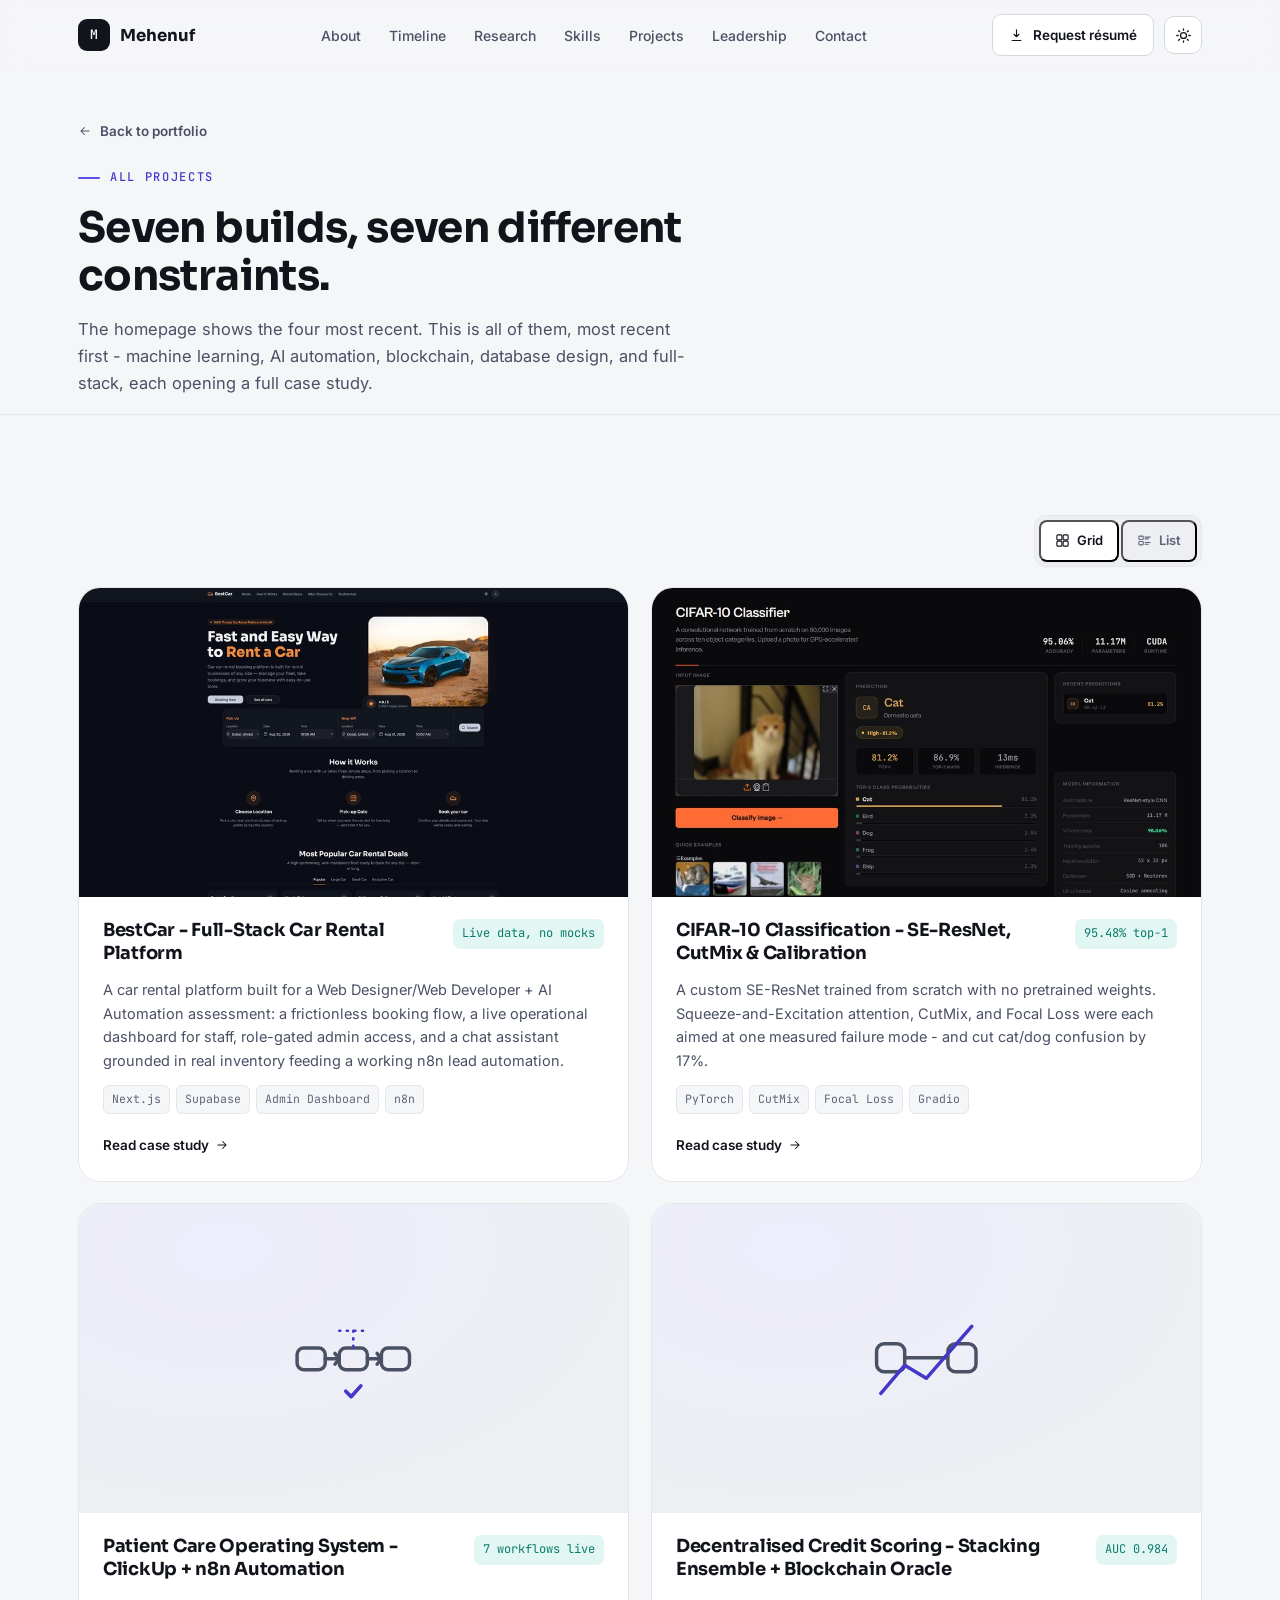
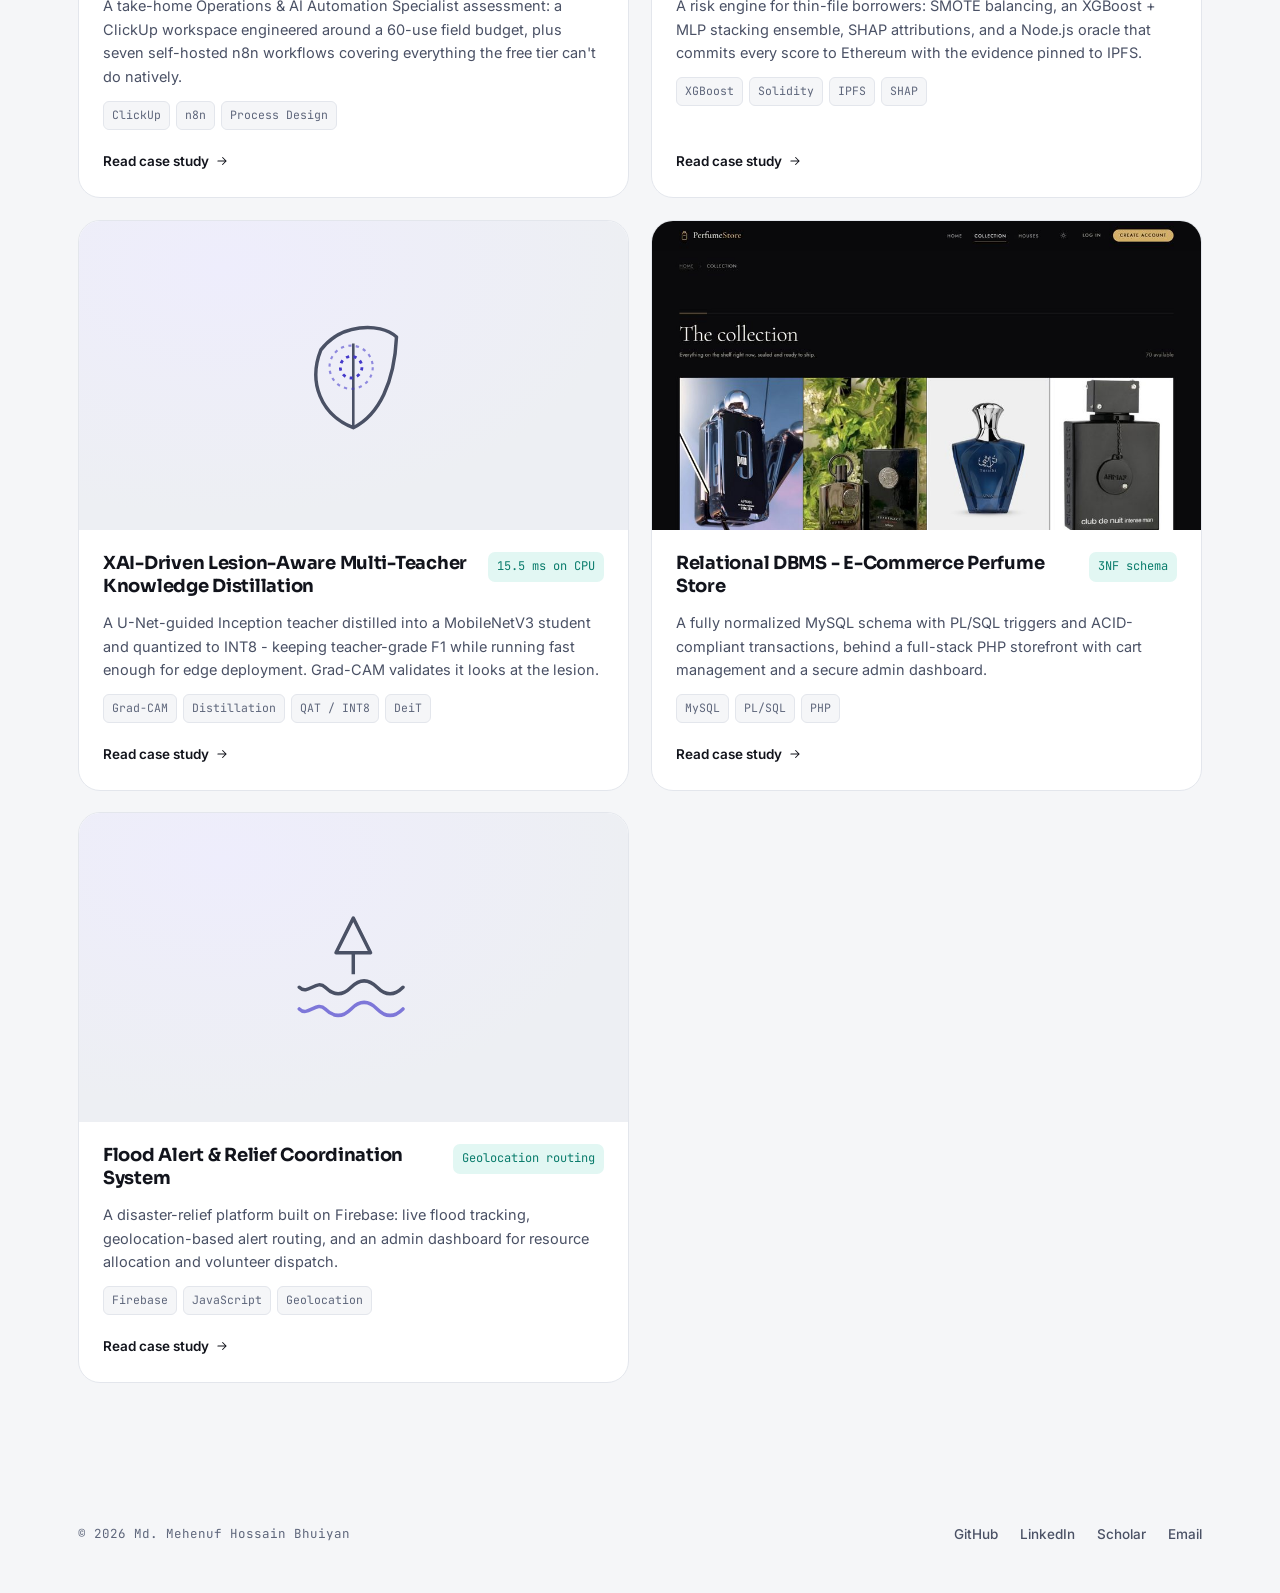
<file: projects/index.html>
<!DOCTYPE html>
<html lang="en">
<head>
<meta charset="UTF-8">
<meta name="viewport" content="width=device-width, initial-scale=1.0">
<title>All Projects - Md. Mehenuf Hossain Bhuiyan</title>
<meta name="description" content="All seven projects by Md. Mehenuf Hossain Bhuiyan - machine learning, AI automation, blockchain, database design, and full-stack development, each with a full case study.">
<meta name="theme-color" content="#F5F6F8" media="(prefers-color-scheme: light)">
<meta name="theme-color" content="#0C0E15" media="(prefers-color-scheme: dark)">
<meta property="og:title" content="All Projects - Md. Mehenuf Hossain Bhuiyan">
<meta property="og:description" content="Seven projects spanning machine learning, AI automation, blockchain, database design, and full-stack development, each with a full case study.">
<meta property="og:type" content="website">
<meta property="og:url" content="https://mehenuf.github.io/projects/">
<meta property="og:image" content="https://mehenuf.github.io/assets/img/profile-mehenuf.jpg">
<meta name="twitter:card" content="summary">
<meta name="twitter:title" content="All Projects - Md. Mehenuf Hossain Bhuiyan">
<meta name="twitter:description" content="Seven projects spanning machine learning, AI automation, blockchain, database design, and full-stack development, each with a full case study.">
<meta name="twitter:image" content="https://mehenuf.github.io/assets/img/profile-mehenuf.jpg">
<link rel="icon" href="data:image/svg+xml,%3Csvg xmlns='http://www.w3.org/2000/svg' viewBox='0 0 32 32'%3E%3Crect width='32' height='32' rx='8' fill='%2312141C'/%3E%3Ctext x='16' y='22' font-family='monospace' font-size='15' fill='%23fff' text-anchor='middle'%3EM%3C/text%3E%3C/svg%3E">
<script>
(function(){
  var d=document.documentElement; d.classList.add('js');
  var s=null; try{ s=localStorage.getItem('theme'); }catch(e){}
  var p=window.matchMedia&&window.matchMedia('(prefers-color-scheme: dark)').matches;
  d.setAttribute('data-theme', s||(p?'dark':'light'));
  var v=null; try{ v=localStorage.getItem('projectsView'); }catch(e){}
  d.setAttribute('data-proj-view', v==='list'?'list':'grid');
})();
</script>
<link rel="preconnect" href="https://fonts.googleapis.com">
<link rel="preconnect" href="https://fonts.gstatic.com" crossorigin>
<link href="https://fonts.googleapis.com/css2?family=Sora:wght@500;600;700&family=Inter:wght@400;500;600&family=JetBrains+Mono:wght@400;500&display=swap" rel="stylesheet">
<link rel="stylesheet" href="../assets/css/style.css?v=4">
</head>
<body>

<a href="#top" class="skip-link">Skip to content</a>

<header class="nav">
  <div class="nav-inner">
    <a href="../index.html#top" class="brand"><span class="mark"><span>M</span></span> Mehenuf</a>
    <nav class="nav-links" aria-label="Main">
      <a href="../index.html#about">About</a>
      <a href="../index.html#timeline">Timeline</a>
      <a href="../index.html#research">Research</a>
      <a href="../index.html#skills">Skills</a>
      <a href="../index.html#work">Projects</a>
      <a href="../index.html#leadership">Leadership</a>
      <a href="../index.html#contact">Contact</a>
    </nav>
    <div class="nav-cta">
      <a class="btn btn-ghost btn-sm" href="mailto:mehenuf@gmail.com?subject=R%C3%A9sum%C3%A9%20request%20-%20portfolio&body=Hi%20Mehenuf%2C%0A%0AI%20came%20across%20your%20portfolio%20and%20would%20like%20a%20copy%20of%20your%20CV%2Fr%C3%A9sum%C3%A9.%0A%0AName%3A%0ACompany%2Forganisation%3A%0ARole%20or%20context%3A%0A%0AThanks%2C"><svg viewBox="0 0 24 24"><path d="M12 3v11m0 0-4-4m4 4 4-4M5 20h14" fill="none" stroke="currentColor" stroke-width="1.8" stroke-linecap="round" stroke-linejoin="round"/></svg>Request résumé</a>
      <button class="icon-btn theme-toggle" aria-label="Switch to dark theme">
        <svg class="i-sun" viewBox="0 0 24 24" fill="none" aria-hidden="true"><circle cx="12" cy="12" r="4.2" stroke="currentColor" stroke-width="1.8"/><path d="M12 2.5v2M12 19.5v2M2.5 12h2M19.5 12h2M5.2 5.2l1.4 1.4M17.4 17.4l1.4 1.4M18.8 5.2l-1.4 1.4M6.6 17.4l-1.4 1.4" stroke="currentColor" stroke-width="1.8" stroke-linecap="round"/></svg>
        <svg class="i-moon" viewBox="0 0 24 24" fill="none" aria-hidden="true"><path d="M20 14.5A8.5 8.5 0 0 1 9.5 4a8.5 8.5 0 1 0 10.5 10.5Z" stroke="currentColor" stroke-width="1.8" stroke-linejoin="round"/></svg>
      </button>
      <button class="icon-btn nav-toggle" aria-label="Toggle menu" aria-expanded="false">
        <svg viewBox="0 0 24 24"><path d="M4 7h16M4 12h16M4 17h16" stroke="currentColor" stroke-width="1.8" stroke-linecap="round"/></svg>
      </button>
    </div>
  </div>
</header>

<main id="top" tabindex="-1">

  <section class="p-hero">
    <div class="wrap">
      <div data-stagger>
        <a class="p-back" href="../index.html#work"><svg viewBox="0 0 24 24"><path d="M19 12H5M11 6l-6 6 6 6" fill="none" stroke="currentColor" stroke-width="1.8" stroke-linecap="round" stroke-linejoin="round"/></svg>Back to portfolio</a>
        <div class="kicker">All projects</div>
        <h1>Seven builds, seven different constraints.</h1>
        <p class="sub">The homepage shows the four most recent. This is all of them, most recent first - machine learning, AI automation, blockchain, database design, and full-stack, each opening a full case study.</p>
      </div>
    </div>
  </section>

  <section class="p-section">
    <div class="wrap">

      <div class="view-toggle-row">
        <div class="view-toggle" role="group" aria-label="Project view">
          <button type="button" class="view-btn" data-view="grid" aria-pressed="true">
            <svg viewBox="0 0 24 24" fill="none" aria-hidden="true"><rect x="3" y="3" width="8" height="8" rx="1.6" stroke="currentColor" stroke-width="1.8"/><rect x="13" y="3" width="8" height="8" rx="1.6" stroke="currentColor" stroke-width="1.8"/><rect x="3" y="13" width="8" height="8" rx="1.6" stroke="currentColor" stroke-width="1.8"/><rect x="13" y="13" width="8" height="8" rx="1.6" stroke="currentColor" stroke-width="1.8"/></svg>
            <span>Grid</span>
          </button>
          <button type="button" class="view-btn" data-view="list" aria-pressed="false">
            <svg viewBox="0 0 24 24" fill="none" aria-hidden="true"><rect x="3" y="5" width="7" height="5.5" rx="1.3" stroke="currentColor" stroke-width="1.7"/><path d="M13 6.6h8M13 9.4h5" stroke="currentColor" stroke-width="1.7" stroke-linecap="round"/><rect x="3" y="13.5" width="7" height="5.5" rx="1.3" stroke="currentColor" stroke-width="1.7"/><path d="M13 15.1h8M13 17.9h5" stroke="currentColor" stroke-width="1.7" stroke-linecap="round"/></svg>
            <span>List</span>
          </button>
        </div>
      </div>

      <div class="proj-view proj-view-grid">
      <div class="projects-grid">

        <a class="proj-card reveal" href="car-rental-platform.html">
          <div class="proj-media">
            <img src="../assets/img/thumbs/car-rental.jpg" width="960" height="540" alt="BestCar rental platform homepage" loading="lazy" decoding="async">
          </div>
          <div class="proj-body">
            <div class="row-top"><h3>BestCar - Full-Stack Car Rental Platform</h3><span class="proj-metric">Live data, no mocks</span></div>
            <p>A car rental platform built for a Web Designer/Web Developer + AI Automation assessment: a frictionless booking flow, a live operational dashboard for staff, role-gated admin access, and a chat assistant grounded in real inventory feeding a working n8n lead automation.</p>
            <div class="proj-tags"><span>Next.js</span><span>Supabase</span><span>Admin Dashboard</span><span>n8n</span></div>
            <div class="proj-links">
              <span class="proj-link">Read case study <svg viewBox="0 0 24 24" aria-hidden="true"><path d="M5 12h14M13 6l6 6-6 6" stroke="currentColor" stroke-width="1.8" fill="none" stroke-linecap="round" stroke-linejoin="round"/></svg></span>
            </div>
          </div>
        </a>

        <a class="proj-card reveal" href="cifar10-classifier.html">
          <div class="proj-media">
            <img src="../assets/img/thumbs/cifar.jpg" width="960" height="540" alt="CIFAR-10 classifier web app predicting a cat" loading="lazy" decoding="async">
          </div>
          <div class="proj-body">
            <div class="row-top"><h3>CIFAR-10 Classification - SE-ResNet, CutMix &amp; Calibration</h3><span class="proj-metric">95.48% top-1</span></div>
            <p>A custom SE-ResNet trained from scratch with no pretrained weights. Squeeze-and-Excitation attention, CutMix, and Focal Loss were each aimed at one measured failure mode - and cut cat/dog confusion by 17%.</p>
            <div class="proj-tags"><span>PyTorch</span><span>CutMix</span><span>Focal Loss</span><span>Gradio</span></div>
            <div class="proj-links">
              <span class="proj-link">Read case study <svg viewBox="0 0 24 24" aria-hidden="true"><path d="M5 12h14M13 6l6 6-6 6" stroke="currentColor" stroke-width="1.8" fill="none" stroke-linecap="round" stroke-linejoin="round"/></svg></span>
            </div>
          </div>
        </a>

        <a class="proj-card reveal" href="patient-care-operating-system.html">
          <div class="proj-media">
            <svg class="glyph" viewBox="0 0 120 120" fill="none" aria-hidden="true">
              <g stroke="var(--ink-soft)" stroke-width="3.2">
                <rect x="8" y="50" width="26" height="20" rx="6"/>
                <rect x="47" y="50" width="26" height="20" rx="6"/>
                <rect x="86" y="50" width="26" height="20" rx="6"/>
              </g>
              <path d="M34 60h13M73 60h13" stroke="var(--ink-soft)" stroke-width="3.2" stroke-linecap="round"/>
              <path d="m43 55 4 5-4 5M82 55l4 5-4 5" stroke="var(--ink-soft)" stroke-width="3.2" stroke-linecap="round" stroke-linejoin="round"/>
              <path d="M47 34h26M60 34v16" stroke="var(--violet-deep)" stroke-width="2.4" stroke-linecap="round" stroke-dasharray="1 6"/>
              <path d="m53 90 5 5 9-10" stroke="var(--violet-deep)" stroke-width="3.4" stroke-linecap="round" stroke-linejoin="round"/>
            </svg>
          </div>
          <div class="proj-body">
            <div class="row-top"><h3>Patient Care Operating System - ClickUp + n8n Automation</h3><span class="proj-metric">7 workflows live</span></div>
            <p>A take-home Operations &amp; AI Automation Specialist assessment: a ClickUp workspace engineered around a 60-use field budget, plus seven self-hosted n8n workflows covering everything the free tier can't do natively.</p>
            <div class="proj-tags"><span>ClickUp</span><span>n8n</span><span>Process Design</span></div>
            <div class="proj-links">
              <span class="proj-link">Read case study <svg viewBox="0 0 24 24" aria-hidden="true"><path d="M5 12h14M13 6l6 6-6 6" stroke="currentColor" stroke-width="1.8" fill="none" stroke-linecap="round" stroke-linejoin="round"/></svg></span>
            </div>
          </div>
        </a>

        <a class="proj-card reveal" href="credit-scoring-blockchain.html">
          <div class="proj-media">
            <svg class="glyph" viewBox="0 0 120 120" fill="none" aria-hidden="true">
              <g stroke="var(--ink-soft)" stroke-width="3.2">
                <rect x="14" y="46" width="26" height="26" rx="7"/><rect x="80" y="46" width="26" height="26" rx="7"/>
                <path d="M40 59h40"/>
              </g>
              <path d="M18 92 40 66 60 78 102 30" stroke="var(--violet-deep)" stroke-width="3.2" stroke-linecap="round" stroke-linejoin="round"/>
            </svg>
          </div>
          <div class="proj-body">
            <div class="row-top"><h3>Decentralised Credit Scoring - Stacking Ensemble + Blockchain Oracle</h3><span class="proj-metric">AUC 0.984</span></div>
            <p>A risk engine for thin-file borrowers: SMOTE balancing, an XGBoost + MLP stacking ensemble, SHAP attributions, and a Node.js oracle that commits every score to Ethereum with the evidence pinned to IPFS.</p>
            <div class="proj-tags"><span>XGBoost</span><span>Solidity</span><span>IPFS</span><span>SHAP</span></div>
            <div class="proj-links">
              <span class="proj-link">Read case study <svg viewBox="0 0 24 24" aria-hidden="true"><path d="M5 12h14M13 6l6 6-6 6" stroke="currentColor" stroke-width="1.8" fill="none" stroke-linecap="round" stroke-linejoin="round"/></svg></span>
            </div>
          </div>
        </a>

        <a class="proj-card reveal" href="corn-leaf-xai.html">
          <div class="proj-media">
            <svg class="glyph" viewBox="0 0 120 120" fill="none" aria-hidden="true">
              <path d="M60 108C30 96 18 66 30 36 48 12 84 10 100 24 98 66 84 96 60 108Z" stroke="var(--ink-soft)" stroke-width="3.2" stroke-linejoin="round"/>
              <path d="M60 108V30" stroke="var(--ink-soft)" stroke-width="2.4"/>
              <circle cx="58" cy="52" r="10" stroke="var(--violet-deep)" stroke-width="2.6" stroke-dasharray="3 4"/>
              <circle cx="58" cy="52" r="20" stroke="var(--violet-deep)" stroke-width="2" stroke-dasharray="3 4" opacity="0.55"/>
            </svg>
          </div>
          <div class="proj-body">
            <div class="row-top"><h3>XAI-Driven Lesion-Aware Multi-Teacher Knowledge Distillation</h3><span class="proj-metric">15.5 ms on CPU</span></div>
            <p>A U-Net-guided Inception teacher distilled into a MobileNetV3 student and quantized to INT8 - keeping teacher-grade F1 while running fast enough for edge deployment. Grad-CAM validates it looks at the lesion.</p>
            <div class="proj-tags"><span>Grad-CAM</span><span>Distillation</span><span>QAT / INT8</span><span>DeiT</span></div>
            <div class="proj-links">
              <span class="proj-link">Read case study <svg viewBox="0 0 24 24" aria-hidden="true"><path d="M5 12h14M13 6l6 6-6 6" stroke="currentColor" stroke-width="1.8" fill="none" stroke-linecap="round" stroke-linejoin="round"/></svg></span>
            </div>
          </div>
        </a>

        <a class="proj-card reveal" href="perfume-store-rdbms.html">
          <div class="proj-media">
            <img src="../assets/img/thumbs/perfume.jpg" width="960" height="540" alt="PerfumeStore collection page storefront" loading="lazy" decoding="async">
          </div>
          <div class="proj-body">
            <div class="row-top"><h3>Relational DBMS - E-Commerce Perfume Store</h3><span class="proj-metric">3NF schema</span></div>
            <p>A fully normalized MySQL schema with PL/SQL triggers and ACID-compliant transactions, behind a full-stack PHP storefront with cart management and a secure admin dashboard.</p>
            <div class="proj-tags"><span>MySQL</span><span>PL/SQL</span><span>PHP</span></div>
            <div class="proj-links">
              <span class="proj-link">Read case study <svg viewBox="0 0 24 24" aria-hidden="true"><path d="M5 12h14M13 6l6 6-6 6" stroke="currentColor" stroke-width="1.8" fill="none" stroke-linecap="round" stroke-linejoin="round"/></svg></span>
            </div>
          </div>
        </a>

        <a class="proj-card reveal" href="flood-alert-system.html">
          <div class="proj-media">
            <svg class="glyph" viewBox="0 0 120 120" fill="none" aria-hidden="true">
              <path d="M60 14 76 46H44L60 14Z" stroke="var(--ink-soft)" stroke-width="3.2" stroke-linejoin="round"/>
              <path d="M60 46v20" stroke="var(--ink-soft)" stroke-width="3.2"/>
              <path d="M10 78c8 8 16-8 24 0s16 8 24 0 16-8 24 0 16 8 24 0" stroke="var(--ink-soft)" stroke-width="3.2" stroke-linecap="round"/>
              <path d="M10 98c8 8 16-8 24 0s16 8 24 0 16-8 24 0 16 8 24 0" stroke="var(--violet-deep)" stroke-width="3.2" stroke-linecap="round" opacity="0.65"/>
            </svg>
          </div>
          <div class="proj-body">
            <div class="row-top"><h3>Flood Alert &amp; Relief Coordination System</h3><span class="proj-metric">Geolocation routing</span></div>
            <p>A disaster-relief platform built on Firebase: live flood tracking, geolocation-based alert routing, and an admin dashboard for resource allocation and volunteer dispatch.</p>
            <div class="proj-tags"><span>Firebase</span><span>JavaScript</span><span>Geolocation</span></div>
            <div class="proj-links">
              <span class="proj-link">Read case study <svg viewBox="0 0 24 24" aria-hidden="true"><path d="M5 12h14M13 6l6 6-6 6" stroke="currentColor" stroke-width="1.8" fill="none" stroke-linecap="round" stroke-linejoin="round"/></svg></span>
            </div>
          </div>
        </a>

      </div>
      </div>

      <div class="proj-view proj-view-list">
      <div class="proj-list">

        <a class="proj-row reveal" href="car-rental-platform.html">
          <div class="proj-row-media">
            <img src="../assets/img/thumbs/car-rental.jpg" width="960" height="540" alt="BestCar rental platform homepage" loading="lazy" decoding="async">
          </div>
          <div class="proj-row-body">
            <div class="row-top"><h3>BestCar - Full-Stack Car Rental Platform</h3><span class="proj-metric">Live data, no mocks</span></div>
            <p>A car rental platform built for a Web Designer/Web Developer + AI Automation assessment: a frictionless booking flow, a live operational dashboard for staff, role-gated admin access, and a chat assistant grounded in real inventory feeding a working n8n lead automation.</p>
            <div class="proj-tags"><span>Next.js</span><span>Supabase</span><span>Admin Dashboard</span><span>n8n</span></div>
          </div>
          <span class="proj-link">Read case study <svg viewBox="0 0 24 24" aria-hidden="true"><path d="M5 12h14M13 6l6 6-6 6" stroke="currentColor" stroke-width="1.8" fill="none" stroke-linecap="round" stroke-linejoin="round"/></svg></span>
        </a>

        <a class="proj-row reveal" href="cifar10-classifier.html">
          <div class="proj-row-media">
            <img src="../assets/img/thumbs/cifar.jpg" width="960" height="540" alt="CIFAR-10 classifier web app predicting a cat" loading="lazy" decoding="async">
          </div>
          <div class="proj-row-body">
            <div class="row-top"><h3>CIFAR-10 Classification - SE-ResNet, CutMix &amp; Calibration</h3><span class="proj-metric">95.48% top-1</span></div>
            <p>A custom SE-ResNet trained from scratch with no pretrained weights. Squeeze-and-Excitation attention, CutMix, and Focal Loss were each aimed at one measured failure mode - and cut cat/dog confusion by 17%.</p>
            <div class="proj-tags"><span>PyTorch</span><span>CutMix</span><span>Focal Loss</span><span>Gradio</span></div>
          </div>
          <span class="proj-link">Read case study <svg viewBox="0 0 24 24" aria-hidden="true"><path d="M5 12h14M13 6l6 6-6 6" stroke="currentColor" stroke-width="1.8" fill="none" stroke-linecap="round" stroke-linejoin="round"/></svg></span>
        </a>

        <a class="proj-row reveal" href="patient-care-operating-system.html">
          <div class="proj-row-media">
            <svg class="glyph" viewBox="0 0 120 120" fill="none" aria-hidden="true">
              <g stroke="var(--ink-soft)" stroke-width="3.2">
                <rect x="8" y="50" width="26" height="20" rx="6"/>
                <rect x="47" y="50" width="26" height="20" rx="6"/>
                <rect x="86" y="50" width="26" height="20" rx="6"/>
              </g>
              <path d="M34 60h13M73 60h13" stroke="var(--ink-soft)" stroke-width="3.2" stroke-linecap="round"/>
              <path d="m43 55 4 5-4 5M82 55l4 5-4 5" stroke="var(--ink-soft)" stroke-width="3.2" stroke-linecap="round" stroke-linejoin="round"/>
              <path d="M47 34h26M60 34v16" stroke="var(--violet-deep)" stroke-width="2.4" stroke-linecap="round" stroke-dasharray="1 6"/>
              <path d="m53 90 5 5 9-10" stroke="var(--violet-deep)" stroke-width="3.4" stroke-linecap="round" stroke-linejoin="round"/>
            </svg>
          </div>
          <div class="proj-row-body">
            <div class="row-top"><h3>Patient Care Operating System - ClickUp + n8n Automation</h3><span class="proj-metric">7 workflows live</span></div>
            <p>A take-home Operations &amp; AI Automation Specialist assessment: a ClickUp workspace engineered around a 60-use field budget, plus seven self-hosted n8n workflows covering everything the free tier can't do natively.</p>
            <div class="proj-tags"><span>ClickUp</span><span>n8n</span><span>Process Design</span></div>
          </div>
          <span class="proj-link">Read case study <svg viewBox="0 0 24 24" aria-hidden="true"><path d="M5 12h14M13 6l6 6-6 6" stroke="currentColor" stroke-width="1.8" fill="none" stroke-linecap="round" stroke-linejoin="round"/></svg></span>
        </a>

        <a class="proj-row reveal" href="credit-scoring-blockchain.html">
          <div class="proj-row-media">
            <svg class="glyph" viewBox="0 0 120 120" fill="none" aria-hidden="true">
              <g stroke="var(--ink-soft)" stroke-width="3.2">
                <rect x="14" y="46" width="26" height="26" rx="7"/><rect x="80" y="46" width="26" height="26" rx="7"/>
                <path d="M40 59h40"/>
              </g>
              <path d="M18 92 40 66 60 78 102 30" stroke="var(--violet-deep)" stroke-width="3.2" stroke-linecap="round" stroke-linejoin="round"/>
            </svg>
          </div>
          <div class="proj-row-body">
            <div class="row-top"><h3>Decentralised Credit Scoring - Stacking Ensemble + Blockchain Oracle</h3><span class="proj-metric">AUC 0.984</span></div>
            <p>A risk engine for thin-file borrowers: SMOTE balancing, an XGBoost + MLP stacking ensemble, SHAP attributions, and a Node.js oracle that commits every score to Ethereum with the evidence pinned to IPFS.</p>
            <div class="proj-tags"><span>XGBoost</span><span>Solidity</span><span>IPFS</span><span>SHAP</span></div>
          </div>
          <span class="proj-link">Read case study <svg viewBox="0 0 24 24" aria-hidden="true"><path d="M5 12h14M13 6l6 6-6 6" stroke="currentColor" stroke-width="1.8" fill="none" stroke-linecap="round" stroke-linejoin="round"/></svg></span>
        </a>

        <a class="proj-row reveal" href="corn-leaf-xai.html">
          <div class="proj-row-media">
            <svg class="glyph" viewBox="0 0 120 120" fill="none" aria-hidden="true">
              <path d="M60 108C30 96 18 66 30 36 48 12 84 10 100 24 98 66 84 96 60 108Z" stroke="var(--ink-soft)" stroke-width="3.2" stroke-linejoin="round"/>
              <path d="M60 108V30" stroke="var(--ink-soft)" stroke-width="2.4"/>
              <circle cx="58" cy="52" r="10" stroke="var(--violet-deep)" stroke-width="2.6" stroke-dasharray="3 4"/>
              <circle cx="58" cy="52" r="20" stroke="var(--violet-deep)" stroke-width="2" stroke-dasharray="3 4" opacity="0.55"/>
            </svg>
          </div>
          <div class="proj-row-body">
            <div class="row-top"><h3>XAI-Driven Lesion-Aware Multi-Teacher Knowledge Distillation</h3><span class="proj-metric">15.5 ms on CPU</span></div>
            <p>A U-Net-guided Inception teacher distilled into a MobileNetV3 student and quantized to INT8 - keeping teacher-grade F1 while running fast enough for edge deployment. Grad-CAM validates it looks at the lesion.</p>
            <div class="proj-tags"><span>Grad-CAM</span><span>Distillation</span><span>QAT / INT8</span><span>DeiT</span></div>
          </div>
          <span class="proj-link">Read case study <svg viewBox="0 0 24 24" aria-hidden="true"><path d="M5 12h14M13 6l6 6-6 6" stroke="currentColor" stroke-width="1.8" fill="none" stroke-linecap="round" stroke-linejoin="round"/></svg></span>
        </a>

        <a class="proj-row reveal" href="perfume-store-rdbms.html">
          <div class="proj-row-media">
            <img src="../assets/img/thumbs/perfume.jpg" width="960" height="540" alt="PerfumeStore collection page storefront" loading="lazy" decoding="async">
          </div>
          <div class="proj-row-body">
            <div class="row-top"><h3>Relational DBMS - E-Commerce Perfume Store</h3><span class="proj-metric">3NF schema</span></div>
            <p>A fully normalized MySQL schema with PL/SQL triggers and ACID-compliant transactions, behind a full-stack PHP storefront with cart management and a secure admin dashboard.</p>
            <div class="proj-tags"><span>MySQL</span><span>PL/SQL</span><span>PHP</span></div>
          </div>
          <span class="proj-link">Read case study <svg viewBox="0 0 24 24" aria-hidden="true"><path d="M5 12h14M13 6l6 6-6 6" stroke="currentColor" stroke-width="1.8" fill="none" stroke-linecap="round" stroke-linejoin="round"/></svg></span>
        </a>

        <a class="proj-row reveal" href="flood-alert-system.html">
          <div class="proj-row-media">
            <svg class="glyph" viewBox="0 0 120 120" fill="none" aria-hidden="true">
              <path d="M60 14 76 46H44L60 14Z" stroke="var(--ink-soft)" stroke-width="3.2" stroke-linejoin="round"/>
              <path d="M60 46v20" stroke="var(--ink-soft)" stroke-width="3.2"/>
              <path d="M10 78c8 8 16-8 24 0s16 8 24 0 16-8 24 0 16 8 24 0" stroke="var(--ink-soft)" stroke-width="3.2" stroke-linecap="round"/>
              <path d="M10 98c8 8 16-8 24 0s16 8 24 0 16-8 24 0 16 8 24 0" stroke="var(--violet-deep)" stroke-width="3.2" stroke-linecap="round" opacity="0.65"/>
            </svg>
          </div>
          <div class="proj-row-body">
            <div class="row-top"><h3>Flood Alert &amp; Relief Coordination System</h3><span class="proj-metric">Geolocation routing</span></div>
            <p>A disaster-relief platform built on Firebase: live flood tracking, geolocation-based alert routing, and an admin dashboard for resource allocation and volunteer dispatch.</p>
            <div class="proj-tags"><span>Firebase</span><span>JavaScript</span><span>Geolocation</span></div>
          </div>
          <span class="proj-link">Read case study <svg viewBox="0 0 24 24" aria-hidden="true"><path d="M5 12h14M13 6l6 6-6 6" stroke="currentColor" stroke-width="1.8" fill="none" stroke-linecap="round" stroke-linejoin="round"/></svg></span>
        </a>

      </div>
      </div>

    </div>
  </section>

</main>

<footer class="footer">
  <div class="wrap footer-inner">
    <span class="foot-note">© <span data-year></span> Md. Mehenuf Hossain Bhuiyan</span>
    <div class="footer-links">
      <a href="https://github.com/mehenuf" target="_blank" rel="noopener">GitHub</a>
      <a href="https://www.linkedin.com/in/mehenuf" target="_blank" rel="noopener">LinkedIn</a>
      <a href="https://scholar.google.com/citations?user=QUsIy4QAAAAJ&hl=en" target="_blank" rel="noopener">Scholar</a>
      <a href="mailto:mehenuf@gmail.com">Email</a>
    </div>
  </div>
</footer>

<script src="../assets/js/main.js?v=4"></script>
</body>
</html>
</file>
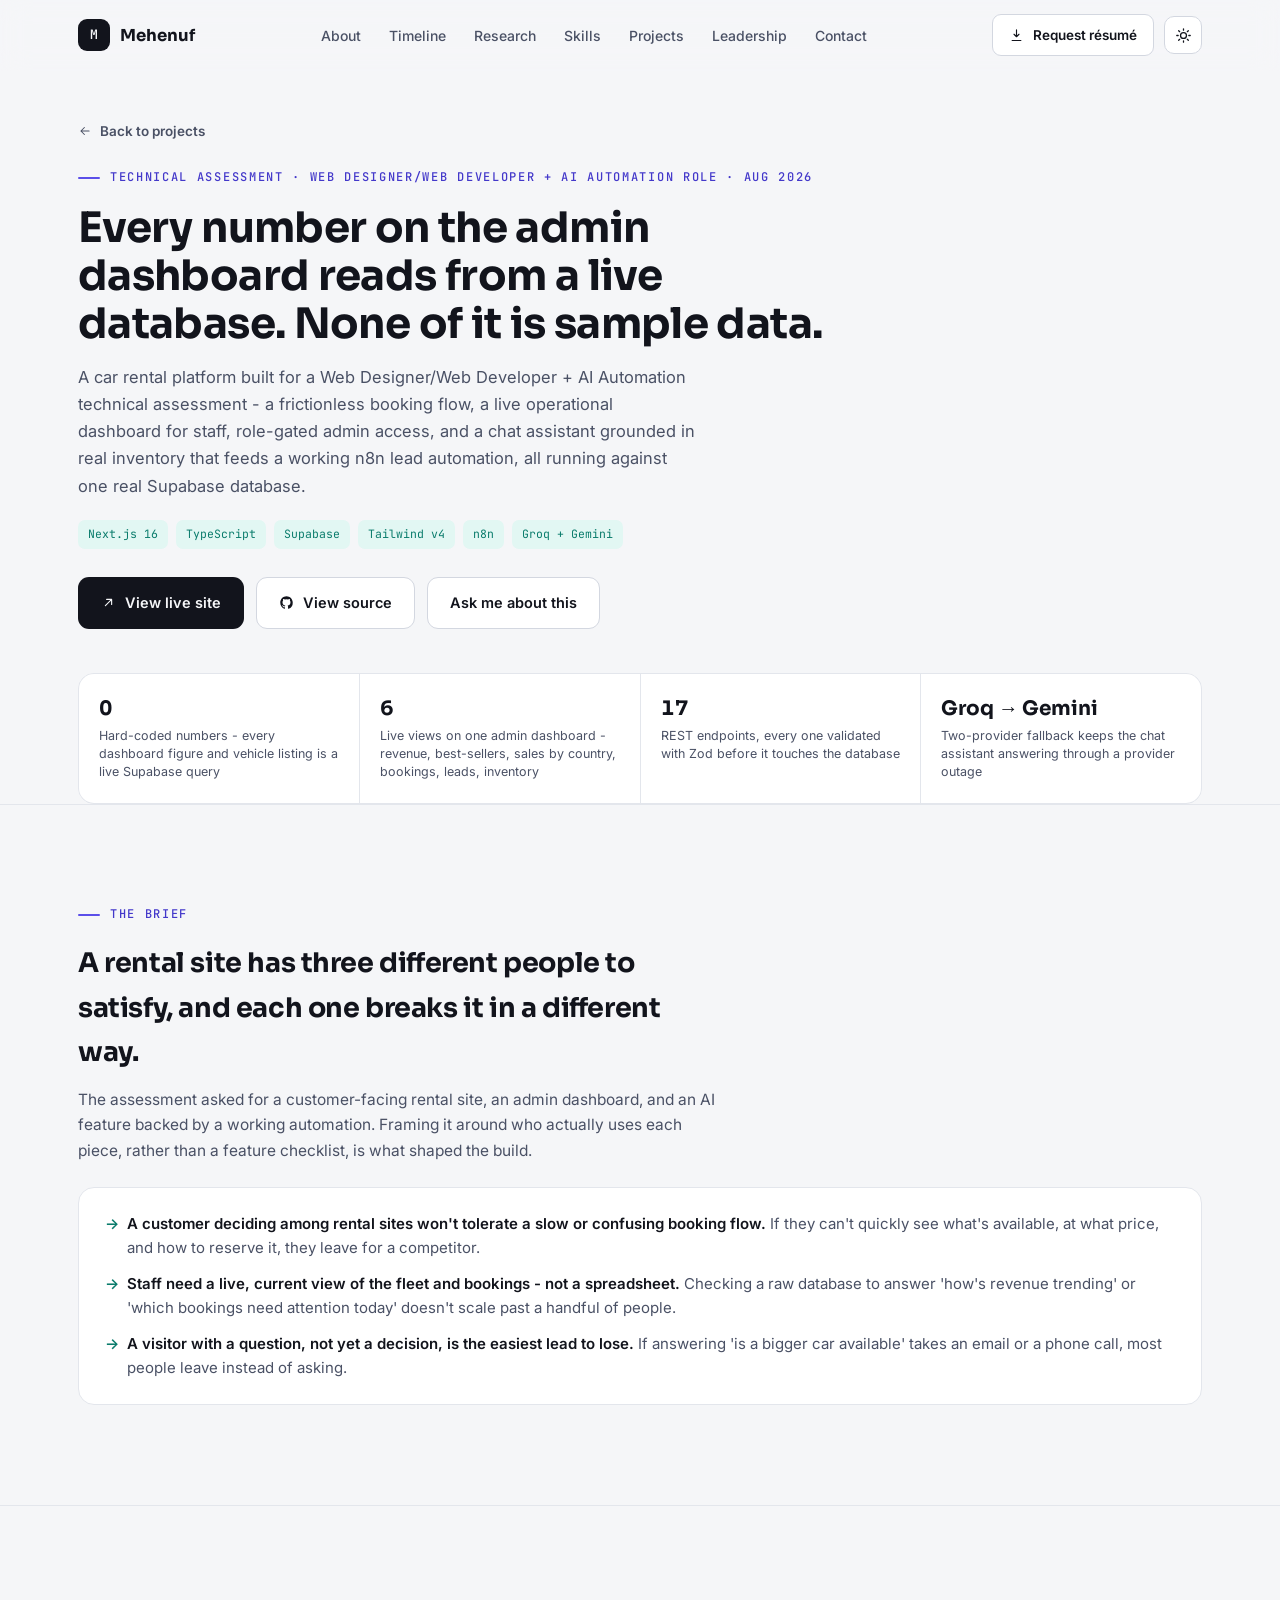
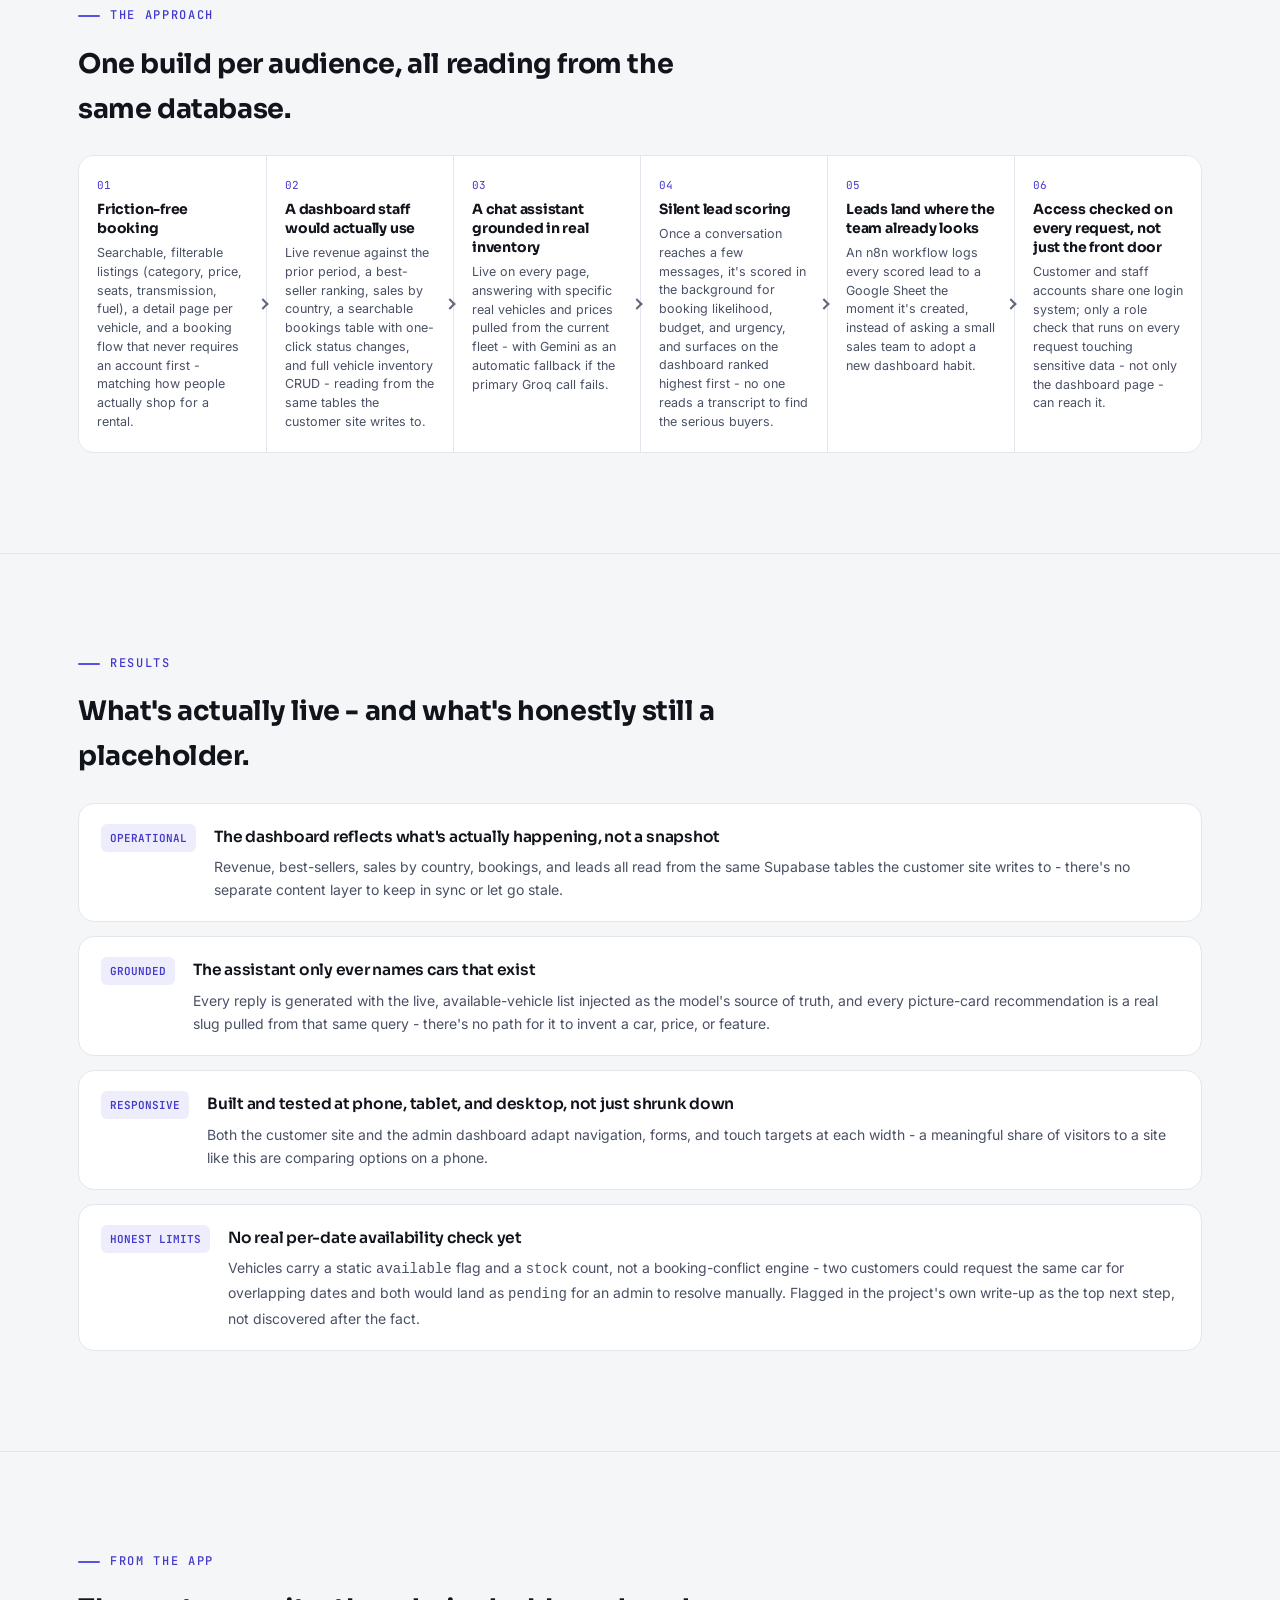
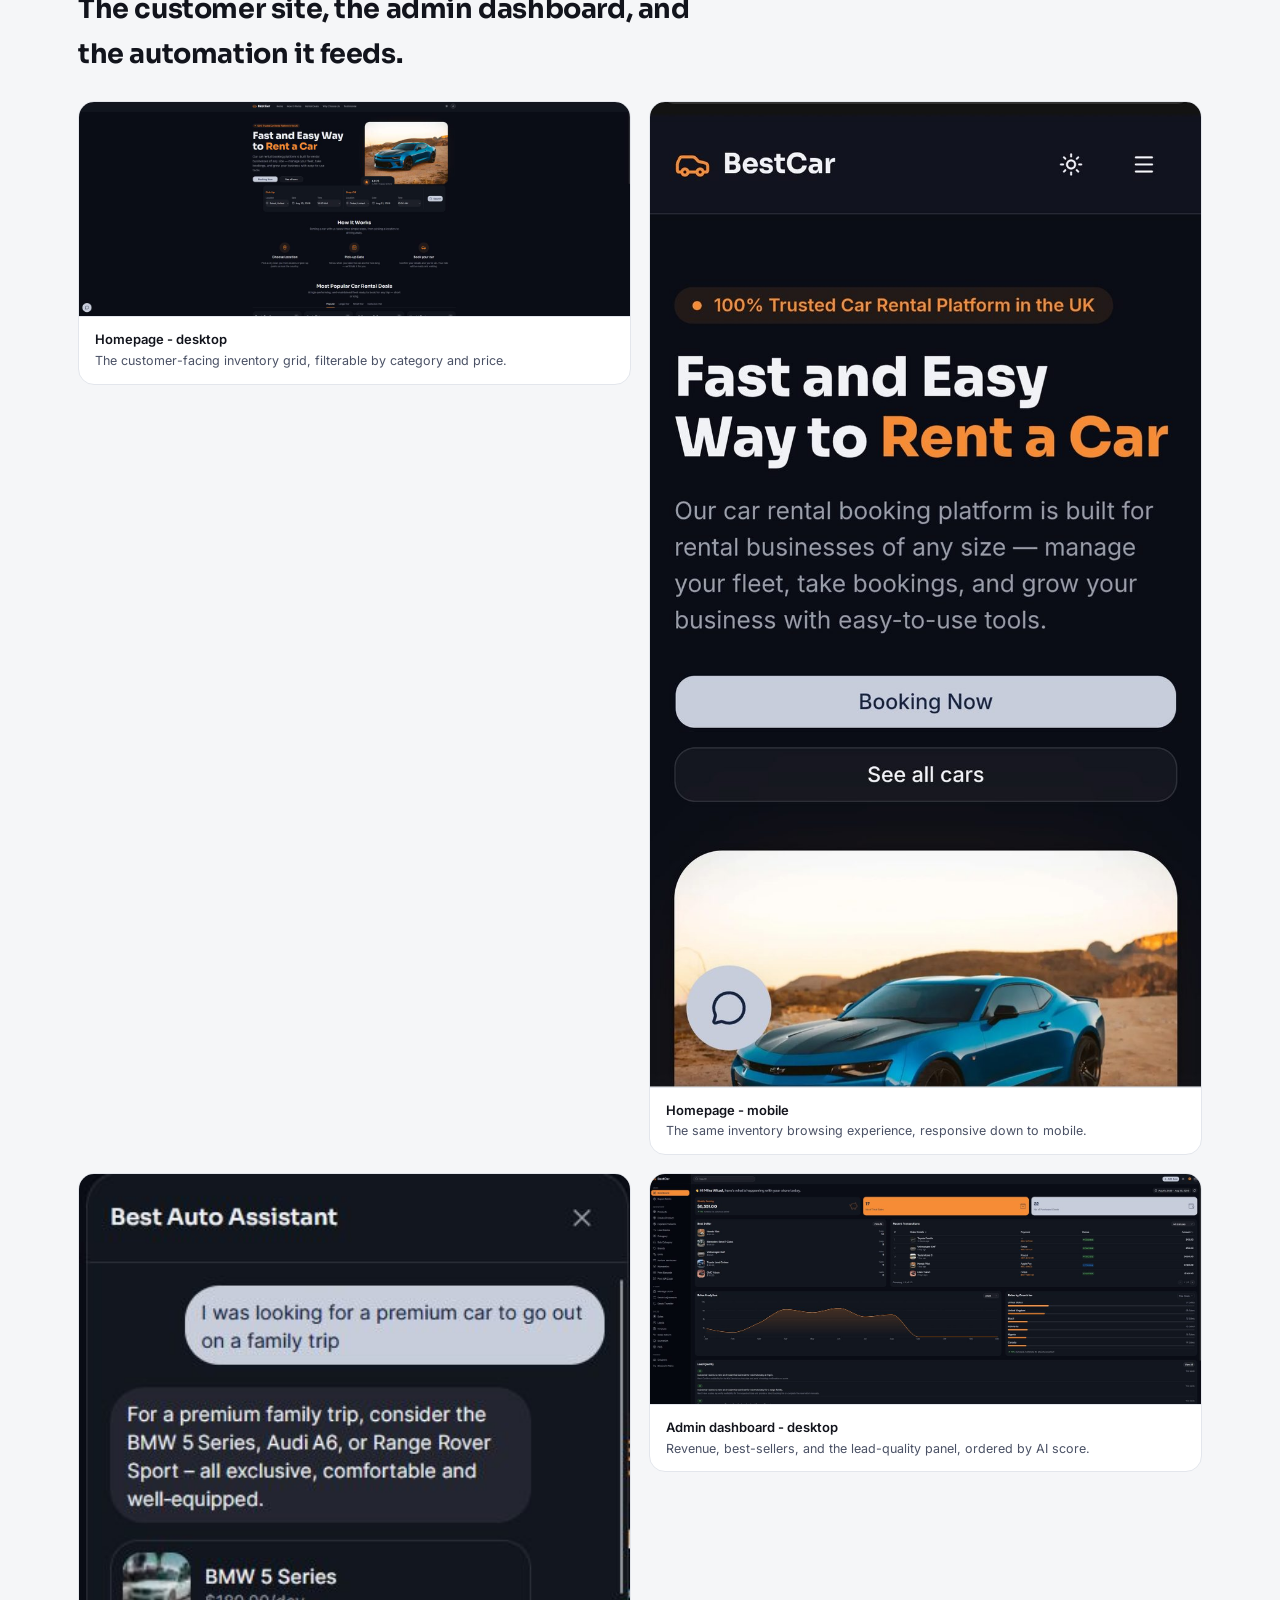
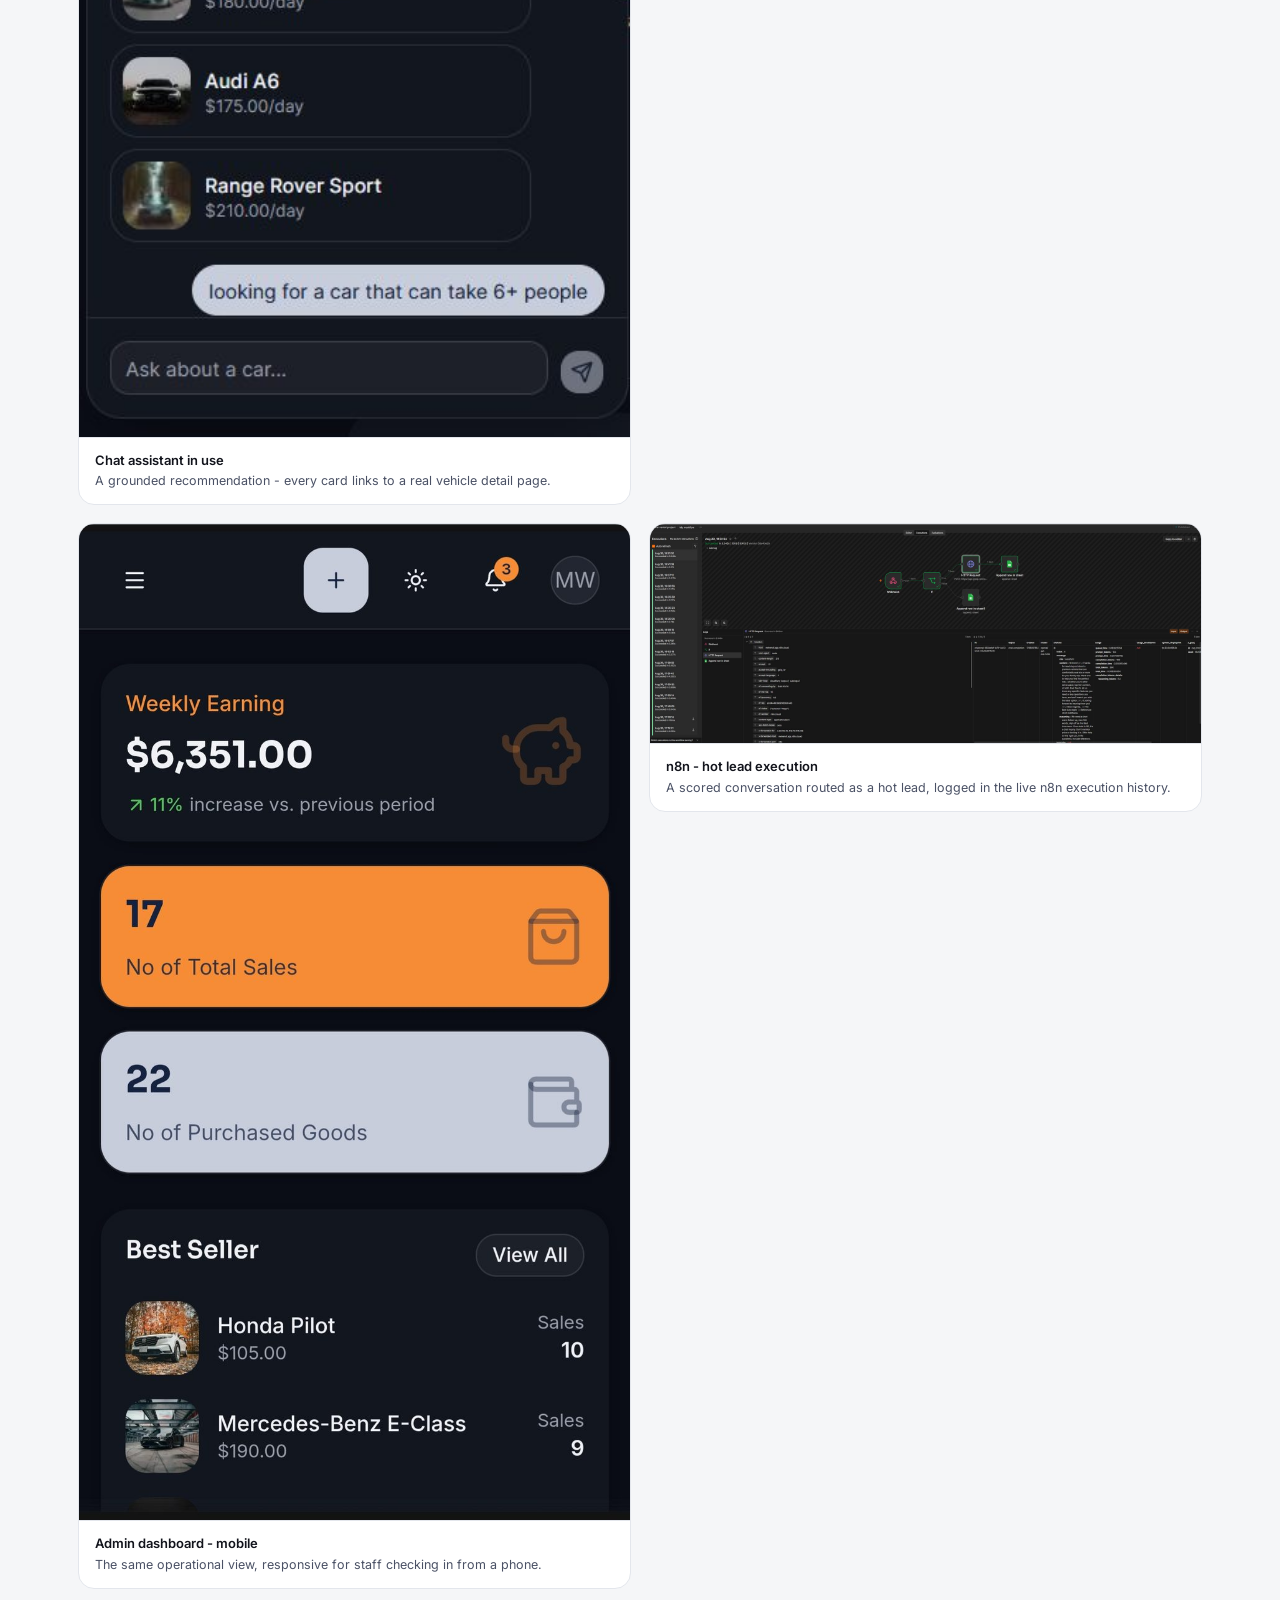
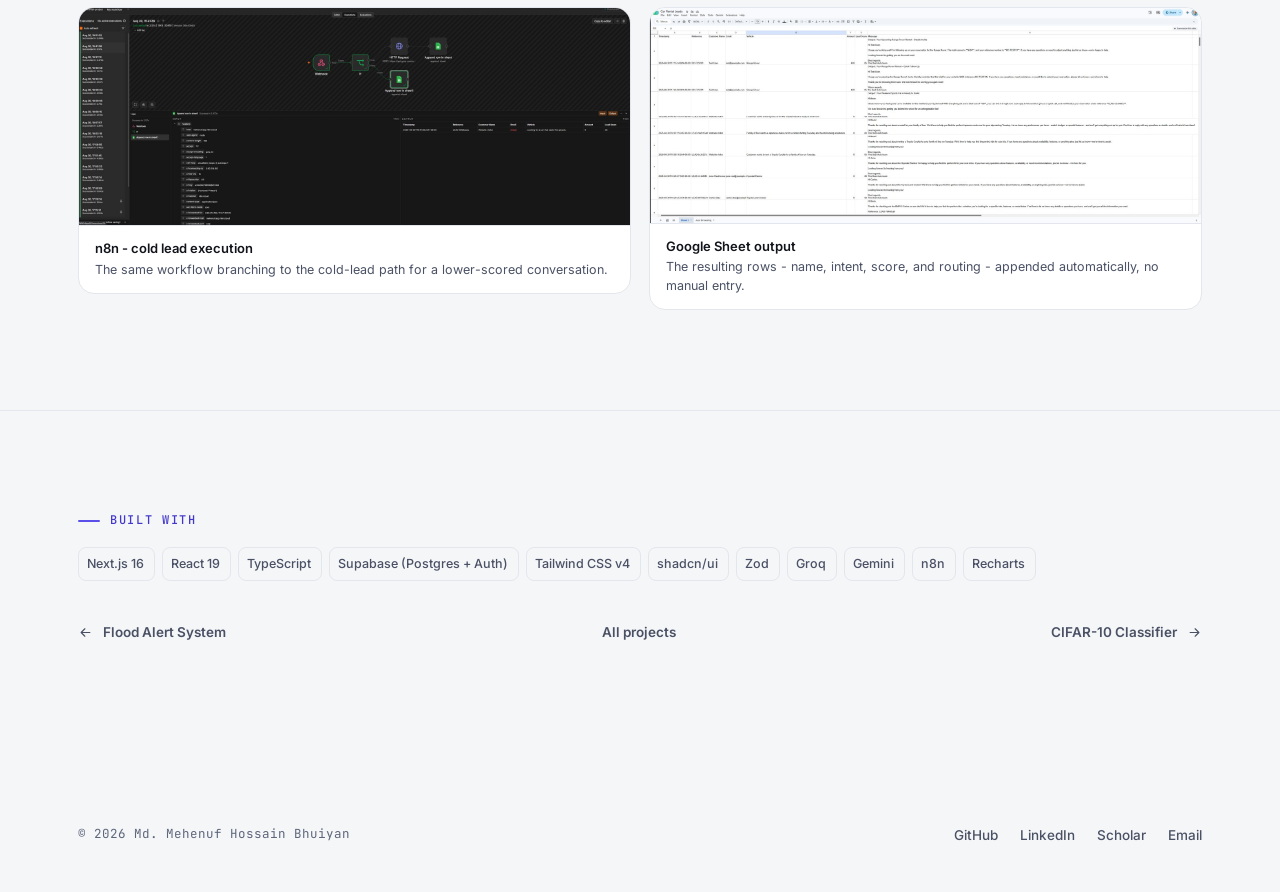
<file: projects/car-rental-platform.html>
<!DOCTYPE html>
<html lang="en">
<head>
<meta charset="UTF-8">
<meta name="viewport" content="width=device-width, initial-scale=1.0">
<title>BestCar - Full-Stack Car Rental Platform with AI Assistant - Md. Mehenuf Hossain Bhuiyan</title>
<meta name="description" content="A car rental platform built for a Web Designer/Web Developer + AI Automation technical assessment: a booking flow, a live operational admin dashboard, role-gated access, and a grounded chat assistant feeding a working n8n lead automation - all on one real Supabase database.">
<meta name="theme-color" content="#F5F6F8" media="(prefers-color-scheme: light)">
<meta name="theme-color" content="#0C0E15" media="(prefers-color-scheme: dark)">
<meta property="og:title" content="BestCar - Full-Stack Car Rental Platform with AI Assistant - Md. Mehenuf Hossain Bhuiyan">
<meta property="og:description" content="A car rental platform built for a Web Designer/Web Developer + AI Automation technical assessment: a booking flow, a live operational admin dashboard, role-gated access, and a grounded chat assistant feeding a working n8n lead automation - all on one real Supabase database.">
<meta property="og:type" content="article">
<meta property="og:url" content="https://mehenuf.github.io/projects/car-rental-platform.html">
<meta property="og:image" content="https://mehenuf.github.io/assets/img/profile-mehenuf.jpg">
<meta name="twitter:card" content="summary">
<meta name="twitter:title" content="BestCar - Full-Stack Car Rental Platform with AI Assistant - Md. Mehenuf Hossain Bhuiyan">
<meta name="twitter:description" content="A car rental platform built for a Web Designer/Web Developer + AI Automation technical assessment: a booking flow, a live operational admin dashboard, role-gated access, and a grounded chat assistant feeding a working n8n lead automation - all on one real Supabase database.">
<meta name="twitter:image" content="https://mehenuf.github.io/assets/img/profile-mehenuf.jpg">
<link rel="icon" href="data:image/svg+xml,%3Csvg xmlns='http://www.w3.org/2000/svg' viewBox='0 0 32 32'%3E%3Crect width='32' height='32' rx='8' fill='%2312141C'/%3E%3Ctext x='16' y='22' font-family='monospace' font-size='15' fill='%23fff' text-anchor='middle'%3EM%3C/text%3E%3C/svg%3E">
<script>
(function(){
  var d=document.documentElement; d.classList.add('js');
  var s=null; try{ s=localStorage.getItem('theme'); }catch(e){}
  var p=window.matchMedia&&window.matchMedia('(prefers-color-scheme: dark)').matches;
  d.setAttribute('data-theme', s||(p?'dark':'light'));
})();
</script>
<link rel="preconnect" href="https://fonts.googleapis.com">
<link rel="preconnect" href="https://fonts.gstatic.com" crossorigin>
<link href="https://fonts.googleapis.com/css2?family=Sora:wght@500;600;700&family=Inter:wght@400;500;600&family=JetBrains+Mono:wght@400;500&display=swap" rel="stylesheet">
<link rel="stylesheet" href="../assets/css/style.css?v=4">
</head>
<body>

<a href="#top" class="skip-link">Skip to content</a>

<header class="nav">
  <div class="nav-inner">
    <a href="../index.html#top" class="brand"><span class="mark"><span>M</span></span> Mehenuf</a>
    <nav class="nav-links" aria-label="Main">
      <a href="../index.html#about">About</a>
      <a href="../index.html#timeline">Timeline</a>
      <a href="../index.html#research">Research</a>
      <a href="../index.html#skills">Skills</a>
      <a href="../index.html#work">Projects</a>
      <a href="../index.html#leadership">Leadership</a>
      <a href="../index.html#contact">Contact</a>
    </nav>
    <div class="nav-cta">
      <a class="btn btn-ghost btn-sm" href="mailto:mehenuf@gmail.com?subject=R%C3%A9sum%C3%A9%20request%20-%20portfolio&body=Hi%20Mehenuf%2C%0A%0AI%20came%20across%20your%20portfolio%20and%20would%20like%20a%20copy%20of%20your%20CV%2Fr%C3%A9sum%C3%A9.%0A%0AName%3A%0ACompany%2Forganisation%3A%0ARole%20or%20context%3A%0A%0AThanks%2C"><svg viewBox="0 0 24 24"><path d="M12 3v11m0 0-4-4m4 4 4-4M5 20h14" fill="none" stroke="currentColor" stroke-width="1.8" stroke-linecap="round" stroke-linejoin="round"/></svg>Request résumé</a>
      <button class="icon-btn theme-toggle" aria-label="Switch to dark theme">
        <svg class="i-sun" viewBox="0 0 24 24" fill="none" aria-hidden="true"><circle cx="12" cy="12" r="4.2" stroke="currentColor" stroke-width="1.8"/><path d="M12 2.5v2M12 19.5v2M2.5 12h2M19.5 12h2M5.2 5.2l1.4 1.4M17.4 17.4l1.4 1.4M18.8 5.2l-1.4 1.4M6.6 17.4l-1.4 1.4" stroke="currentColor" stroke-width="1.8" stroke-linecap="round"/></svg>
        <svg class="i-moon" viewBox="0 0 24 24" fill="none" aria-hidden="true"><path d="M20 14.5A8.5 8.5 0 0 1 9.5 4a8.5 8.5 0 1 0 10.5 10.5Z" stroke="currentColor" stroke-width="1.8" stroke-linejoin="round"/></svg>
      </button>
      <button class="icon-btn nav-toggle" aria-label="Toggle menu" aria-expanded="false">
        <svg viewBox="0 0 24 24"><path d="M4 7h16M4 12h16M4 17h16" stroke="currentColor" stroke-width="1.8" stroke-linecap="round"/></svg>
      </button>
    </div>
  </div>
</header>

<main id="top" tabindex="-1">
  <section class="p-hero">
    <div class="wrap">
      <div data-stagger>
        <a class="p-back" href="../index.html#work"><svg viewBox="0 0 24 24"><path d="M19 12H5M11 6l-6 6 6 6" fill="none" stroke="currentColor" stroke-width="1.8" stroke-linecap="round" stroke-linejoin="round"/></svg>Back to projects</a>
        <div class="kicker">Technical assessment · Web Designer/Web Developer + AI Automation role · Aug 2026</div>
        <h1>Every number on the admin dashboard reads from a live database. None of it is sample data.</h1>
        <p class="sub">A car rental platform built for a Web Designer/Web Developer + AI Automation technical assessment - a frictionless booking flow, a live operational dashboard for staff, role-gated admin access, and a chat assistant grounded in real inventory that feeds a working n8n lead automation, all running against one real Supabase database.</p>
        <div class="p-tags"><span>Next.js 16</span><span>TypeScript</span><span>Supabase</span><span>Tailwind v4</span><span>n8n</span><span>Groq + Gemini</span></div>
        <div class="p-cta-row">
          <a class="btn btn-primary" href="https://car-rental-project-mehenuf.vercel.app/" target="_blank" rel="noopener"><svg viewBox="0 0 24 24"><path d="M7 17 17 7M9 7h8v8" fill="none" stroke="currentColor" stroke-width="1.8" stroke-linecap="round" stroke-linejoin="round"/></svg>View live site</a>
          <a class="btn btn-ghost" href="https://github.com/mehenuf/car-rental-project" target="_blank" rel="noopener"><svg viewBox="0 0 24 24"><path fill="currentColor" d="M12 2C6.48 2 2 6.58 2 12.26c0 4.54 2.87 8.39 6.84 9.75.5.1.68-.22.68-.5 0-.24-.01-1.05-.01-1.9-2.78.62-3.37-1.19-3.37-1.19-.46-1.2-1.11-1.53-1.11-1.53-.91-.64.07-.63.07-.63 1 .07 1.53 1.05 1.53 1.05.89 1.56 2.34 1.11 2.91.85.09-.66.35-1.11.63-1.36-2.22-.26-4.56-1.14-4.56-5.06 0-1.12.39-2.03 1.03-2.75-.1-.26-.45-1.31.1-2.73 0 0 .84-.27 2.75 1.05a9.3 9.3 0 0 1 5 0c1.91-1.32 2.75-1.05 2.75-1.05.55 1.42.2 2.47.1 2.73.64.72 1.03 1.63 1.03 2.75 0 3.93-2.35 4.79-4.58 5.05.36.32.68.94.68 1.9 0 1.37-.01 2.47-.01 2.81 0 .28.18.61.69.5A10.03 10.03 0 0 0 22 12.26C22 6.58 17.52 2 12 2Z"/></svg>View source</a><a class="btn btn-ghost" href="../index.html#contact">Ask me about this</a>
        </div>
      </div>
      <div class="facts" data-stagger style="margin-top:44px;"><div class="fact"><div class="k">0</div><div class="v">Hard-coded numbers - every dashboard figure and vehicle listing is a live Supabase query</div></div><div class="fact"><div class="k">6</div><div class="v">Live views on one admin dashboard - revenue, best-sellers, sales by country, bookings, leads, inventory</div></div><div class="fact"><div class="k">17</div><div class="v">REST endpoints, every one validated with Zod before it touches the database</div></div><div class="fact"><div class="k">Groq → Gemini</div><div class="v">Two-provider fallback keeps the chat assistant answering through a provider outage</div></div></div>
    </div>
  </section>

  <section class="p-section">
    <div class="wrap">
      <div class="reveal">
        <div class="kicker">The brief</div>
        <h2>A rental site has three different people to satisfy, and each one breaks it in a different way.</h2>
        <p class="p-lede">The assessment asked for a customer-facing rental site, an admin dashboard, and an AI feature backed by a working automation. Framing it around who actually uses each piece, rather than a feature checklist, is what shaped the build.</p>
      </div>
      <div class="p-block reveal"><ul><li><b>A customer deciding among rental sites won't tolerate a slow or confusing booking flow.</b> If they can't quickly see what's available, at what price, and how to reserve it, they leave for a competitor.</li><li><b>Staff need a live, current view of the fleet and bookings - not a spreadsheet.</b> Checking a raw database to answer 'how's revenue trending' or 'which bookings need attention today' doesn't scale past a handful of people.</li><li><b>A visitor with a question, not yet a decision, is the easiest lead to lose.</b> If answering 'is a bigger car available' takes an email or a phone call, most people leave instead of asking.</li></ul></div>

    </div>
  </section>
  <section class="p-section">
    <div class="wrap">
      <div class="reveal">
        <div class="kicker">The approach</div>
        <h2>One build per audience, all reading from the same database.</h2>
        
      </div>
      <div class="pipeline" data-stagger>
        <div class="pipe-step"><span class="pn">01</span><h4>Friction-free booking</h4><p>Searchable, filterable listings (category, price, seats, transmission, fuel), a detail page per vehicle, and a booking flow that never requires an account first - matching how people actually shop for a rental.</p></div>
        <div class="pipe-step"><span class="pn">02</span><h4>A dashboard staff would actually use</h4><p>Live revenue against the prior period, a best-seller ranking, sales by country, a searchable bookings table with one-click status changes, and full vehicle inventory CRUD - reading from the same tables the customer site writes to.</p></div>
        <div class="pipe-step"><span class="pn">03</span><h4>A chat assistant grounded in real inventory</h4><p>Live on every page, answering with specific real vehicles and prices pulled from the current fleet - with Gemini as an automatic fallback if the primary Groq call fails.</p></div>
        <div class="pipe-step"><span class="pn">04</span><h4>Silent lead scoring</h4><p>Once a conversation reaches a few messages, it's scored in the background for booking likelihood, budget, and urgency, and surfaces on the dashboard ranked highest first - no one reads a transcript to find the serious buyers.</p></div>
        <div class="pipe-step"><span class="pn">05</span><h4>Leads land where the team already looks</h4><p>An n8n workflow logs every scored lead to a Google Sheet the moment it's created, instead of asking a small sales team to adopt a new dashboard habit.</p></div>
        <div class="pipe-step"><span class="pn">06</span><h4>Access checked on every request, not just the front door</h4><p>Customer and staff accounts share one login system; only a role check that runs on every request touching sensitive data - not only the dashboard page - can reach it.</p></div>
      </div>

    </div>
  </section>
  <section class="p-section">
    <div class="wrap">
      <div class="reveal">
        <div class="kicker">Results</div>
        <h2>What's actually live - and what's honestly still a placeholder.</h2>
        
      </div>
      <div class="finding-grid" data-stagger>
        <div class="finding"><span class="tag">OPERATIONAL</span><div><h3>The dashboard reflects what's actually happening, not a snapshot</h3><p>Revenue, best-sellers, sales by country, bookings, and leads all read from the same Supabase tables the customer site writes to - there's no separate content layer to keep in sync or let go stale.</p></div></div>
        <div class="finding"><span class="tag">GROUNDED</span><div><h3>The assistant only ever names cars that exist</h3><p>Every reply is generated with the live, available-vehicle list injected as the model's source of truth, and every picture-card recommendation is a real slug pulled from that same query - there's no path for it to invent a car, price, or feature.</p></div></div>
        <div class="finding"><span class="tag">RESPONSIVE</span><div><h3>Built and tested at phone, tablet, and desktop, not just shrunk down</h3><p>Both the customer site and the admin dashboard adapt navigation, forms, and touch targets at each width - a meaningful share of visitors to a site like this are comparing options on a phone.</p></div></div>
        <div class="finding"><span class="tag">HONEST LIMITS</span><div><h3>No real per-date availability check yet</h3><p>Vehicles carry a static <code>available</code> flag and a <code>stock</code> count, not a booking-conflict engine - two customers could request the same car for overlapping dates and both would land as <code>pending</code> for an admin to resolve manually. Flagged in the project's own write-up as the top next step, not discovered after the fact.</p></div></div>
      </div>

    </div>
  </section>
  <section class="p-section">
    <div class="wrap">
      <div class="reveal">
        <div class="kicker">From the app</div>
        <h2>The customer site, the admin dashboard, and the automation it feeds.</h2>
        
      </div>
      <div class="gallery">
        <figure class="shot reveal-img" tabindex="0" role="button" aria-label="Enlarge: Homepage - desktop"><img src="../assets/img/car-rental/homepage-desktop.jpg" alt="BestCar homepage on desktop showing the vehicle inventory grid" width="1600" height="624" loading="lazy" decoding="async"><figcaption><b>Homepage - desktop</b>The customer-facing inventory grid, filterable by category and price.</figcaption></figure>
        <figure class="shot reveal-img" tabindex="0" role="button" aria-label="Enlarge: Homepage - mobile"><img src="../assets/img/car-rental/homepage-mobile.jpg" alt="BestCar homepage on mobile" width="895" height="1600" loading="lazy" decoding="async"><figcaption><b>Homepage - mobile</b>The same inventory browsing experience, responsive down to mobile.</figcaption></figure>
        <figure class="shot reveal-img" tabindex="0" role="button" aria-label="Enlarge: Chat assistant in use"><img src="../assets/img/car-rental/chat-widget.jpg" alt="The chat assistant recommending real vehicles with picture cards" width="390" height="611" loading="lazy" decoding="async"><figcaption><b>Chat assistant in use</b>A grounded recommendation - every card links to a real vehicle detail page.</figcaption></figure>
        <figure class="shot reveal-img" tabindex="0" role="button" aria-label="Enlarge: Admin dashboard - desktop"><img src="../assets/img/car-rental/admin-dashboard-desktop.jpg" alt="Admin dashboard on desktop showing revenue, bookings, and AI-scored leads" width="1600" height="669" loading="lazy" decoding="async"><figcaption><b>Admin dashboard - desktop</b>Revenue, best-sellers, and the lead-quality panel, ordered by AI score.</figcaption></figure>
        <figure class="shot reveal-img" tabindex="0" role="button" aria-label="Enlarge: Admin dashboard - mobile"><img src="../assets/img/car-rental/admin-dashboard-mobile.jpg" alt="Admin dashboard on mobile" width="885" height="1600" loading="lazy" decoding="async"><figcaption><b>Admin dashboard - mobile</b>The same operational view, responsive for staff checking in from a phone.</figcaption></figure>
        <figure class="shot reveal-img" tabindex="0" role="button" aria-label="Enlarge: n8n - hot lead execution"><img src="../assets/img/car-rental/automation-hot-lead-execution.jpg" alt="n8n execution log for a lead scored and routed as hot" width="1600" height="636" loading="lazy" decoding="async"><figcaption><b>n8n - hot lead execution</b>A scored conversation routed as a hot lead, logged in the live n8n execution history.</figcaption></figure>
        <figure class="shot reveal-img" tabindex="0" role="button" aria-label="Enlarge: n8n - cold lead execution"><img src="../assets/img/car-rental/automation-cold-lead-execution.jpg" alt="n8n execution log for a lead scored and routed as cold" width="1600" height="632" loading="lazy" decoding="async"><figcaption><b>n8n - cold lead execution</b>The same workflow branching to the cold-lead path for a lower-scored conversation.</figcaption></figure>
        <figure class="shot reveal-img" tabindex="0" role="button" aria-label="Enlarge: Google Sheet output"><img src="../assets/img/car-rental/automation-google-sheet-rows.jpg" alt="Rows appended to the Google Sheet by the n8n automation" width="1600" height="625" loading="lazy" decoding="async"><figcaption><b>Google Sheet output</b>The resulting rows - name, intent, score, and routing - appended automatically, no manual entry.</figcaption></figure>
      </div>

    </div>
  </section>


  <section class="p-section">
    <div class="wrap">
      <div class="reveal">
        <div class="kicker">Built with</div>
        <div class="chip-row"><span class="chip">Next.js 16</span><span class="chip">React 19</span><span class="chip">TypeScript</span><span class="chip">Supabase (Postgres + Auth)</span><span class="chip">Tailwind CSS v4</span><span class="chip">shadcn/ui</span><span class="chip">Zod</span><span class="chip">Groq</span><span class="chip">Gemini</span><span class="chip">n8n</span><span class="chip">Recharts</span></div>
      </div>
      <div class="p-nav">
        <a href="flood-alert-system.html"><svg viewBox="0 0 24 24"><path d="M19 12H5M11 6l-6 6 6 6" fill="none" stroke="currentColor" stroke-width="1.8" stroke-linecap="round" stroke-linejoin="round"/></svg>Flood Alert System</a>
        <a href="../index.html#work">All projects</a>
        <a href="cifar10-classifier.html">CIFAR-10 Classifier<svg viewBox="0 0 24 24"><path d="M5 12h14M13 6l6 6-6 6" fill="none" stroke="currentColor" stroke-width="1.8" stroke-linecap="round" stroke-linejoin="round"/></svg></a>
      </div>
    </div>
  </section>
</main>

<footer class="footer">
  <div class="wrap footer-inner">
    <span class="foot-note">© <span data-year></span> Md. Mehenuf Hossain Bhuiyan</span>
    <div class="footer-links">
      <a href="https://github.com/mehenuf" target="_blank" rel="noopener">GitHub</a>
      <a href="https://www.linkedin.com/in/mehenuf" target="_blank" rel="noopener">LinkedIn</a>
      <a href="https://scholar.google.com/citations?user=QUsIy4QAAAAJ&hl=en" target="_blank" rel="noopener">Scholar</a>
      <a href="mailto:mehenuf@gmail.com">Email</a>
    </div>
  </div>
</footer>

<script src="../assets/js/main.js?v=4"></script>
</body>
</html>
</file>
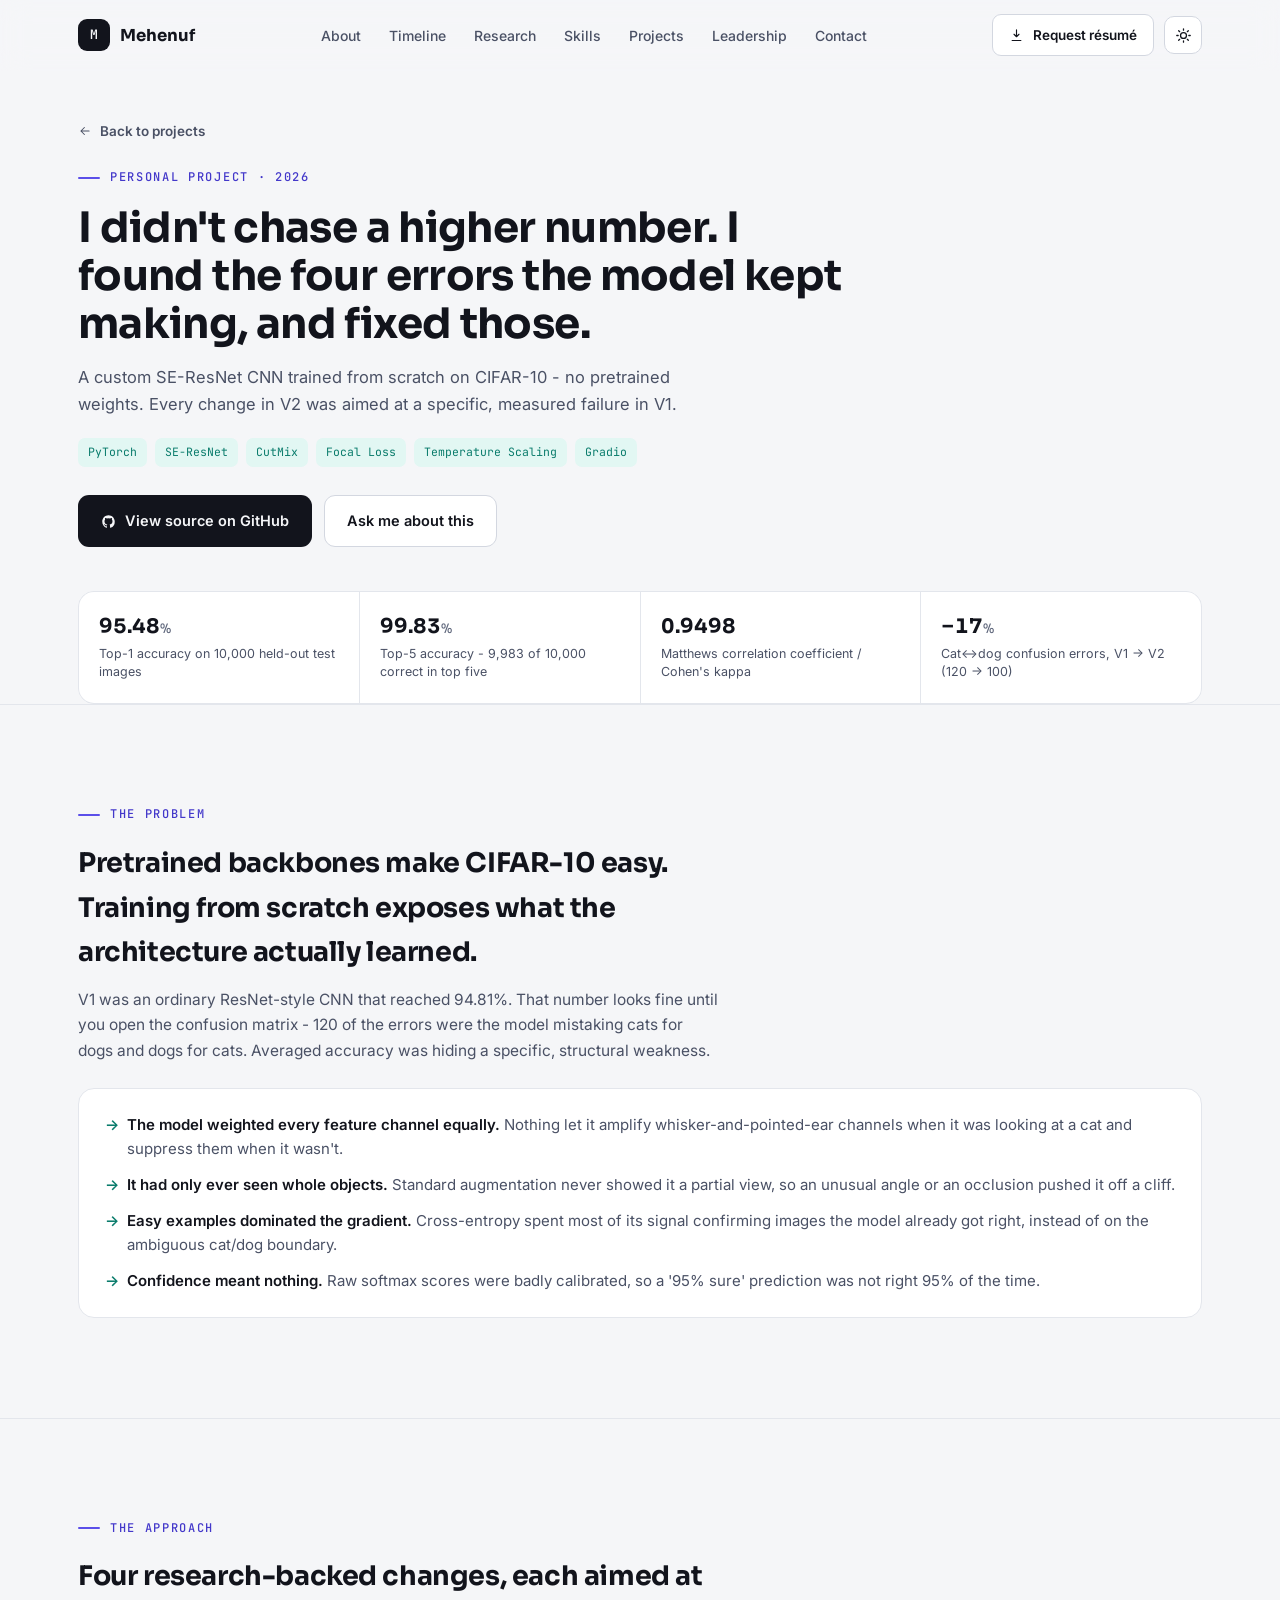
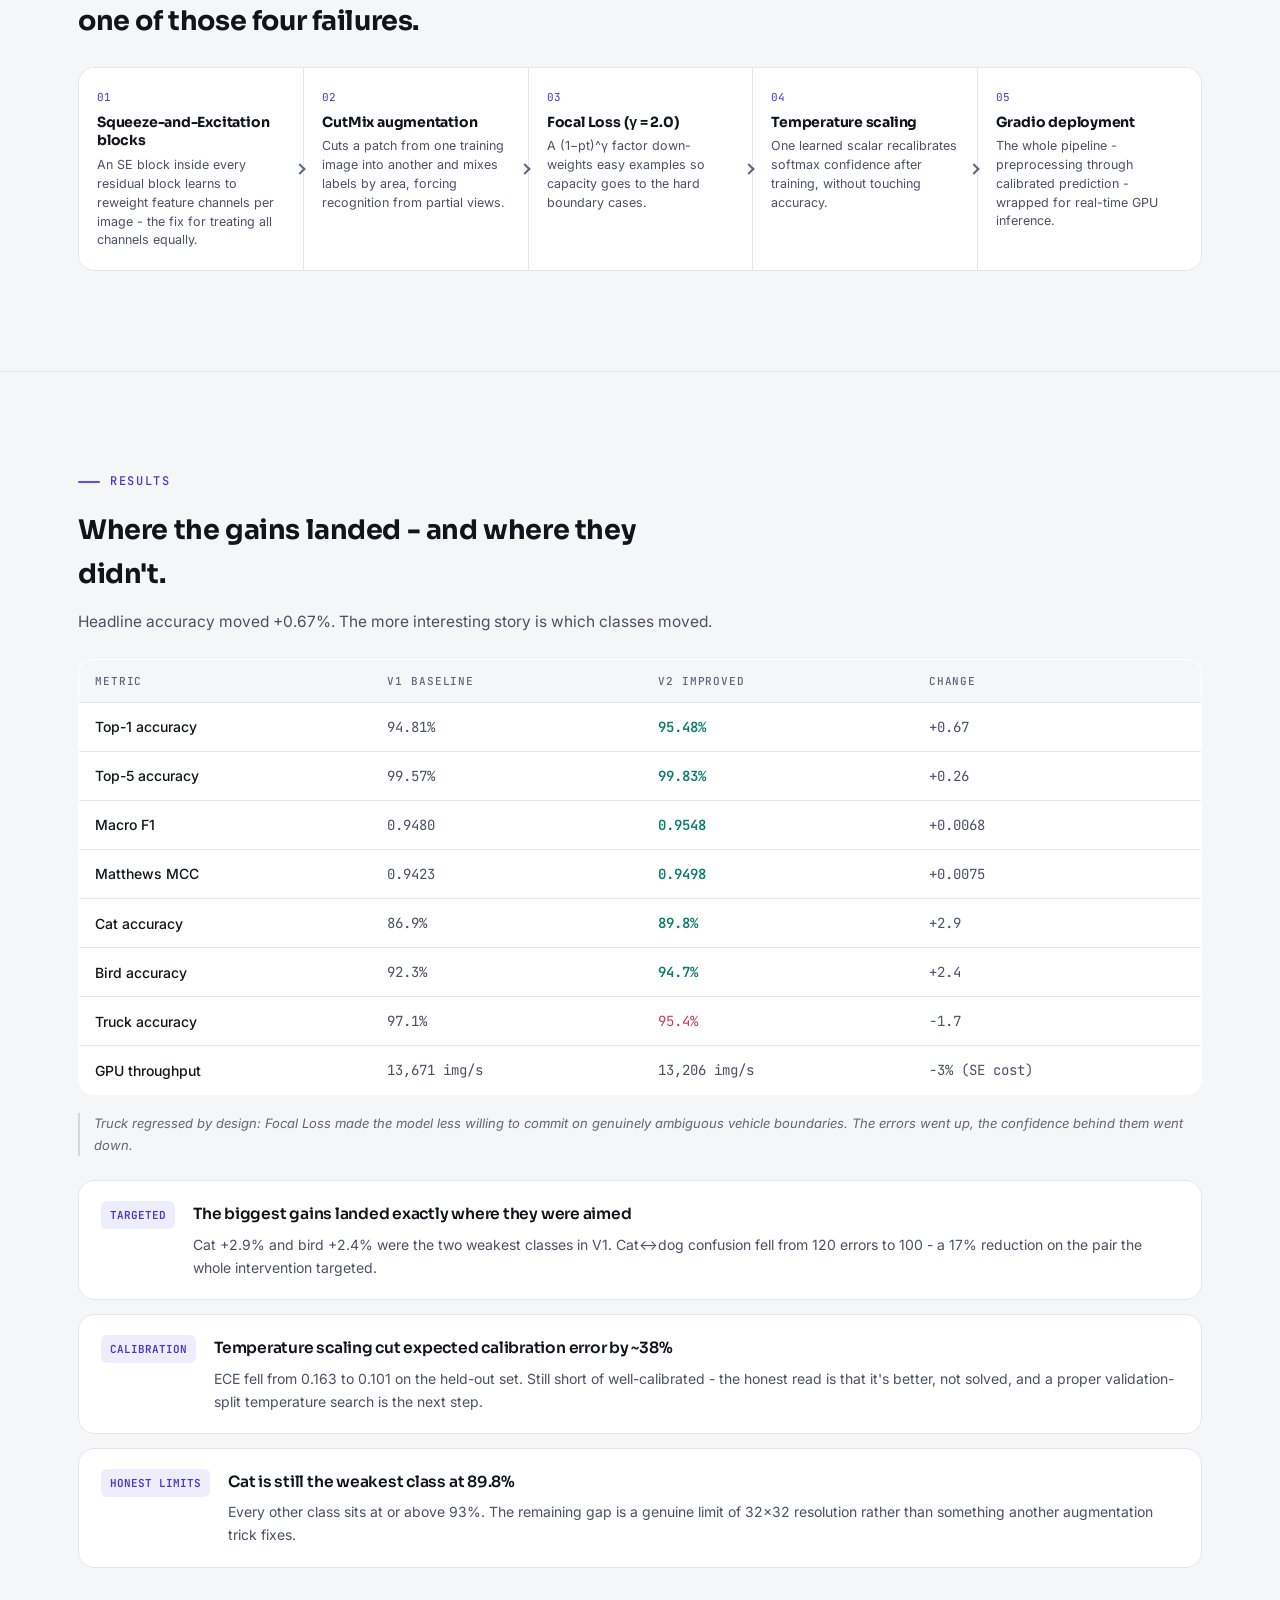
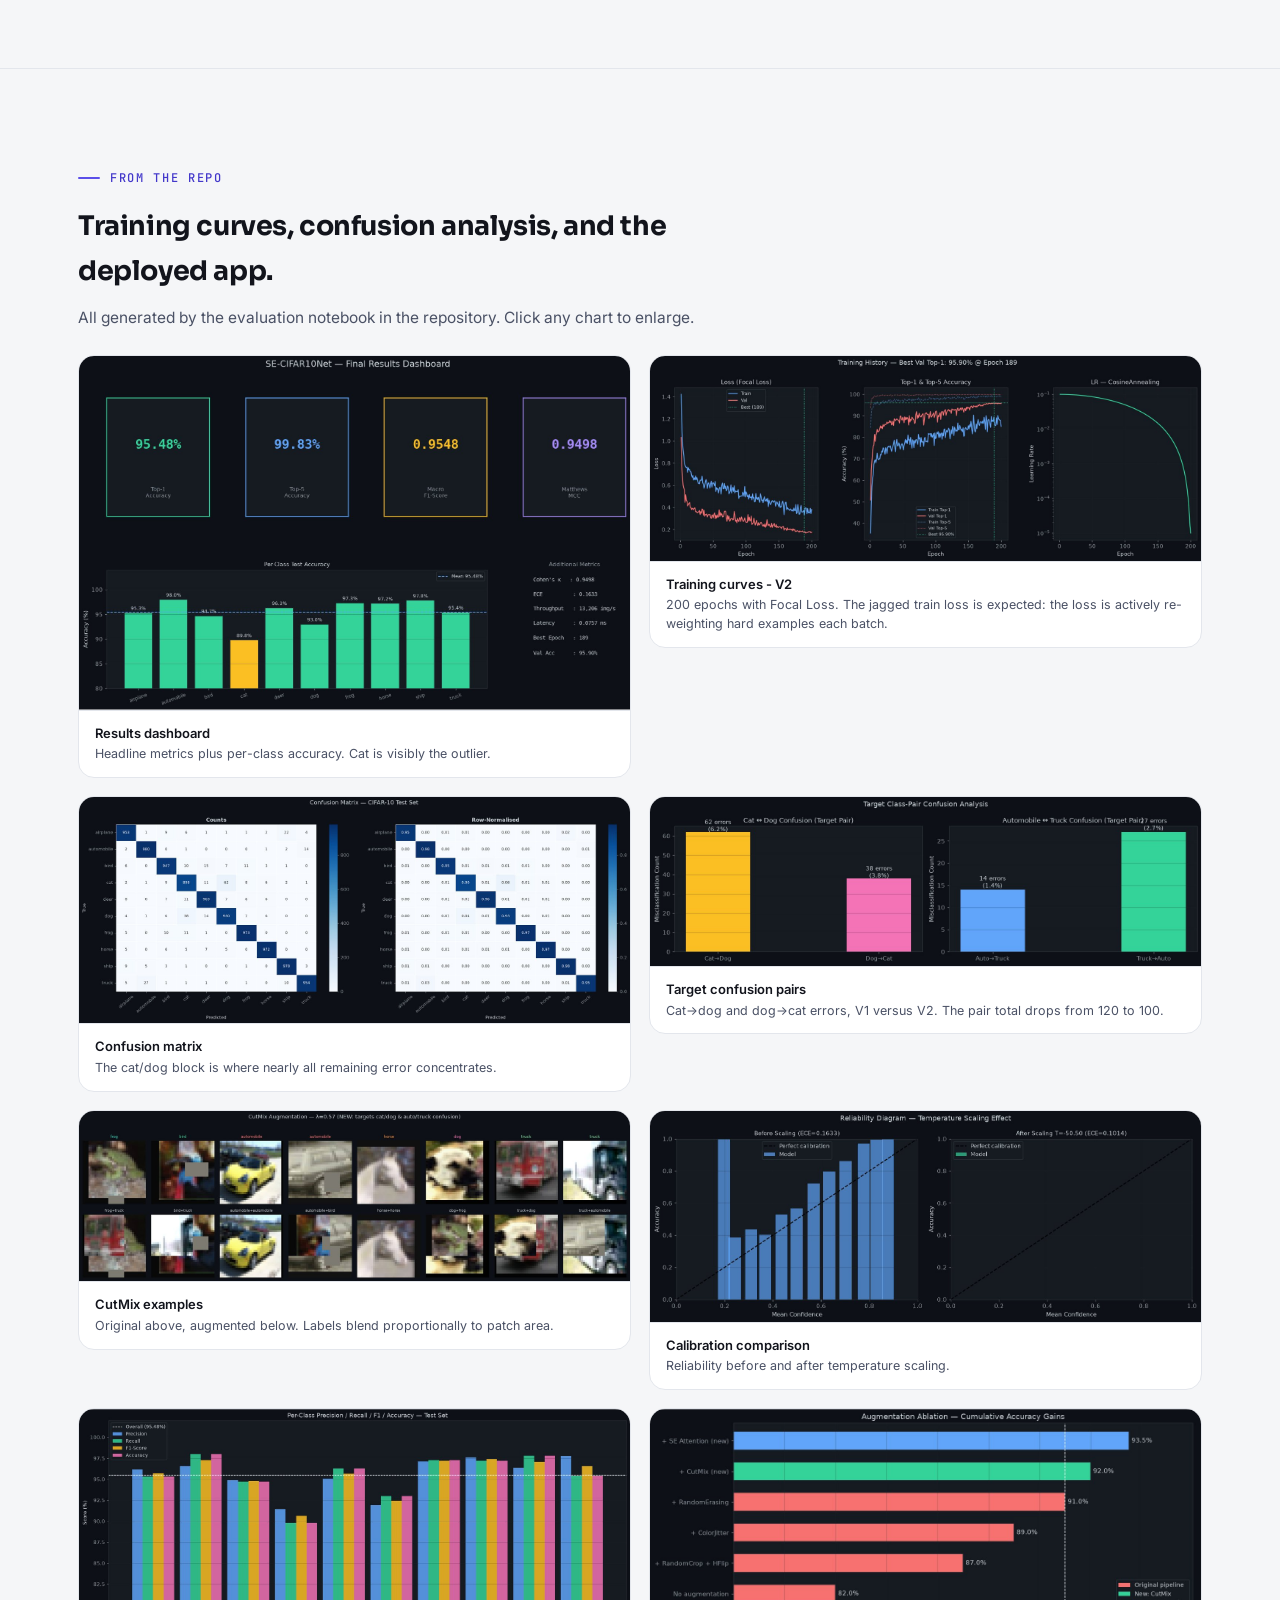
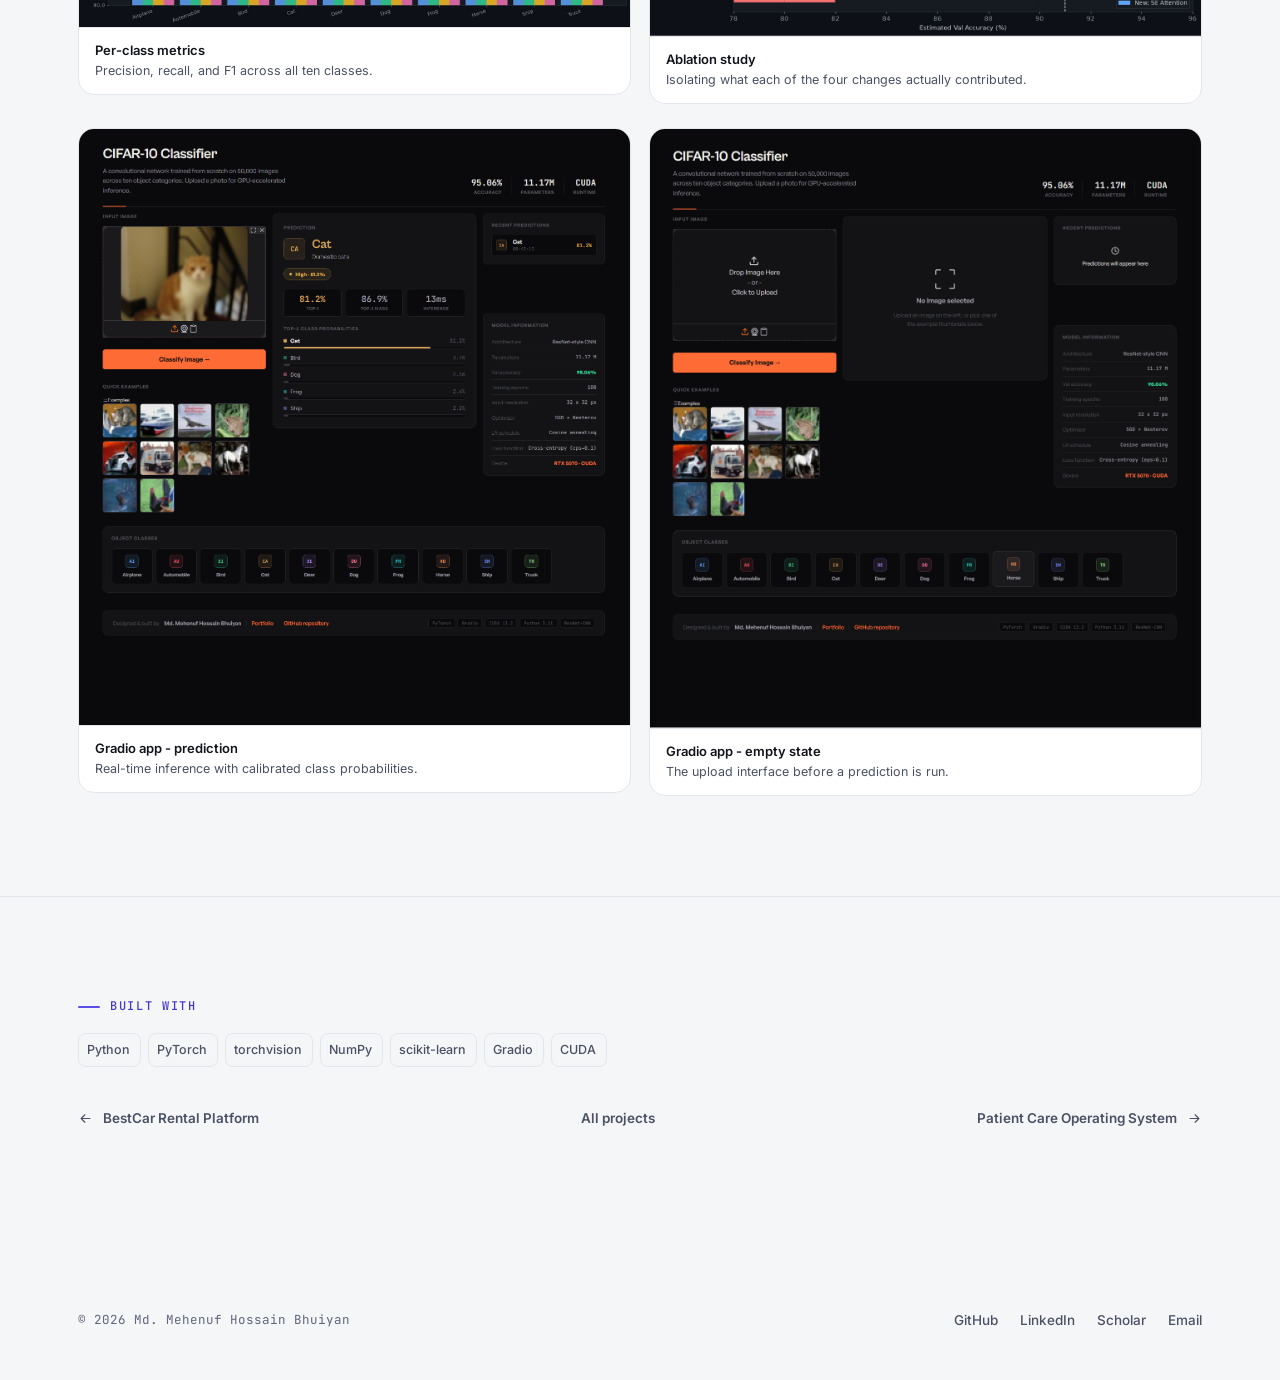
<file: projects/cifar10-classifier.html>
<!DOCTYPE html>
<html lang="en">
<head>
<meta charset="UTF-8">
<meta name="viewport" content="width=device-width, initial-scale=1.0">
<title>CIFAR-10 with SE-ResNet, CutMix & Calibration - Md. Mehenuf Hossain Bhuiyan</title>
<meta name="description" content="A custom SE-ResNet trained from scratch on CIFAR-10: 95.48% top-1, CutMix, Focal Loss, and temperature-scaled calibration, deployed as a Gradio app.">
<meta name="theme-color" content="#F5F6F8" media="(prefers-color-scheme: light)">
<meta name="theme-color" content="#0C0E15" media="(prefers-color-scheme: dark)">
<meta property="og:title" content="CIFAR-10 with SE-ResNet, CutMix & Calibration - Md. Mehenuf Hossain Bhuiyan">
<meta property="og:description" content="A custom SE-ResNet trained from scratch on CIFAR-10: 95.48% top-1, CutMix, Focal Loss, and temperature-scaled calibration, deployed as a Gradio app.">
<meta property="og:type" content="article">
<meta property="og:url" content="https://mehenuf.github.io/projects/cifar10-classifier.html">
<meta property="og:image" content="https://mehenuf.github.io/assets/img/profile-mehenuf.jpg">
<meta name="twitter:card" content="summary">
<meta name="twitter:title" content="CIFAR-10 with SE-ResNet, CutMix & Calibration - Md. Mehenuf Hossain Bhuiyan">
<meta name="twitter:description" content="A custom SE-ResNet trained from scratch on CIFAR-10: 95.48% top-1, CutMix, Focal Loss, and temperature-scaled calibration, deployed as a Gradio app.">
<meta name="twitter:image" content="https://mehenuf.github.io/assets/img/profile-mehenuf.jpg">
<link rel="icon" href="data:image/svg+xml,%3Csvg xmlns='http://www.w3.org/2000/svg' viewBox='0 0 32 32'%3E%3Crect width='32' height='32' rx='8' fill='%2312141C'/%3E%3Ctext x='16' y='22' font-family='monospace' font-size='15' fill='%23fff' text-anchor='middle'%3EM%3C/text%3E%3C/svg%3E">
<script>
(function(){
  var d=document.documentElement; d.classList.add('js');
  var s=null; try{ s=localStorage.getItem('theme'); }catch(e){}
  var p=window.matchMedia&&window.matchMedia('(prefers-color-scheme: dark)').matches;
  d.setAttribute('data-theme', s||(p?'dark':'light'));
})();
</script>
<link rel="preconnect" href="https://fonts.googleapis.com">
<link rel="preconnect" href="https://fonts.gstatic.com" crossorigin>
<link href="https://fonts.googleapis.com/css2?family=Sora:wght@500;600;700&family=Inter:wght@400;500;600&family=JetBrains+Mono:wght@400;500&display=swap" rel="stylesheet">
<link rel="stylesheet" href="../assets/css/style.css?v=4">
</head>
<body>

<a href="#top" class="skip-link">Skip to content</a>

<header class="nav">
  <div class="nav-inner">
    <a href="../index.html#top" class="brand"><span class="mark"><span>M</span></span> Mehenuf</a>
    <nav class="nav-links" aria-label="Main">
      <a href="../index.html#about">About</a>
      <a href="../index.html#timeline">Timeline</a>
      <a href="../index.html#research">Research</a>
      <a href="../index.html#skills">Skills</a>
      <a href="../index.html#work">Projects</a>
      <a href="../index.html#leadership">Leadership</a>
      <a href="../index.html#contact">Contact</a>
    </nav>
    <div class="nav-cta">
      <a class="btn btn-ghost btn-sm" href="mailto:mehenuf@gmail.com?subject=R%C3%A9sum%C3%A9%20request%20-%20portfolio&body=Hi%20Mehenuf%2C%0A%0AI%20came%20across%20your%20portfolio%20and%20would%20like%20a%20copy%20of%20your%20CV%2Fr%C3%A9sum%C3%A9.%0A%0AName%3A%0ACompany%2Forganisation%3A%0ARole%20or%20context%3A%0A%0AThanks%2C"><svg viewBox="0 0 24 24"><path d="M12 3v11m0 0-4-4m4 4 4-4M5 20h14" fill="none" stroke="currentColor" stroke-width="1.8" stroke-linecap="round" stroke-linejoin="round"/></svg>Request résumé</a>
      <button class="icon-btn theme-toggle" aria-label="Switch to dark theme">
        <svg class="i-sun" viewBox="0 0 24 24" fill="none" aria-hidden="true"><circle cx="12" cy="12" r="4.2" stroke="currentColor" stroke-width="1.8"/><path d="M12 2.5v2M12 19.5v2M2.5 12h2M19.5 12h2M5.2 5.2l1.4 1.4M17.4 17.4l1.4 1.4M18.8 5.2l-1.4 1.4M6.6 17.4l-1.4 1.4" stroke="currentColor" stroke-width="1.8" stroke-linecap="round"/></svg>
        <svg class="i-moon" viewBox="0 0 24 24" fill="none" aria-hidden="true"><path d="M20 14.5A8.5 8.5 0 0 1 9.5 4a8.5 8.5 0 1 0 10.5 10.5Z" stroke="currentColor" stroke-width="1.8" stroke-linejoin="round"/></svg>
      </button>
      <button class="icon-btn nav-toggle" aria-label="Toggle menu" aria-expanded="false">
        <svg viewBox="0 0 24 24"><path d="M4 7h16M4 12h16M4 17h16" stroke="currentColor" stroke-width="1.8" stroke-linecap="round"/></svg>
      </button>
    </div>
  </div>
</header>

<main id="top" tabindex="-1">
  <section class="p-hero">
    <div class="wrap">
      <div data-stagger>
        <a class="p-back" href="../index.html#work"><svg viewBox="0 0 24 24"><path d="M19 12H5M11 6l-6 6 6 6" fill="none" stroke="currentColor" stroke-width="1.8" stroke-linecap="round" stroke-linejoin="round"/></svg>Back to projects</a>
        <div class="kicker">Personal project · 2026</div>
        <h1>I didn't chase a higher number. I found the four errors the model kept making, and fixed those.</h1>
        <p class="sub">A custom SE-ResNet CNN trained from scratch on CIFAR-10 - no pretrained weights. Every change in V2 was aimed at a specific, measured failure in V1.</p>
        <div class="p-tags"><span>PyTorch</span><span>SE-ResNet</span><span>CutMix</span><span>Focal Loss</span><span>Temperature Scaling</span><span>Gradio</span></div>
        <div class="p-cta-row">
          <a class="btn btn-primary" href="https://github.com/mehenuf/cifar10-classifier" target="_blank" rel="noopener"><svg viewBox="0 0 24 24"><path fill="currentColor" d="M12 2C6.48 2 2 6.58 2 12.26c0 4.54 2.87 8.39 6.84 9.75.5.1.68-.22.68-.5 0-.24-.01-1.05-.01-1.9-2.78.62-3.37-1.19-3.37-1.19-.46-1.2-1.11-1.53-1.11-1.53-.91-.64.07-.63.07-.63 1 .07 1.53 1.05 1.53 1.05.89 1.56 2.34 1.11 2.91.85.09-.66.35-1.11.63-1.36-2.22-.26-4.56-1.14-4.56-5.06 0-1.12.39-2.03 1.03-2.75-.1-.26-.45-1.31.1-2.73 0 0 .84-.27 2.75 1.05a9.3 9.3 0 0 1 5 0c1.91-1.32 2.75-1.05 2.75-1.05.55 1.42.2 2.47.1 2.73.64.72 1.03 1.63 1.03 2.75 0 3.93-2.35 4.79-4.58 5.05.36.32.68.94.68 1.9 0 1.37-.01 2.47-.01 2.81 0 .28.18.61.69.5A10.03 10.03 0 0 0 22 12.26C22 6.58 17.52 2 12 2Z"/></svg>View source on GitHub</a>
          <a class="btn btn-ghost" href="../index.html#contact">Ask me about this</a>
        </div>
      </div>
      <div class="facts" data-stagger style="margin-top:44px;"><div class="fact"><div class="k">95.48<span class='u'>%</span></div><div class="v">Top-1 accuracy on 10,000 held-out test images</div></div><div class="fact"><div class="k">99.83<span class='u'>%</span></div><div class="v">Top-5 accuracy - 9,983 of 10,000 correct in top five</div></div><div class="fact"><div class="k">0.9498</div><div class="v">Matthews correlation coefficient / Cohen's kappa</div></div><div class="fact"><div class="k">−17<span class='u'>%</span></div><div class="v">Cat↔dog confusion errors, V1 → V2 (120 → 100)</div></div></div>
    </div>
  </section>

  <section class="p-section">
    <div class="wrap">
      <div class="reveal">
        <div class="kicker">The problem</div>
        <h2>Pretrained backbones make CIFAR-10 easy. Training from scratch exposes what the architecture actually learned.</h2>
        <p class="p-lede">V1 was an ordinary ResNet-style CNN that reached 94.81%. That number looks fine until you open the confusion matrix - 120 of the errors were the model mistaking cats for dogs and dogs for cats. Averaged accuracy was hiding a specific, structural weakness.</p>
      </div>
      <div class="p-block reveal"><ul><li><b>The model weighted every feature channel equally.</b> Nothing let it amplify whisker-and-pointed-ear channels when it was looking at a cat and suppress them when it wasn't.</li><li><b>It had only ever seen whole objects.</b> Standard augmentation never showed it a partial view, so an unusual angle or an occlusion pushed it off a cliff.</li><li><b>Easy examples dominated the gradient.</b> Cross-entropy spent most of its signal confirming images the model already got right, instead of on the ambiguous cat/dog boundary.</li><li><b>Confidence meant nothing.</b> Raw softmax scores were badly calibrated, so a '95% sure' prediction was not right 95% of the time.</li></ul></div>

    </div>
  </section>
  <section class="p-section">
    <div class="wrap">
      <div class="reveal">
        <div class="kicker">The approach</div>
        <h2>Four research-backed changes, each aimed at one of those four failures.</h2>
        
      </div>
      <div class="pipeline" data-stagger>
        <div class="pipe-step"><span class="pn">01</span><h4>Squeeze-and-Excitation blocks</h4><p>An SE block inside every residual block learns to reweight feature channels per image - the fix for treating all channels equally.</p></div>
        <div class="pipe-step"><span class="pn">02</span><h4>CutMix augmentation</h4><p>Cuts a patch from one training image into another and mixes labels by area, forcing recognition from partial views.</p></div>
        <div class="pipe-step"><span class="pn">03</span><h4>Focal Loss (γ = 2.0)</h4><p>A (1−pt)^γ factor down-weights easy examples so capacity goes to the hard boundary cases.</p></div>
        <div class="pipe-step"><span class="pn">04</span><h4>Temperature scaling</h4><p>One learned scalar recalibrates softmax confidence after training, without touching accuracy.</p></div>
        <div class="pipe-step"><span class="pn">05</span><h4>Gradio deployment</h4><p>The whole pipeline - preprocessing through calibrated prediction - wrapped for real-time GPU inference.</p></div>
      </div>

    </div>
  </section>
  <section class="p-section">
    <div class="wrap">
      <div class="reveal">
        <div class="kicker">Results</div>
        <h2>Where the gains landed - and where they didn't.</h2>
        <p class="p-lede">Headline accuracy moved +0.67%. The more interesting story is which classes moved.</p>
      </div>
      <div class="table-scroll reveal"><table class="m-table"><thead><tr><th>Metric</th><th>V1 baseline</th><th>V2 improved</th><th>Change</th></tr></thead><tbody><tr><td>Top-1 accuracy</td><td><span class='num'>94.81%</span></td><td><span class='best'>95.48%</span></td><td><span class='num'>+0.67</span></td></tr><tr><td>Top-5 accuracy</td><td><span class='num'>99.57%</span></td><td><span class='best'>99.83%</span></td><td><span class='num'>+0.26</span></td></tr><tr><td>Macro F1</td><td><span class='num'>0.9480</span></td><td><span class='best'>0.9548</span></td><td><span class='num'>+0.0068</span></td></tr><tr><td>Matthews MCC</td><td><span class='num'>0.9423</span></td><td><span class='best'>0.9498</span></td><td><span class='num'>+0.0075</span></td></tr><tr><td>Cat accuracy</td><td><span class='num'>86.9%</span></td><td><span class='best'>89.8%</span></td><td><span class='num'>+2.9</span></td></tr><tr><td>Bird accuracy</td><td><span class='num'>92.3%</span></td><td><span class='best'>94.7%</span></td><td><span class='num'>+2.4</span></td></tr><tr><td>Truck accuracy</td><td><span class='num'>97.1%</span></td><td><span class='warn'>95.4%</span></td><td><span class='num'>−1.7</span></td></tr><tr><td>GPU throughput</td><td><span class='num'>13,671 img/s</span></td><td><span class='num'>13,206 img/s</span></td><td><span class='num'>−3% (SE cost)</span></td></tr></tbody></table></div>
      <p class="note">Truck regressed by design: Focal Loss made the model less willing to commit on genuinely ambiguous vehicle boundaries. The errors went up, the confidence behind them went down.</p>
      <div class="finding-grid" data-stagger>
        <div class="finding"><span class="tag">TARGETED</span><div><h3>The biggest gains landed exactly where they were aimed</h3><p>Cat +2.9% and bird +2.4% were the two weakest classes in V1. Cat↔dog confusion fell from 120 errors to 100 - a 17% reduction on the pair the whole intervention targeted.</p></div></div>
        <div class="finding"><span class="tag">CALIBRATION</span><div><h3>Temperature scaling cut expected calibration error by ~38%</h3><p>ECE fell from 0.163 to 0.101 on the held-out set. Still short of well-calibrated - the honest read is that it's better, not solved, and a proper validation-split temperature search is the next step.</p></div></div>
        <div class="finding"><span class="tag">HONEST LIMITS</span><div><h3>Cat is still the weakest class at 89.8%</h3><p>Every other class sits at or above 93%. The remaining gap is a genuine limit of 32×32 resolution rather than something another augmentation trick fixes.</p></div></div>
      </div>

    </div>
  </section>
  <section class="p-section">
    <div class="wrap">
      <div class="reveal">
        <div class="kicker">From the repo</div>
        <h2>Training curves, confusion analysis, and the deployed app.</h2>
        <p class="p-lede">All generated by the evaluation notebook in the repository. Click any chart to enlarge.</p>
      </div>
      <div class="gallery">
        <figure class="shot reveal-img" tabindex="0" role="button" aria-label="Enlarge: Results dashboard"><img src="../assets/img/cifar/nb_dashboard.jpg" alt="Final results dashboard showing headline metrics and per-class accuracy" width="1448" height="929" loading="lazy" decoding="async"><figcaption><b>Results dashboard</b>Headline metrics plus per-class accuracy. Cat is visibly the outlier.</figcaption></figure>
        <figure class="shot reveal-img" tabindex="0" role="button" aria-label="Enlarge: Training curves - V2"><img src="../assets/img/cifar/nb_training_curves.jpg" alt="V2 training and validation curves over 200 epochs" width="1500" height="558" loading="lazy" decoding="async"><figcaption><b>Training curves - V2</b>200 epochs with Focal Loss. The jagged train loss is expected: the loss is actively re-weighting hard examples each batch.</figcaption></figure>
        <figure class="shot reveal-img" tabindex="0" role="button" aria-label="Enlarge: Confusion matrix"><img src="../assets/img/cifar/nb_confusion_matrix.jpg" alt="Confusion matrix for the ten CIFAR-10 classes" width="1500" height="617" loading="lazy" decoding="async"><figcaption><b>Confusion matrix</b>The cat/dog block is where nearly all remaining error concentrates.</figcaption></figure>
        <figure class="shot reveal-img" tabindex="0" role="button" aria-label="Enlarge: Target confusion pairs"><img src="../assets/img/cifar/nb_confusion_pairs.jpg" alt="Target confusion pairs before and after the V2 changes" width="1418" height="436" loading="lazy" decoding="async"><figcaption><b>Target confusion pairs</b>Cat→dog and dog→cat errors, V1 versus V2. The pair total drops from 120 to 100.</figcaption></figure>
        <figure class="shot reveal-img" tabindex="0" role="button" aria-label="Enlarge: CutMix examples"><img src="../assets/img/cifar/nb_cutmix_examples.jpg" alt="Examples of CutMix augmentation applied to training images" width="1500" height="465" loading="lazy" decoding="async"><figcaption><b>CutMix examples</b>Original above, augmented below. Labels blend proportionally to patch area.</figcaption></figure>
        <figure class="shot reveal-img" tabindex="0" role="button" aria-label="Enlarge: Calibration comparison"><img src="../assets/img/cifar/nb_calibration_comparison.jpg" alt="Reliability diagram before and after temperature scaling" width="1419" height="544" loading="lazy" decoding="async"><figcaption><b>Calibration comparison</b>Reliability before and after temperature scaling.</figcaption></figure>
        <figure class="shot reveal-img" tabindex="0" role="button" aria-label="Enlarge: Per-class metrics"><img src="../assets/img/cifar/nb_per_class_metrics.jpg" alt="Per-class precision, recall and F1 scores" width="1500" height="593" loading="lazy" decoding="async"><figcaption><b>Per-class metrics</b>Precision, recall, and F1 across all ten classes.</figcaption></figure>
        <figure class="shot reveal-img" tabindex="0" role="button" aria-label="Enlarge: Ablation study"><img src="../assets/img/cifar/nb_ablation.jpg" alt="Ablation study isolating the contribution of each change" width="1308" height="538" loading="lazy" decoding="async"><figcaption><b>Ablation study</b>Isolating what each of the four changes actually contributed.</figcaption></figure>
      </div>
      <div class="gallery">
        <figure class="shot reveal-img" tabindex="0" role="button" aria-label="Enlarge: Gradio app - prediction"><img src="../assets/img/cifar/app_prediction.png" alt="The Gradio web app returning a calibrated prediction" width="1325" height="1433" loading="lazy" decoding="async"><figcaption><b>Gradio app - prediction</b>Real-time inference with calibrated class probabilities.</figcaption></figure>
        <figure class="shot reveal-img" tabindex="0" role="button" aria-label="Enlarge: Gradio app - empty state"><img src="../assets/img/cifar/app_empty.png" alt="The Gradio web app in its empty state" width="1322" height="1436" loading="lazy" decoding="async"><figcaption><b>Gradio app - empty state</b>The upload interface before a prediction is run.</figcaption></figure>
      </div>

    </div>
  </section>


  <section class="p-section">
    <div class="wrap">
      <div class="reveal">
        <div class="kicker">Built with</div>
        <div class="chip-row"><span class="chip">Python</span><span class="chip">PyTorch</span><span class="chip">torchvision</span><span class="chip">NumPy</span><span class="chip">scikit-learn</span><span class="chip">Gradio</span><span class="chip">CUDA</span></div>
      </div>
      <div class="p-nav">
        <a href="car-rental-platform.html"><svg viewBox="0 0 24 24"><path d="M19 12H5M11 6l-6 6 6 6" fill="none" stroke="currentColor" stroke-width="1.8" stroke-linecap="round" stroke-linejoin="round"/></svg>BestCar Rental Platform</a>
        <a href="../index.html#work">All projects</a>
        <a href="patient-care-operating-system.html">Patient Care Operating System<svg viewBox="0 0 24 24"><path d="M5 12h14M13 6l6 6-6 6" fill="none" stroke="currentColor" stroke-width="1.8" stroke-linecap="round" stroke-linejoin="round"/></svg></a>
      </div>
    </div>
  </section>
</main>

<footer class="footer">
  <div class="wrap footer-inner">
    <span class="foot-note">© <span data-year></span> Md. Mehenuf Hossain Bhuiyan</span>
    <div class="footer-links">
      <a href="https://github.com/mehenuf" target="_blank" rel="noopener">GitHub</a>
      <a href="https://www.linkedin.com/in/mehenuf" target="_blank" rel="noopener">LinkedIn</a>
      <a href="https://scholar.google.com/citations?user=QUsIy4QAAAAJ&hl=en" target="_blank" rel="noopener">Scholar</a>
      <a href="mailto:mehenuf@gmail.com">Email</a>
    </div>
  </div>
</footer>

<script src="../assets/js/main.js?v=4"></script>
</body>
</html>
</file>
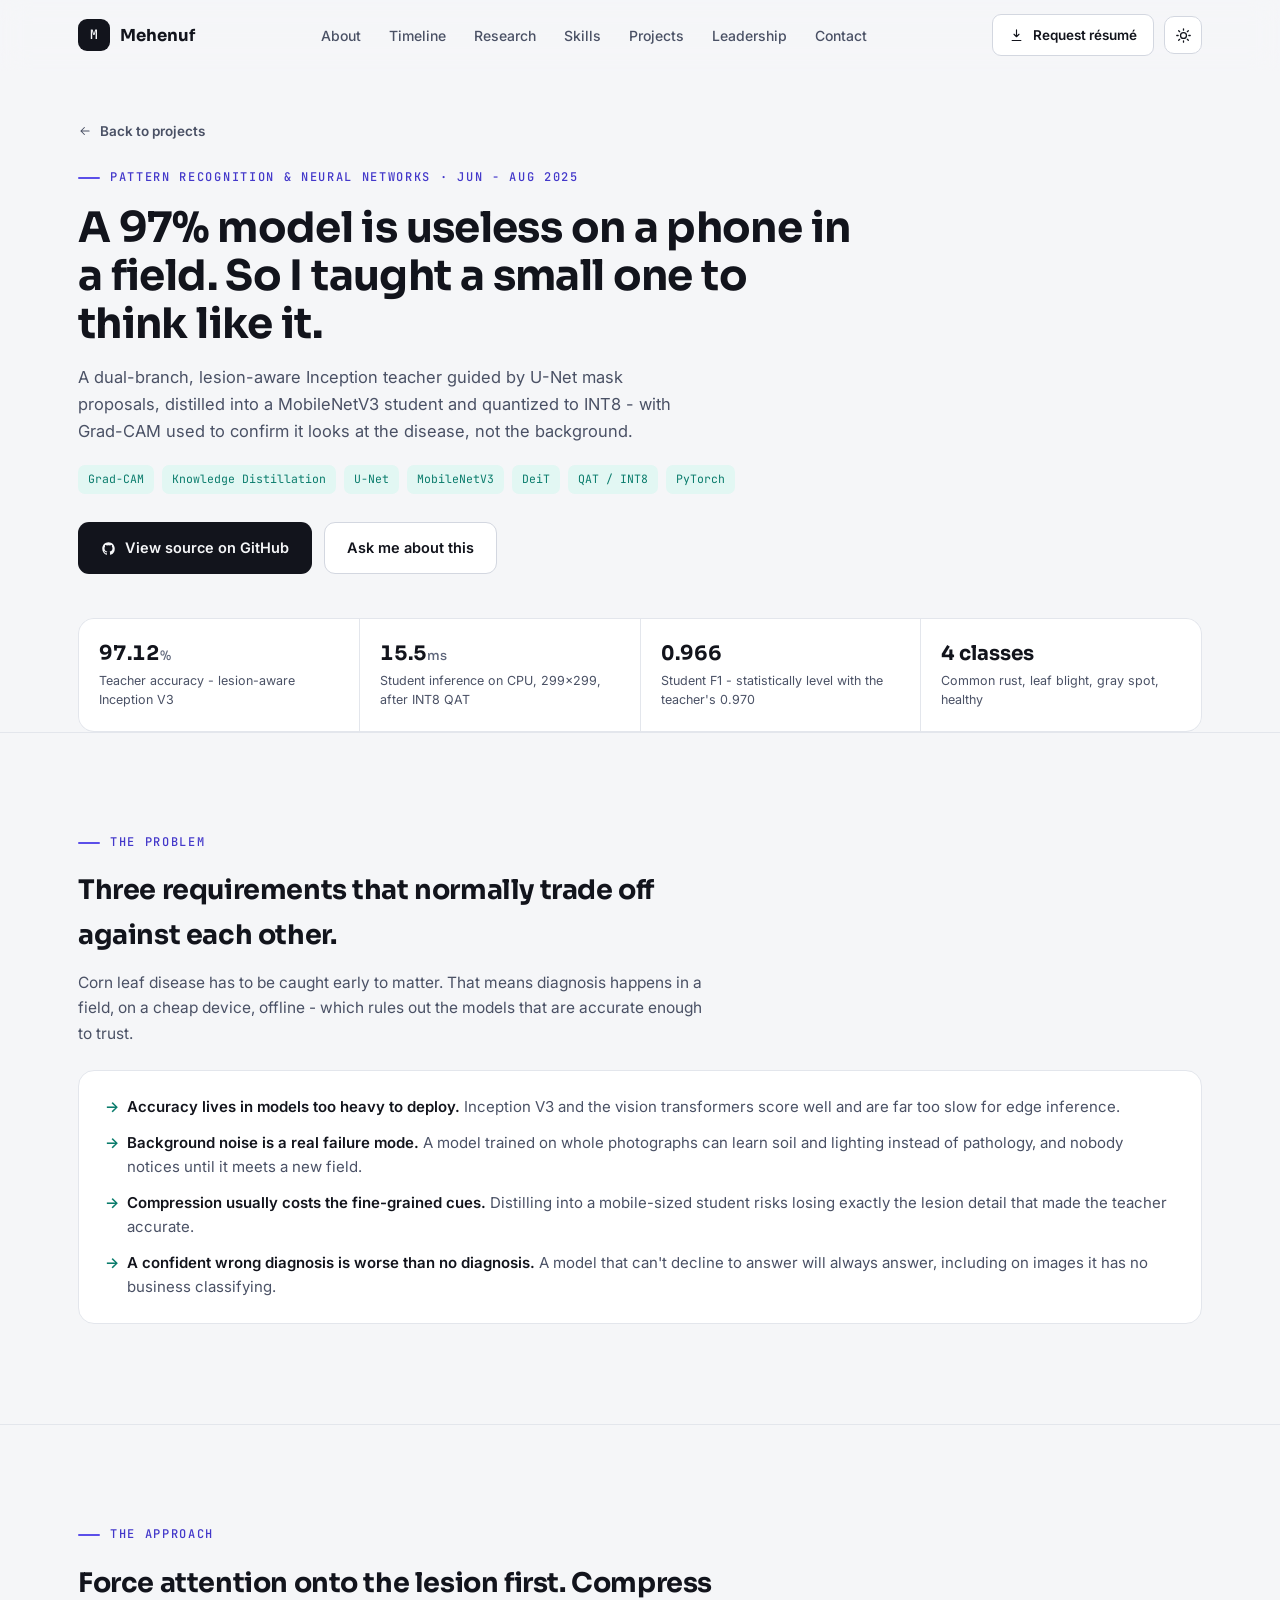
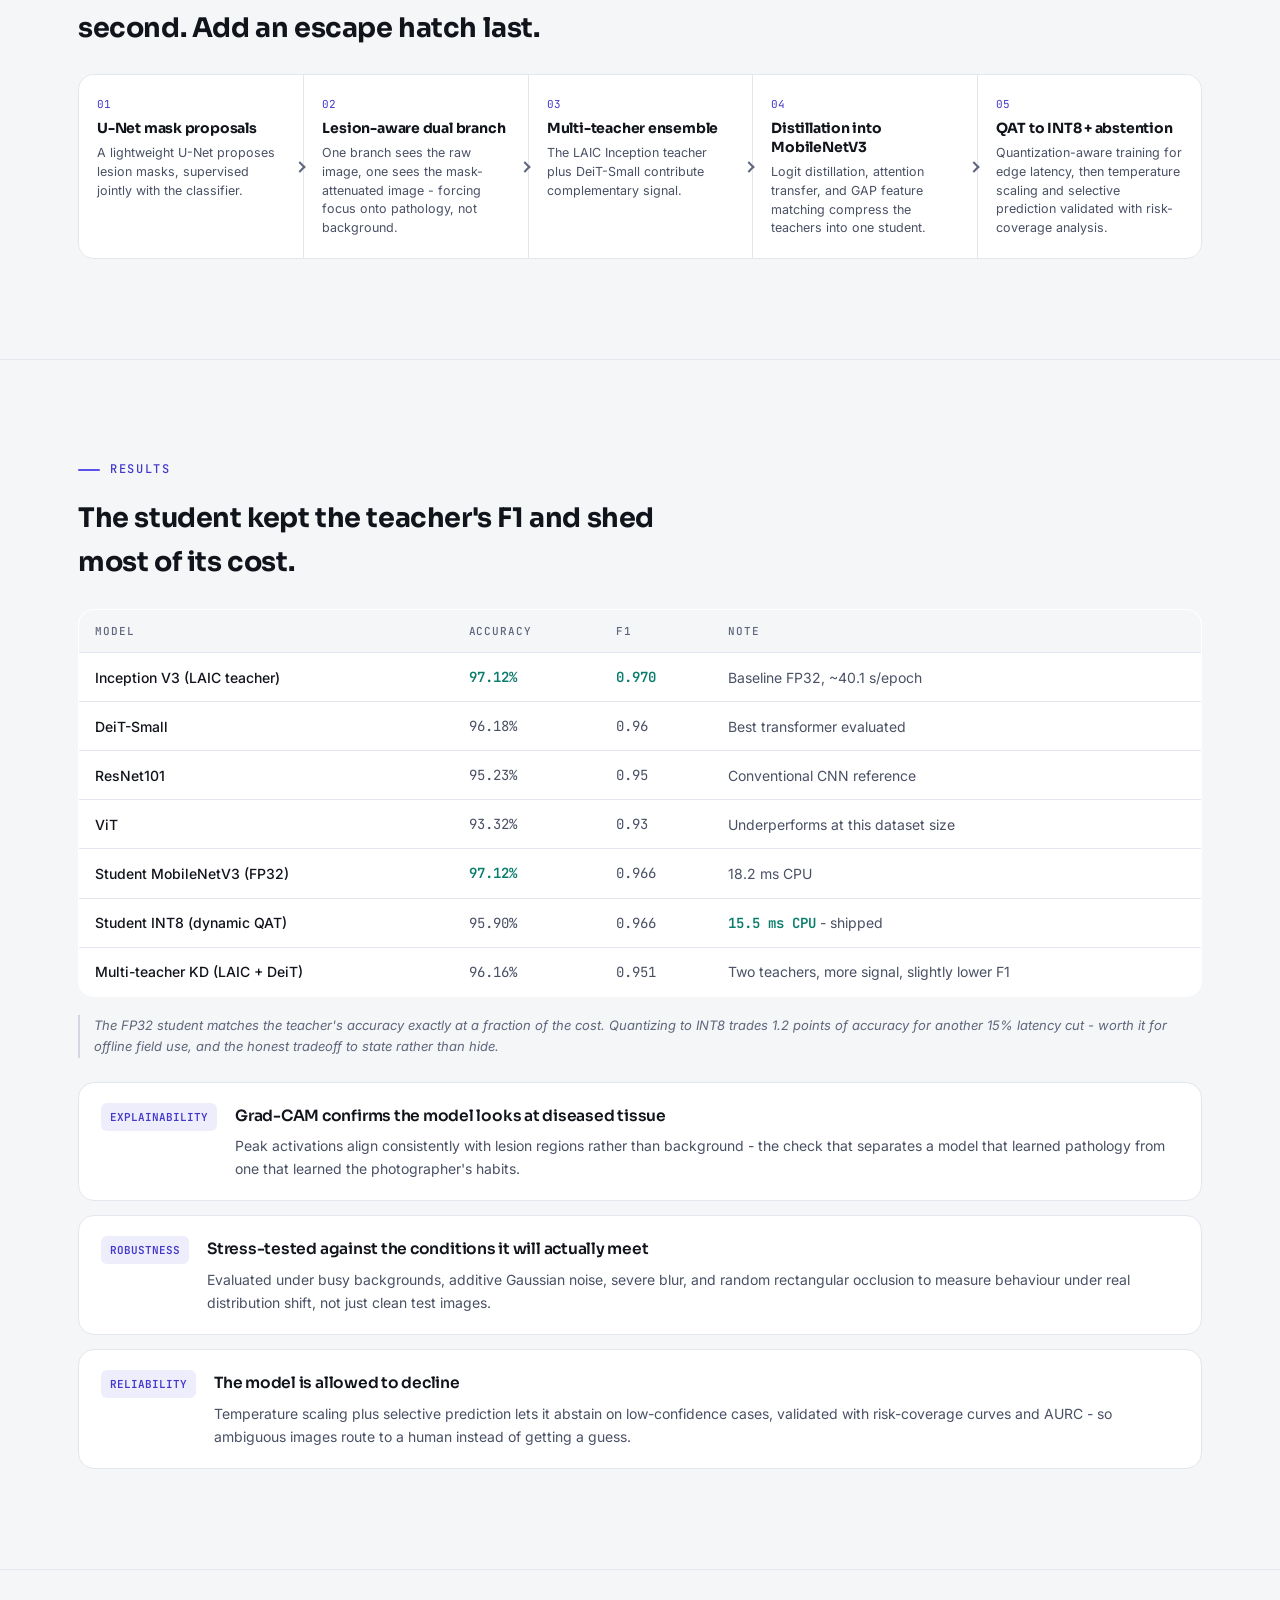
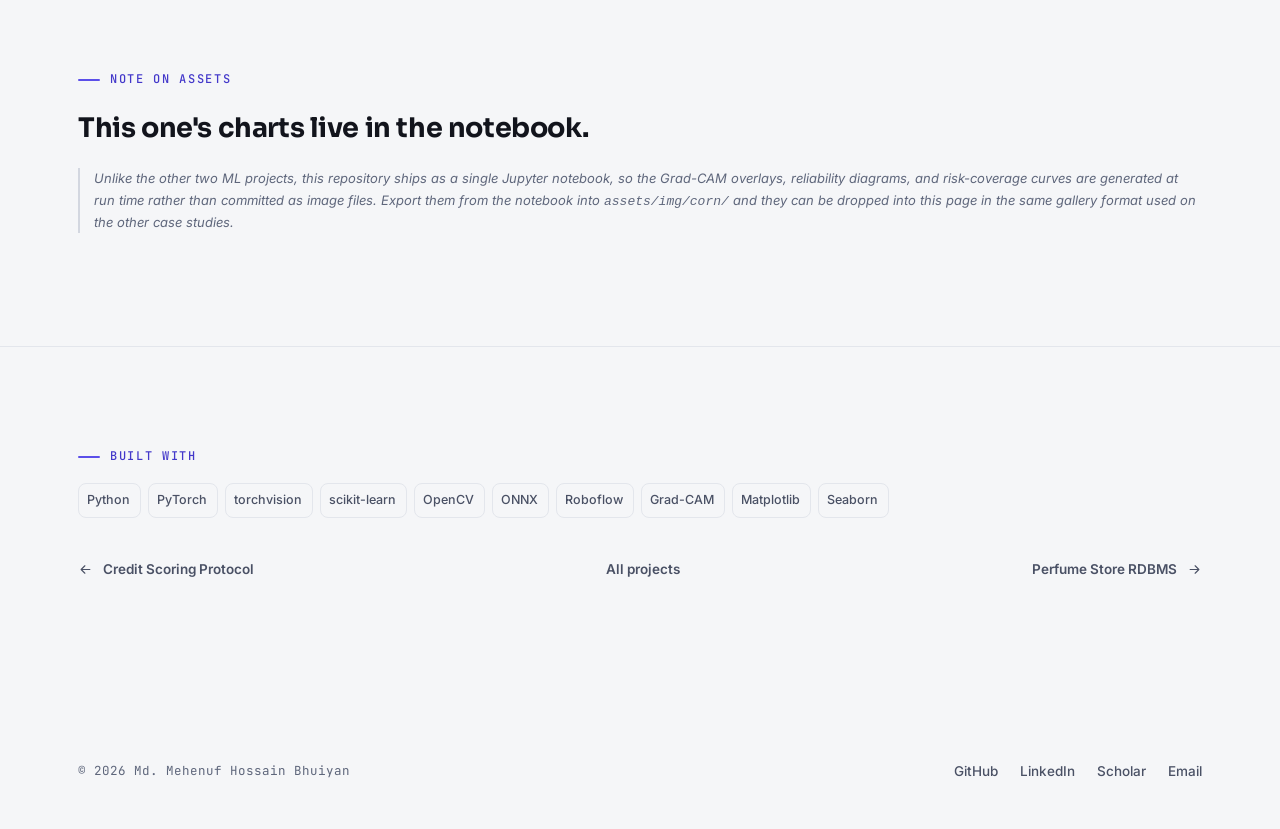
<file: projects/corn-leaf-xai.html>
<!DOCTYPE html>
<html lang="en">
<head>
<meta charset="UTF-8">
<meta name="viewport" content="width=device-width, initial-scale=1.0">
<title>XAI-Driven Multi-Teacher Knowledge Distillation - Md. Mehenuf Hossain Bhuiyan</title>
<meta name="description" content="A lesion-aware Inception teacher guided by U-Net masks, distilled into a quantized MobileNetV3 student running in 15.5 ms on CPU, with Grad-CAM verification.">
<meta name="theme-color" content="#F5F6F8" media="(prefers-color-scheme: light)">
<meta name="theme-color" content="#0C0E15" media="(prefers-color-scheme: dark)">
<meta property="og:title" content="XAI-Driven Multi-Teacher Knowledge Distillation - Md. Mehenuf Hossain Bhuiyan">
<meta property="og:description" content="A lesion-aware Inception teacher guided by U-Net masks, distilled into a quantized MobileNetV3 student running in 15.5 ms on CPU, with Grad-CAM verification.">
<meta property="og:type" content="article">
<meta property="og:url" content="https://mehenuf.github.io/projects/corn-leaf-xai.html">
<meta property="og:image" content="https://mehenuf.github.io/assets/img/profile-mehenuf.jpg">
<meta name="twitter:card" content="summary">
<meta name="twitter:title" content="XAI-Driven Multi-Teacher Knowledge Distillation - Md. Mehenuf Hossain Bhuiyan">
<meta name="twitter:description" content="A lesion-aware Inception teacher guided by U-Net masks, distilled into a quantized MobileNetV3 student running in 15.5 ms on CPU, with Grad-CAM verification.">
<meta name="twitter:image" content="https://mehenuf.github.io/assets/img/profile-mehenuf.jpg">
<link rel="icon" href="data:image/svg+xml,%3Csvg xmlns='http://www.w3.org/2000/svg' viewBox='0 0 32 32'%3E%3Crect width='32' height='32' rx='8' fill='%2312141C'/%3E%3Ctext x='16' y='22' font-family='monospace' font-size='15' fill='%23fff' text-anchor='middle'%3EM%3C/text%3E%3C/svg%3E">
<script>
(function(){
  var d=document.documentElement; d.classList.add('js');
  var s=null; try{ s=localStorage.getItem('theme'); }catch(e){}
  var p=window.matchMedia&&window.matchMedia('(prefers-color-scheme: dark)').matches;
  d.setAttribute('data-theme', s||(p?'dark':'light'));
})();
</script>
<link rel="preconnect" href="https://fonts.googleapis.com">
<link rel="preconnect" href="https://fonts.gstatic.com" crossorigin>
<link href="https://fonts.googleapis.com/css2?family=Sora:wght@500;600;700&family=Inter:wght@400;500;600&family=JetBrains+Mono:wght@400;500&display=swap" rel="stylesheet">
<link rel="stylesheet" href="../assets/css/style.css?v=4">
</head>
<body>

<a href="#top" class="skip-link">Skip to content</a>

<header class="nav">
  <div class="nav-inner">
    <a href="../index.html#top" class="brand"><span class="mark"><span>M</span></span> Mehenuf</a>
    <nav class="nav-links" aria-label="Main">
      <a href="../index.html#about">About</a>
      <a href="../index.html#timeline">Timeline</a>
      <a href="../index.html#research">Research</a>
      <a href="../index.html#skills">Skills</a>
      <a href="../index.html#work">Projects</a>
      <a href="../index.html#leadership">Leadership</a>
      <a href="../index.html#contact">Contact</a>
    </nav>
    <div class="nav-cta">
      <a class="btn btn-ghost btn-sm" href="mailto:mehenuf@gmail.com?subject=R%C3%A9sum%C3%A9%20request%20-%20portfolio&body=Hi%20Mehenuf%2C%0A%0AI%20came%20across%20your%20portfolio%20and%20would%20like%20a%20copy%20of%20your%20CV%2Fr%C3%A9sum%C3%A9.%0A%0AName%3A%0ACompany%2Forganisation%3A%0ARole%20or%20context%3A%0A%0AThanks%2C"><svg viewBox="0 0 24 24"><path d="M12 3v11m0 0-4-4m4 4 4-4M5 20h14" fill="none" stroke="currentColor" stroke-width="1.8" stroke-linecap="round" stroke-linejoin="round"/></svg>Request résumé</a>
      <button class="icon-btn theme-toggle" aria-label="Switch to dark theme">
        <svg class="i-sun" viewBox="0 0 24 24" fill="none" aria-hidden="true"><circle cx="12" cy="12" r="4.2" stroke="currentColor" stroke-width="1.8"/><path d="M12 2.5v2M12 19.5v2M2.5 12h2M19.5 12h2M5.2 5.2l1.4 1.4M17.4 17.4l1.4 1.4M18.8 5.2l-1.4 1.4M6.6 17.4l-1.4 1.4" stroke="currentColor" stroke-width="1.8" stroke-linecap="round"/></svg>
        <svg class="i-moon" viewBox="0 0 24 24" fill="none" aria-hidden="true"><path d="M20 14.5A8.5 8.5 0 0 1 9.5 4a8.5 8.5 0 1 0 10.5 10.5Z" stroke="currentColor" stroke-width="1.8" stroke-linejoin="round"/></svg>
      </button>
      <button class="icon-btn nav-toggle" aria-label="Toggle menu" aria-expanded="false">
        <svg viewBox="0 0 24 24"><path d="M4 7h16M4 12h16M4 17h16" stroke="currentColor" stroke-width="1.8" stroke-linecap="round"/></svg>
      </button>
    </div>
  </div>
</header>

<main id="top" tabindex="-1">
  <section class="p-hero">
    <div class="wrap">
      <div data-stagger>
        <a class="p-back" href="../index.html#work"><svg viewBox="0 0 24 24"><path d="M19 12H5M11 6l-6 6 6 6" fill="none" stroke="currentColor" stroke-width="1.8" stroke-linecap="round" stroke-linejoin="round"/></svg>Back to projects</a>
        <div class="kicker">Pattern Recognition & Neural Networks · Jun - Aug 2025</div>
        <h1>A 97% model is useless on a phone in a field. So I taught a small one to think like it.</h1>
        <p class="sub">A dual-branch, lesion-aware Inception teacher guided by U-Net mask proposals, distilled into a MobileNetV3 student and quantized to INT8 - with Grad-CAM used to confirm it looks at the disease, not the background.</p>
        <div class="p-tags"><span>Grad-CAM</span><span>Knowledge Distillation</span><span>U-Net</span><span>MobileNetV3</span><span>DeiT</span><span>QAT / INT8</span><span>PyTorch</span></div>
        <div class="p-cta-row">
          <a class="btn btn-primary" href="https://github.com/mehenuf/corn-leaf-classification" target="_blank" rel="noopener"><svg viewBox="0 0 24 24"><path fill="currentColor" d="M12 2C6.48 2 2 6.58 2 12.26c0 4.54 2.87 8.39 6.84 9.75.5.1.68-.22.68-.5 0-.24-.01-1.05-.01-1.9-2.78.62-3.37-1.19-3.37-1.19-.46-1.2-1.11-1.53-1.11-1.53-.91-.64.07-.63.07-.63 1 .07 1.53 1.05 1.53 1.05.89 1.56 2.34 1.11 2.91.85.09-.66.35-1.11.63-1.36-2.22-.26-4.56-1.14-4.56-5.06 0-1.12.39-2.03 1.03-2.75-.1-.26-.45-1.31.1-2.73 0 0 .84-.27 2.75 1.05a9.3 9.3 0 0 1 5 0c1.91-1.32 2.75-1.05 2.75-1.05.55 1.42.2 2.47.1 2.73.64.72 1.03 1.63 1.03 2.75 0 3.93-2.35 4.79-4.58 5.05.36.32.68.94.68 1.9 0 1.37-.01 2.47-.01 2.81 0 .28.18.61.69.5A10.03 10.03 0 0 0 22 12.26C22 6.58 17.52 2 12 2Z"/></svg>View source on GitHub</a>
          <a class="btn btn-ghost" href="../index.html#contact">Ask me about this</a>
        </div>
      </div>
      <div class="facts" data-stagger style="margin-top:44px;"><div class="fact"><div class="k">97.12<span class='u'>%</span></div><div class="v">Teacher accuracy - lesion-aware Inception V3</div></div><div class="fact"><div class="k">15.5<span class='u'>ms</span></div><div class="v">Student inference on CPU, 299×299, after INT8 QAT</div></div><div class="fact"><div class="k">0.966</div><div class="v">Student F1 - statistically level with the teacher's 0.970</div></div><div class="fact"><div class="k">4 classes</div><div class="v">Common rust, leaf blight, gray spot, healthy</div></div></div>
    </div>
  </section>

  <section class="p-section">
    <div class="wrap">
      <div class="reveal">
        <div class="kicker">The problem</div>
        <h2>Three requirements that normally trade off against each other.</h2>
        <p class="p-lede">Corn leaf disease has to be caught early to matter. That means diagnosis happens in a field, on a cheap device, offline - which rules out the models that are accurate enough to trust.</p>
      </div>
      <div class="p-block reveal"><ul><li><b>Accuracy lives in models too heavy to deploy.</b> Inception V3 and the vision transformers score well and are far too slow for edge inference.</li><li><b>Background noise is a real failure mode.</b> A model trained on whole photographs can learn soil and lighting instead of pathology, and nobody notices until it meets a new field.</li><li><b>Compression usually costs the fine-grained cues.</b> Distilling into a mobile-sized student risks losing exactly the lesion detail that made the teacher accurate.</li><li><b>A confident wrong diagnosis is worse than no diagnosis.</b> A model that can't decline to answer will always answer, including on images it has no business classifying.</li></ul></div>

    </div>
  </section>
  <section class="p-section">
    <div class="wrap">
      <div class="reveal">
        <div class="kicker">The approach</div>
        <h2>Force attention onto the lesion first. Compress second. Add an escape hatch last.</h2>
        
      </div>
      <div class="pipeline" data-stagger>
        <div class="pipe-step"><span class="pn">01</span><h4>U-Net mask proposals</h4><p>A lightweight U-Net proposes lesion masks, supervised jointly with the classifier.</p></div>
        <div class="pipe-step"><span class="pn">02</span><h4>Lesion-aware dual branch</h4><p>One branch sees the raw image, one sees the mask-attenuated image - forcing focus onto pathology, not background.</p></div>
        <div class="pipe-step"><span class="pn">03</span><h4>Multi-teacher ensemble</h4><p>The LAIC Inception teacher plus DeiT-Small contribute complementary signal.</p></div>
        <div class="pipe-step"><span class="pn">04</span><h4>Distillation into MobileNetV3</h4><p>Logit distillation, attention transfer, and GAP feature matching compress the teachers into one student.</p></div>
        <div class="pipe-step"><span class="pn">05</span><h4>QAT to INT8 + abstention</h4><p>Quantization-aware training for edge latency, then temperature scaling and selective prediction validated with risk-coverage analysis.</p></div>
      </div>

    </div>
  </section>
  <section class="p-section">
    <div class="wrap">
      <div class="reveal">
        <div class="kicker">Results</div>
        <h2>The student kept the teacher's F1 and shed most of its cost.</h2>
        
      </div>
      <div class="table-scroll reveal"><table class="m-table"><thead><tr><th>Model</th><th>Accuracy</th><th>F1</th><th>Note</th></tr></thead><tbody><tr><td>Inception V3 (LAIC teacher)</td><td><span class='best'>97.12%</span></td><td><span class='best'>0.970</span></td><td>Baseline FP32, ~40.1 s/epoch</td></tr><tr><td>DeiT-Small</td><td><span class='num'>96.18%</span></td><td><span class='num'>0.96</span></td><td>Best transformer evaluated</td></tr><tr><td>ResNet101</td><td><span class='num'>95.23%</span></td><td><span class='num'>0.95</span></td><td>Conventional CNN reference</td></tr><tr><td>ViT</td><td><span class='num'>93.32%</span></td><td><span class='num'>0.93</span></td><td>Underperforms at this dataset size</td></tr><tr><td>Student MobileNetV3 (FP32)</td><td><span class='best'>97.12%</span></td><td><span class='num'>0.966</span></td><td>18.2 ms CPU</td></tr><tr><td>Student INT8 (dynamic QAT)</td><td><span class='num'>95.90%</span></td><td><span class='num'>0.966</span></td><td><span class='best'>15.5 ms CPU</span> - shipped</td></tr><tr><td>Multi-teacher KD (LAIC + DeiT)</td><td><span class='num'>96.16%</span></td><td><span class='num'>0.951</span></td><td>Two teachers, more signal, slightly lower F1</td></tr></tbody></table></div>
      <p class="note">The FP32 student matches the teacher's accuracy exactly at a fraction of the cost. Quantizing to INT8 trades 1.2 points of accuracy for another 15% latency cut - worth it for offline field use, and the honest tradeoff to state rather than hide.</p>
      <div class="finding-grid" data-stagger>
        <div class="finding"><span class="tag">EXPLAINABILITY</span><div><h3>Grad-CAM confirms the model looks at diseased tissue</h3><p>Peak activations align consistently with lesion regions rather than background - the check that separates a model that learned pathology from one that learned the photographer's habits.</p></div></div>
        <div class="finding"><span class="tag">ROBUSTNESS</span><div><h3>Stress-tested against the conditions it will actually meet</h3><p>Evaluated under busy backgrounds, additive Gaussian noise, severe blur, and random rectangular occlusion to measure behaviour under real distribution shift, not just clean test images.</p></div></div>
        <div class="finding"><span class="tag">RELIABILITY</span><div><h3>The model is allowed to decline</h3><p>Temperature scaling plus selective prediction lets it abstain on low-confidence cases, validated with risk-coverage curves and AURC - so ambiguous images route to a human instead of getting a guess.</p></div></div>
      </div>

    </div>
  </section>
  <section class="p-section">
    <div class="wrap">
      <div class="reveal">
        <div class="kicker">Note on assets</div>
        <h2>This one's charts live in the notebook.</h2>
        
      </div>
      <p class="note reveal">Unlike the other two ML projects, this repository ships as a single Jupyter notebook, so the Grad-CAM overlays, reliability diagrams, and risk-coverage curves are generated at run time rather than committed as image files. Export them from the notebook into <code>assets/img/corn/</code> and they can be dropped into this page in the same gallery format used on the other case studies.</p>

    </div>
  </section>


  <section class="p-section">
    <div class="wrap">
      <div class="reveal">
        <div class="kicker">Built with</div>
        <div class="chip-row"><span class="chip">Python</span><span class="chip">PyTorch</span><span class="chip">torchvision</span><span class="chip">scikit-learn</span><span class="chip">OpenCV</span><span class="chip">ONNX</span><span class="chip">Roboflow</span><span class="chip">Grad-CAM</span><span class="chip">Matplotlib</span><span class="chip">Seaborn</span></div>
      </div>
      <div class="p-nav">
        <a href="credit-scoring-blockchain.html"><svg viewBox="0 0 24 24"><path d="M19 12H5M11 6l-6 6 6 6" fill="none" stroke="currentColor" stroke-width="1.8" stroke-linecap="round" stroke-linejoin="round"/></svg>Credit Scoring Protocol</a>
        <a href="../index.html#work">All projects</a>
        <a href="perfume-store-rdbms.html">Perfume Store RDBMS<svg viewBox="0 0 24 24"><path d="M5 12h14M13 6l6 6-6 6" fill="none" stroke="currentColor" stroke-width="1.8" stroke-linecap="round" stroke-linejoin="round"/></svg></a>
      </div>
    </div>
  </section>
</main>

<footer class="footer">
  <div class="wrap footer-inner">
    <span class="foot-note">© <span data-year></span> Md. Mehenuf Hossain Bhuiyan</span>
    <div class="footer-links">
      <a href="https://github.com/mehenuf" target="_blank" rel="noopener">GitHub</a>
      <a href="https://www.linkedin.com/in/mehenuf" target="_blank" rel="noopener">LinkedIn</a>
      <a href="https://scholar.google.com/citations?user=QUsIy4QAAAAJ&hl=en" target="_blank" rel="noopener">Scholar</a>
      <a href="mailto:mehenuf@gmail.com">Email</a>
    </div>
  </div>
</footer>

<script src="../assets/js/main.js?v=4"></script>
</body>
</html>
</file>
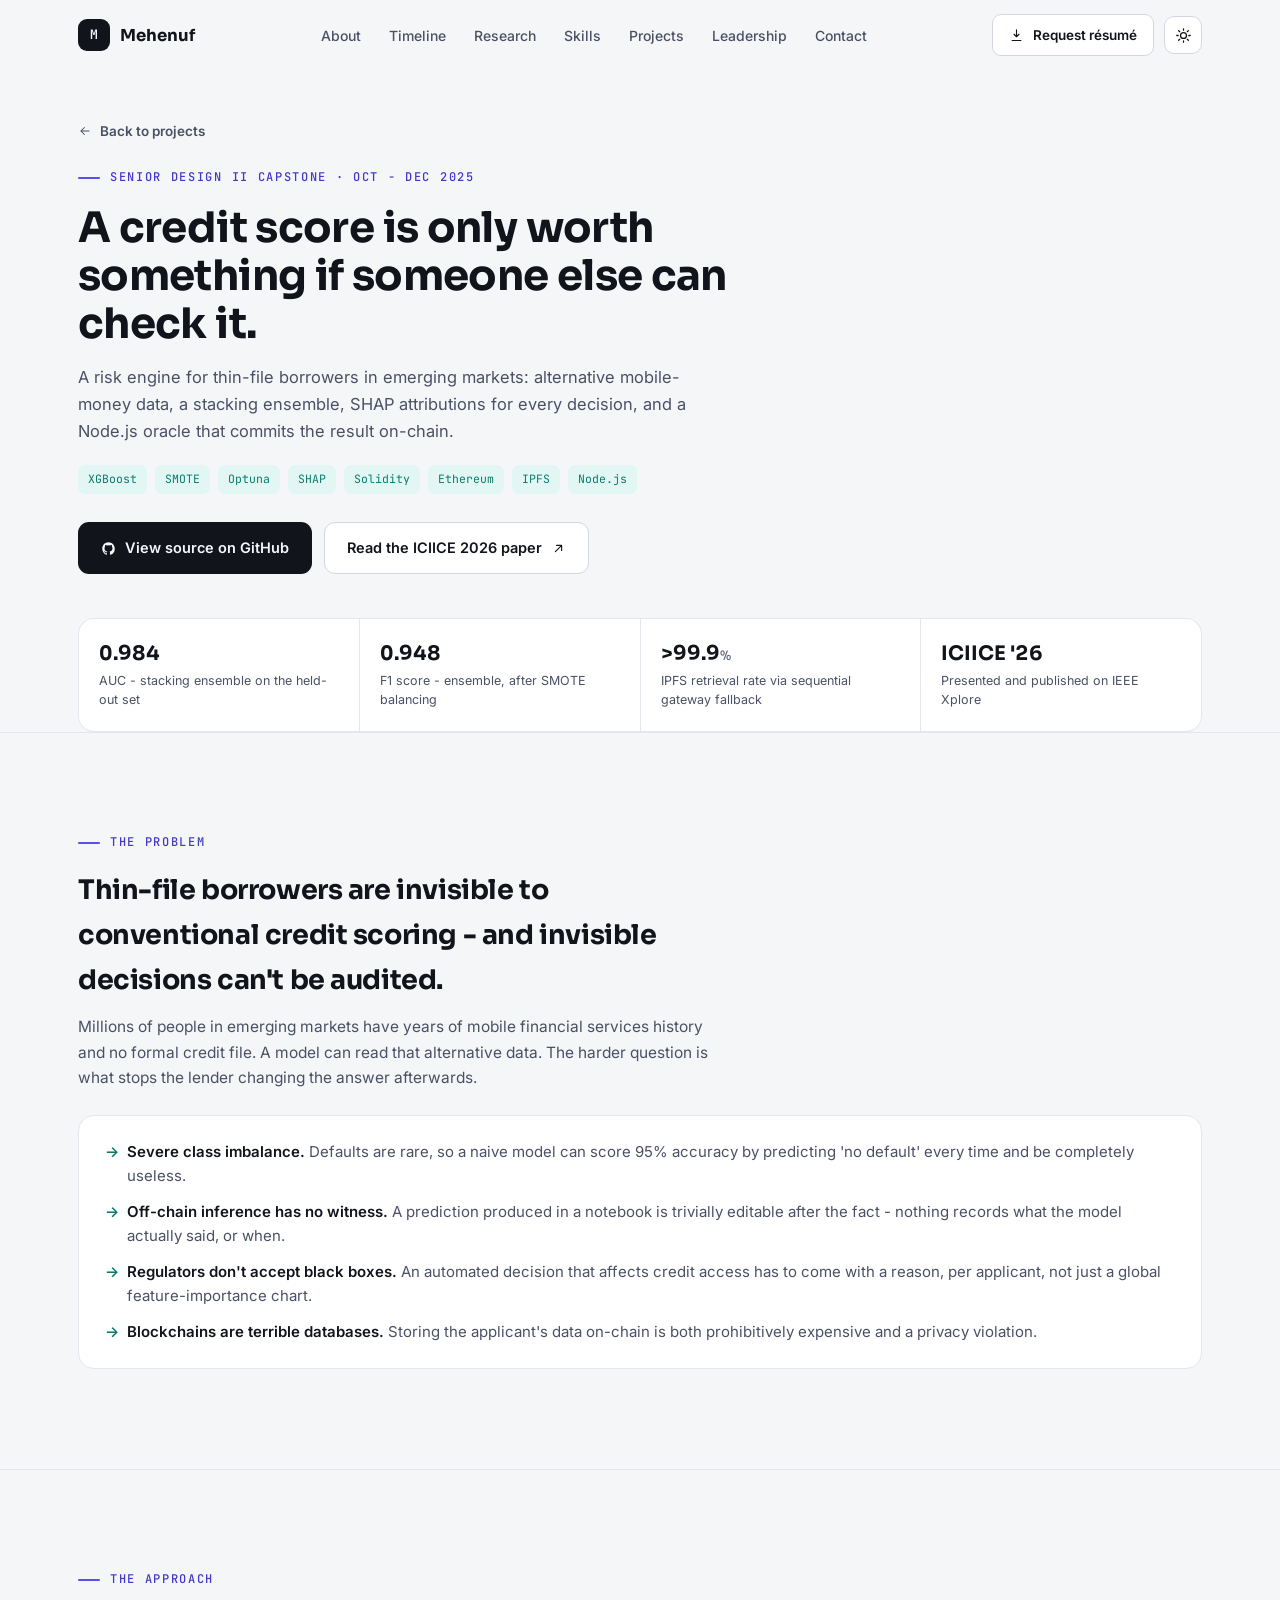
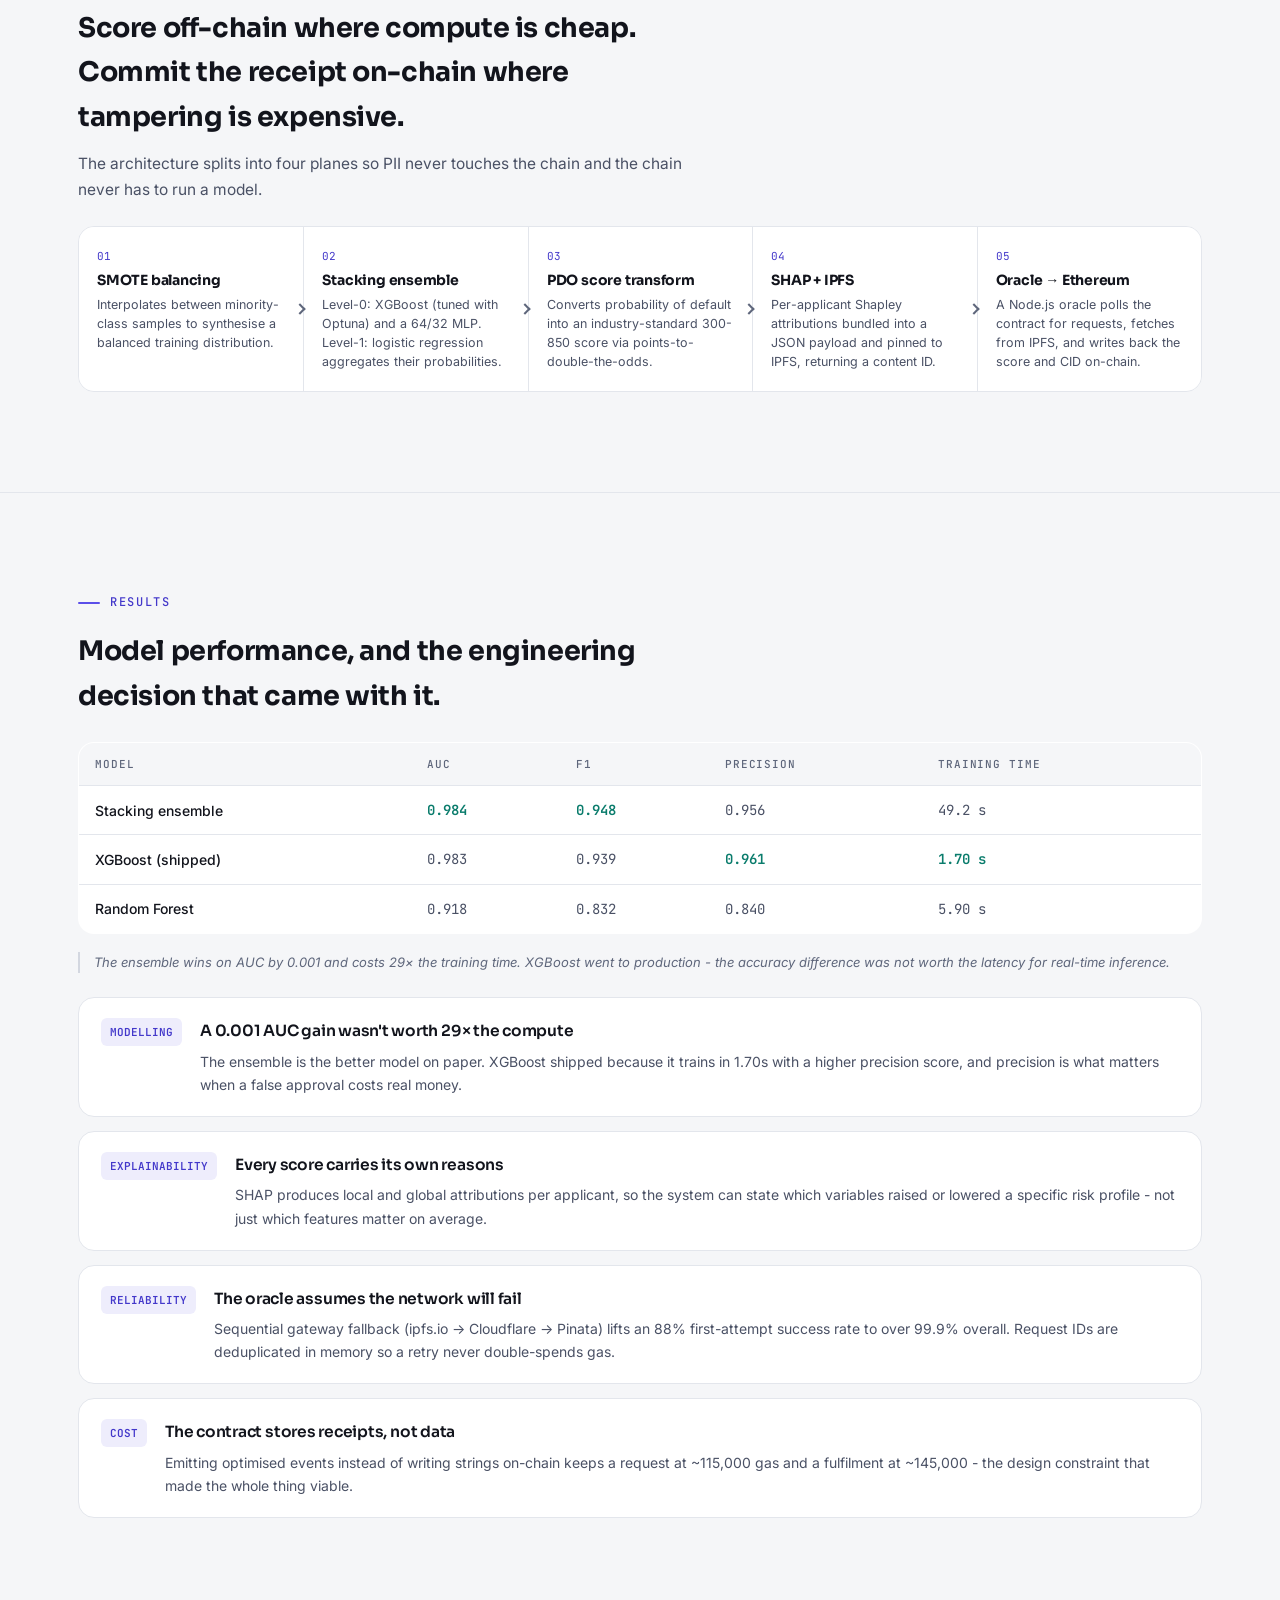
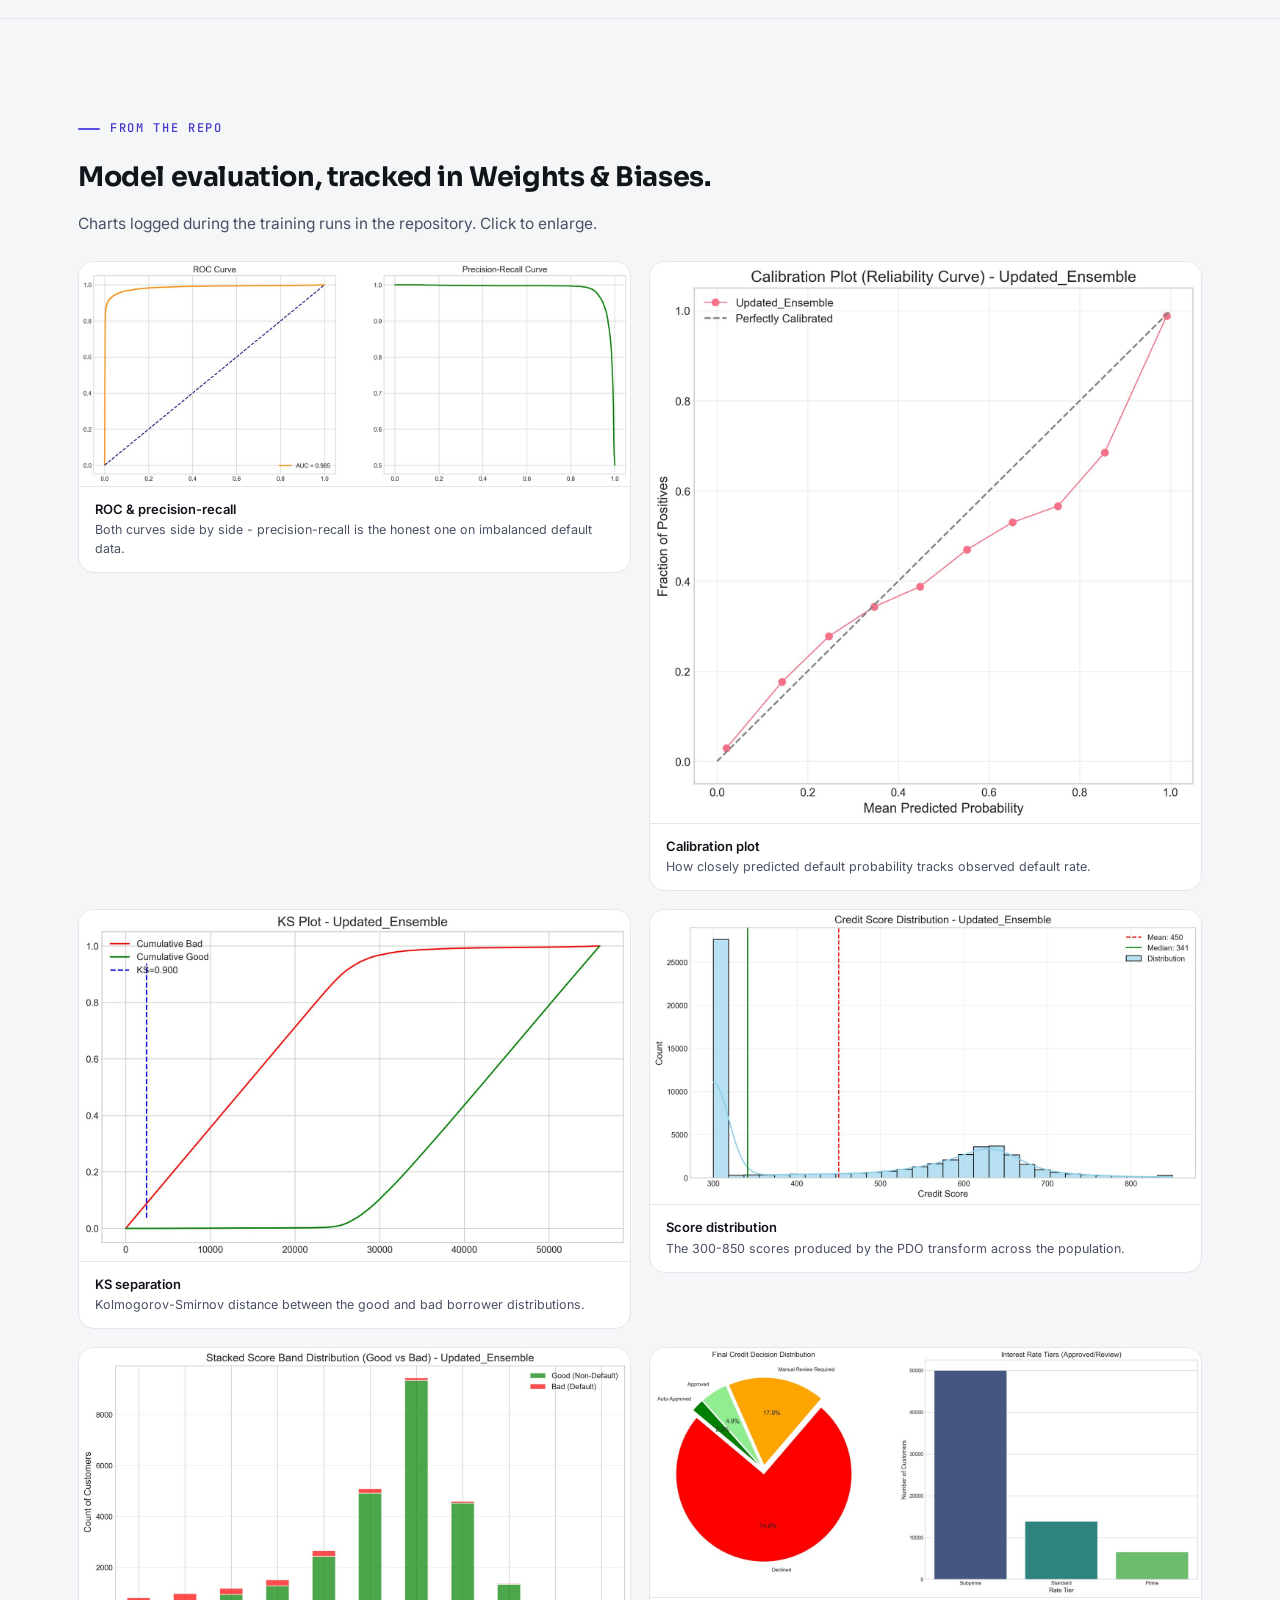
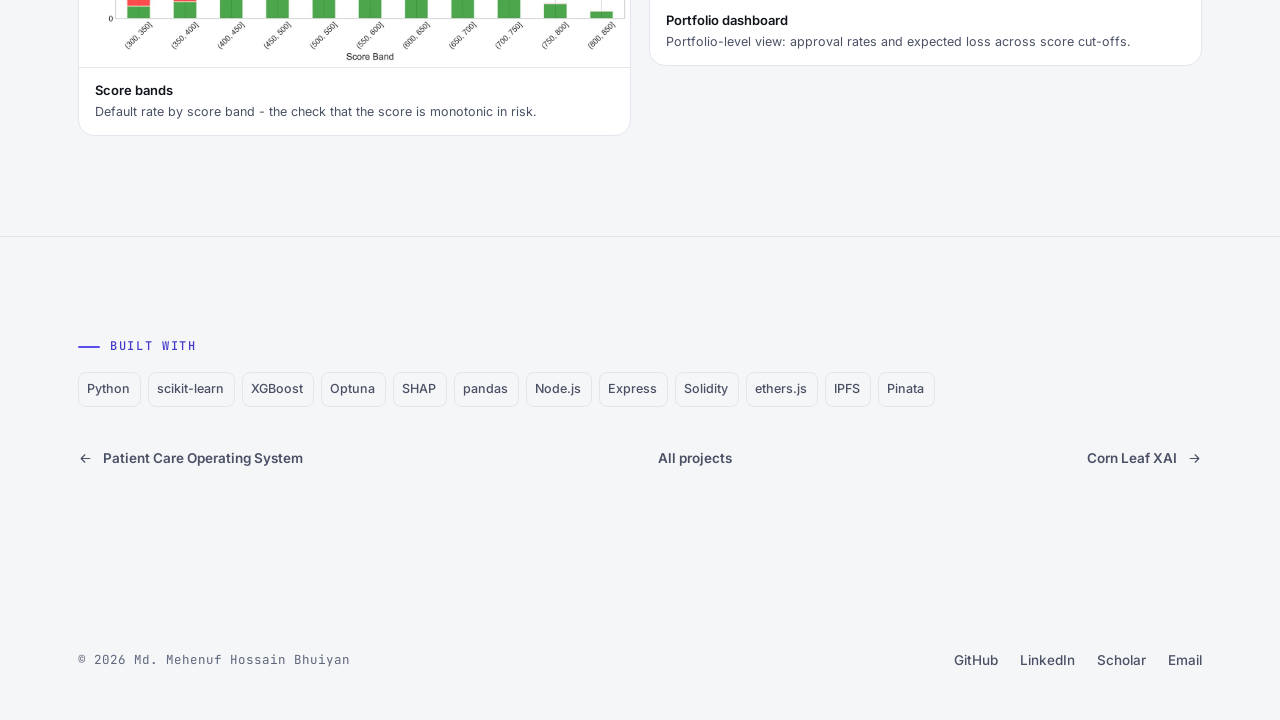
<file: projects/credit-scoring-blockchain.html>
<!DOCTYPE html>
<html lang="en">
<head>
<meta charset="UTF-8">
<meta name="viewport" content="width=device-width, initial-scale=1.0">
<title>Decentralised Credit Scoring - Ensemble + Blockchain Oracle - Md. Mehenuf Hossain Bhuiyan</title>
<meta name="description" content="A stacking-ensemble credit risk engine for thin-file borrowers, with every decision committed to Ethereum and its evidence pinned to IPFS. Presented at ICIICE 2026.">
<meta name="theme-color" content="#F5F6F8" media="(prefers-color-scheme: light)">
<meta name="theme-color" content="#0C0E15" media="(prefers-color-scheme: dark)">
<meta property="og:title" content="Decentralised Credit Scoring - Ensemble + Blockchain Oracle - Md. Mehenuf Hossain Bhuiyan">
<meta property="og:description" content="A stacking-ensemble credit risk engine for thin-file borrowers, with every decision committed to Ethereum and its evidence pinned to IPFS. Presented at ICIICE 2026.">
<meta property="og:type" content="article">
<meta property="og:url" content="https://mehenuf.github.io/projects/credit-scoring-blockchain.html">
<meta property="og:image" content="https://mehenuf.github.io/assets/img/profile-mehenuf.jpg">
<meta name="twitter:card" content="summary">
<meta name="twitter:title" content="Decentralised Credit Scoring - Ensemble + Blockchain Oracle - Md. Mehenuf Hossain Bhuiyan">
<meta name="twitter:description" content="A stacking-ensemble credit risk engine for thin-file borrowers, with every decision committed to Ethereum and its evidence pinned to IPFS. Presented at ICIICE 2026.">
<meta name="twitter:image" content="https://mehenuf.github.io/assets/img/profile-mehenuf.jpg">
<link rel="icon" href="data:image/svg+xml,%3Csvg xmlns='http://www.w3.org/2000/svg' viewBox='0 0 32 32'%3E%3Crect width='32' height='32' rx='8' fill='%2312141C'/%3E%3Ctext x='16' y='22' font-family='monospace' font-size='15' fill='%23fff' text-anchor='middle'%3EM%3C/text%3E%3C/svg%3E">
<script>
(function(){
  var d=document.documentElement; d.classList.add('js');
  var s=null; try{ s=localStorage.getItem('theme'); }catch(e){}
  var p=window.matchMedia&&window.matchMedia('(prefers-color-scheme: dark)').matches;
  d.setAttribute('data-theme', s||(p?'dark':'light'));
})();
</script>
<link rel="preconnect" href="https://fonts.googleapis.com">
<link rel="preconnect" href="https://fonts.gstatic.com" crossorigin>
<link href="https://fonts.googleapis.com/css2?family=Sora:wght@500;600;700&family=Inter:wght@400;500;600&family=JetBrains+Mono:wght@400;500&display=swap" rel="stylesheet">
<link rel="stylesheet" href="../assets/css/style.css?v=4">
</head>
<body>

<a href="#top" class="skip-link">Skip to content</a>

<header class="nav">
  <div class="nav-inner">
    <a href="../index.html#top" class="brand"><span class="mark"><span>M</span></span> Mehenuf</a>
    <nav class="nav-links" aria-label="Main">
      <a href="../index.html#about">About</a>
      <a href="../index.html#timeline">Timeline</a>
      <a href="../index.html#research">Research</a>
      <a href="../index.html#skills">Skills</a>
      <a href="../index.html#work">Projects</a>
      <a href="../index.html#leadership">Leadership</a>
      <a href="../index.html#contact">Contact</a>
    </nav>
    <div class="nav-cta">
      <a class="btn btn-ghost btn-sm" href="mailto:mehenuf@gmail.com?subject=R%C3%A9sum%C3%A9%20request%20-%20portfolio&body=Hi%20Mehenuf%2C%0A%0AI%20came%20across%20your%20portfolio%20and%20would%20like%20a%20copy%20of%20your%20CV%2Fr%C3%A9sum%C3%A9.%0A%0AName%3A%0ACompany%2Forganisation%3A%0ARole%20or%20context%3A%0A%0AThanks%2C"><svg viewBox="0 0 24 24"><path d="M12 3v11m0 0-4-4m4 4 4-4M5 20h14" fill="none" stroke="currentColor" stroke-width="1.8" stroke-linecap="round" stroke-linejoin="round"/></svg>Request résumé</a>
      <button class="icon-btn theme-toggle" aria-label="Switch to dark theme">
        <svg class="i-sun" viewBox="0 0 24 24" fill="none" aria-hidden="true"><circle cx="12" cy="12" r="4.2" stroke="currentColor" stroke-width="1.8"/><path d="M12 2.5v2M12 19.5v2M2.5 12h2M19.5 12h2M5.2 5.2l1.4 1.4M17.4 17.4l1.4 1.4M18.8 5.2l-1.4 1.4M6.6 17.4l-1.4 1.4" stroke="currentColor" stroke-width="1.8" stroke-linecap="round"/></svg>
        <svg class="i-moon" viewBox="0 0 24 24" fill="none" aria-hidden="true"><path d="M20 14.5A8.5 8.5 0 0 1 9.5 4a8.5 8.5 0 1 0 10.5 10.5Z" stroke="currentColor" stroke-width="1.8" stroke-linejoin="round"/></svg>
      </button>
      <button class="icon-btn nav-toggle" aria-label="Toggle menu" aria-expanded="false">
        <svg viewBox="0 0 24 24"><path d="M4 7h16M4 12h16M4 17h16" stroke="currentColor" stroke-width="1.8" stroke-linecap="round"/></svg>
      </button>
    </div>
  </div>
</header>

<main id="top" tabindex="-1">
  <section class="p-hero">
    <div class="wrap">
      <div data-stagger>
        <a class="p-back" href="../index.html#work"><svg viewBox="0 0 24 24"><path d="M19 12H5M11 6l-6 6 6 6" fill="none" stroke="currentColor" stroke-width="1.8" stroke-linecap="round" stroke-linejoin="round"/></svg>Back to projects</a>
        <div class="kicker">Senior Design II capstone · Oct - Dec 2025</div>
        <h1>A credit score is only worth something if someone else can check it.</h1>
        <p class="sub">A risk engine for thin-file borrowers in emerging markets: alternative mobile-money data, a stacking ensemble, SHAP attributions for every decision, and a Node.js oracle that commits the result on-chain.</p>
        <div class="p-tags"><span>XGBoost</span><span>SMOTE</span><span>Optuna</span><span>SHAP</span><span>Solidity</span><span>Ethereum</span><span>IPFS</span><span>Node.js</span></div>
        <div class="p-cta-row">
          <a class="btn btn-primary" href="https://github.com/mehenuf/MFScreditScore-blockchain-oracle-ipfs" target="_blank" rel="noopener"><svg viewBox="0 0 24 24"><path fill="currentColor" d="M12 2C6.48 2 2 6.58 2 12.26c0 4.54 2.87 8.39 6.84 9.75.5.1.68-.22.68-.5 0-.24-.01-1.05-.01-1.9-2.78.62-3.37-1.19-3.37-1.19-.46-1.2-1.11-1.53-1.11-1.53-.91-.64.07-.63.07-.63 1 .07 1.53 1.05 1.53 1.05.89 1.56 2.34 1.11 2.91.85.09-.66.35-1.11.63-1.36-2.22-.26-4.56-1.14-4.56-5.06 0-1.12.39-2.03 1.03-2.75-.1-.26-.45-1.31.1-2.73 0 0 .84-.27 2.75 1.05a9.3 9.3 0 0 1 5 0c1.91-1.32 2.75-1.05 2.75-1.05.55 1.42.2 2.47.1 2.73.64.72 1.03 1.63 1.03 2.75 0 3.93-2.35 4.79-4.58 5.05.36.32.68.94.68 1.9 0 1.37-.01 2.47-.01 2.81 0 .28.18.61.69.5A10.03 10.03 0 0 0 22 12.26C22 6.58 17.52 2 12 2Z"/></svg>View source on GitHub</a>
          <a class="btn btn-ghost" href="https://www.researchgate.net/publication/407327879_Blockchain_Meets_AI-Powered_Oracles_and_decentralized_storage_A_Secure_and_Scalable_Framework_for_Decentralized_Credit_Scoring" target="_blank" rel="noopener">Read the ICIICE 2026 paper<svg viewBox="0 0 24 24"><path d="M7 17 17 7M9 7h8v8" fill="none" stroke="currentColor" stroke-width="1.8" stroke-linecap="round" stroke-linejoin="round"/></svg></a>
        </div>
      </div>
      <div class="facts" data-stagger style="margin-top:44px;"><div class="fact"><div class="k">0.984</div><div class="v">AUC - stacking ensemble on the held-out set</div></div><div class="fact"><div class="k">0.948</div><div class="v">F1 score - ensemble, after SMOTE balancing</div></div><div class="fact"><div class="k">&gt;99.9<span class='u'>%</span></div><div class="v">IPFS retrieval rate via sequential gateway fallback</div></div><div class="fact"><div class="k">ICIICE '26</div><div class="v">Presented and published on IEEE Xplore</div></div></div>
    </div>
  </section>

  <section class="p-section">
    <div class="wrap">
      <div class="reveal">
        <div class="kicker">The problem</div>
        <h2>Thin-file borrowers are invisible to conventional credit scoring - and invisible decisions can't be audited.</h2>
        <p class="p-lede">Millions of people in emerging markets have years of mobile financial services history and no formal credit file. A model can read that alternative data. The harder question is what stops the lender changing the answer afterwards.</p>
      </div>
      <div class="p-block reveal"><ul><li><b>Severe class imbalance.</b> Defaults are rare, so a naive model can score 95% accuracy by predicting 'no default' every time and be completely useless.</li><li><b>Off-chain inference has no witness.</b> A prediction produced in a notebook is trivially editable after the fact - nothing records what the model actually said, or when.</li><li><b>Regulators don't accept black boxes.</b> An automated decision that affects credit access has to come with a reason, per applicant, not just a global feature-importance chart.</li><li><b>Blockchains are terrible databases.</b> Storing the applicant's data on-chain is both prohibitively expensive and a privacy violation.</li></ul></div>

    </div>
  </section>
  <section class="p-section">
    <div class="wrap">
      <div class="reveal">
        <div class="kicker">The approach</div>
        <h2>Score off-chain where compute is cheap. Commit the receipt on-chain where tampering is expensive.</h2>
        <p class="p-lede">The architecture splits into four planes so PII never touches the chain and the chain never has to run a model.</p>
      </div>
      <div class="pipeline" data-stagger>
        <div class="pipe-step"><span class="pn">01</span><h4>SMOTE balancing</h4><p>Interpolates between minority-class samples to synthesise a balanced training distribution.</p></div>
        <div class="pipe-step"><span class="pn">02</span><h4>Stacking ensemble</h4><p>Level-0: XGBoost (tuned with Optuna) and a 64/32 MLP. Level-1: logistic regression aggregates their probabilities.</p></div>
        <div class="pipe-step"><span class="pn">03</span><h4>PDO score transform</h4><p>Converts probability of default into an industry-standard 300-850 score via points-to-double-the-odds.</p></div>
        <div class="pipe-step"><span class="pn">04</span><h4>SHAP + IPFS</h4><p>Per-applicant Shapley attributions bundled into a JSON payload and pinned to IPFS, returning a content ID.</p></div>
        <div class="pipe-step"><span class="pn">05</span><h4>Oracle → Ethereum</h4><p>A Node.js oracle polls the contract for requests, fetches from IPFS, and writes back the score and CID on-chain.</p></div>
      </div>

    </div>
  </section>
  <section class="p-section">
    <div class="wrap">
      <div class="reveal">
        <div class="kicker">Results</div>
        <h2>Model performance, and the engineering decision that came with it.</h2>
        
      </div>
      <div class="table-scroll reveal"><table class="m-table"><thead><tr><th>Model</th><th>AUC</th><th>F1</th><th>Precision</th><th>Training time</th></tr></thead><tbody><tr><td>Stacking ensemble</td><td><span class='best'>0.984</span></td><td><span class='best'>0.948</span></td><td><span class='num'>0.956</span></td><td><span class='num'>49.2 s</span></td></tr><tr><td>XGBoost (shipped)</td><td><span class='num'>0.983</span></td><td><span class='num'>0.939</span></td><td><span class='best'>0.961</span></td><td><span class='best'>1.70 s</span></td></tr><tr><td>Random Forest</td><td><span class='num'>0.918</span></td><td><span class='num'>0.832</span></td><td><span class='num'>0.840</span></td><td><span class='num'>5.90 s</span></td></tr></tbody></table></div>
      <p class="note">The ensemble wins on AUC by 0.001 and costs 29× the training time. XGBoost went to production - the accuracy difference was not worth the latency for real-time inference.</p>
      <div class="finding-grid" data-stagger>
        <div class="finding"><span class="tag">MODELLING</span><div><h3>A 0.001 AUC gain wasn't worth 29× the compute</h3><p>The ensemble is the better model on paper. XGBoost shipped because it trains in 1.70s with a higher precision score, and precision is what matters when a false approval costs real money.</p></div></div>
        <div class="finding"><span class="tag">EXPLAINABILITY</span><div><h3>Every score carries its own reasons</h3><p>SHAP produces local and global attributions per applicant, so the system can state which variables raised or lowered a specific risk profile - not just which features matter on average.</p></div></div>
        <div class="finding"><span class="tag">RELIABILITY</span><div><h3>The oracle assumes the network will fail</h3><p>Sequential gateway fallback (ipfs.io → Cloudflare → Pinata) lifts an 88% first-attempt success rate to over 99.9% overall. Request IDs are deduplicated in memory so a retry never double-spends gas.</p></div></div>
        <div class="finding"><span class="tag">COST</span><div><h3>The contract stores receipts, not data</h3><p>Emitting optimised events instead of writing strings on-chain keeps a request at ~115,000 gas and a fulfilment at ~145,000 - the design constraint that made the whole thing viable.</p></div></div>
      </div>

    </div>
  </section>
  <section class="p-section">
    <div class="wrap">
      <div class="reveal">
        <div class="kicker">From the repo</div>
        <h2>Model evaluation, tracked in Weights & Biases.</h2>
        <p class="p-lede">Charts logged during the training runs in the repository. Click to enlarge.</p>
      </div>
      <div class="gallery">
        <figure class="shot reveal-img" tabindex="0" role="button" aria-label="Enlarge: ROC &amp; precision-recall"><img src="../assets/img/credit/roc_pr.jpg" alt="ROC and precision-recall curves for the credit scoring models" width="1500" height="609" loading="lazy" decoding="async"><figcaption><b>ROC & precision-recall</b>Both curves side by side - precision-recall is the honest one on imbalanced default data.</figcaption></figure>
        <figure class="shot reveal-img" tabindex="0" role="button" aria-label="Enlarge: Calibration plot"><img src="../assets/img/credit/calibration.jpg" alt="Calibration plot for the credit scoring ensemble" width="1500" height="1526" loading="lazy" decoding="async"><figcaption><b>Calibration plot</b>How closely predicted default probability tracks observed default rate.</figcaption></figure>
        <figure class="shot reveal-img" tabindex="0" role="button" aria-label="Enlarge: KS separation"><img src="../assets/img/credit/ks_plot.jpg" alt="Kolmogorov-Smirnov separation plot between good and bad borrowers" width="1500" height="956" loading="lazy" decoding="async"><figcaption><b>KS separation</b>Kolmogorov-Smirnov distance between the good and bad borrower distributions.</figcaption></figure>
        <figure class="shot reveal-img" tabindex="0" role="button" aria-label="Enlarge: Score distribution"><img src="../assets/img/credit/score_dist.jpg" alt="Distribution of generated credit scores" width="1500" height="802" loading="lazy" decoding="async"><figcaption><b>Score distribution</b>The 300-850 scores produced by the PDO transform across the population.</figcaption></figure>
        <figure class="shot reveal-img" tabindex="0" role="button" aria-label="Enlarge: Score bands"><img src="../assets/img/credit/score_bands.jpg" alt="Default rate stacked by credit score band" width="1500" height="869" loading="lazy" decoding="async"><figcaption><b>Score bands</b>Default rate by score band - the check that the score is monotonic in risk.</figcaption></figure>
        <figure class="shot reveal-img" tabindex="0" role="button" aria-label="Enlarge: Portfolio dashboard"><img src="../assets/img/credit/dashboard.jpg" alt="Portfolio-level risk dashboard" width="1500" height="678" loading="lazy" decoding="async"><figcaption><b>Portfolio dashboard</b>Portfolio-level view: approval rates and expected loss across score cut-offs.</figcaption></figure>
      </div>

    </div>
  </section>


  <section class="p-section">
    <div class="wrap">
      <div class="reveal">
        <div class="kicker">Built with</div>
        <div class="chip-row"><span class="chip">Python</span><span class="chip">scikit-learn</span><span class="chip">XGBoost</span><span class="chip">Optuna</span><span class="chip">SHAP</span><span class="chip">pandas</span><span class="chip">Node.js</span><span class="chip">Express</span><span class="chip">Solidity</span><span class="chip">ethers.js</span><span class="chip">IPFS</span><span class="chip">Pinata</span></div>
      </div>
      <div class="p-nav">
        <a href="patient-care-operating-system.html"><svg viewBox="0 0 24 24"><path d="M19 12H5M11 6l-6 6 6 6" fill="none" stroke="currentColor" stroke-width="1.8" stroke-linecap="round" stroke-linejoin="round"/></svg>Patient Care Operating System</a>
        <a href="../index.html#work">All projects</a>
        <a href="corn-leaf-xai.html">Corn Leaf XAI<svg viewBox="0 0 24 24"><path d="M5 12h14M13 6l6 6-6 6" fill="none" stroke="currentColor" stroke-width="1.8" stroke-linecap="round" stroke-linejoin="round"/></svg></a>
      </div>
    </div>
  </section>
</main>

<footer class="footer">
  <div class="wrap footer-inner">
    <span class="foot-note">© <span data-year></span> Md. Mehenuf Hossain Bhuiyan</span>
    <div class="footer-links">
      <a href="https://github.com/mehenuf" target="_blank" rel="noopener">GitHub</a>
      <a href="https://www.linkedin.com/in/mehenuf" target="_blank" rel="noopener">LinkedIn</a>
      <a href="https://scholar.google.com/citations?user=QUsIy4QAAAAJ&hl=en" target="_blank" rel="noopener">Scholar</a>
      <a href="mailto:mehenuf@gmail.com">Email</a>
    </div>
  </div>
</footer>

<script src="../assets/js/main.js?v=4"></script>
</body>
</html>
</file>
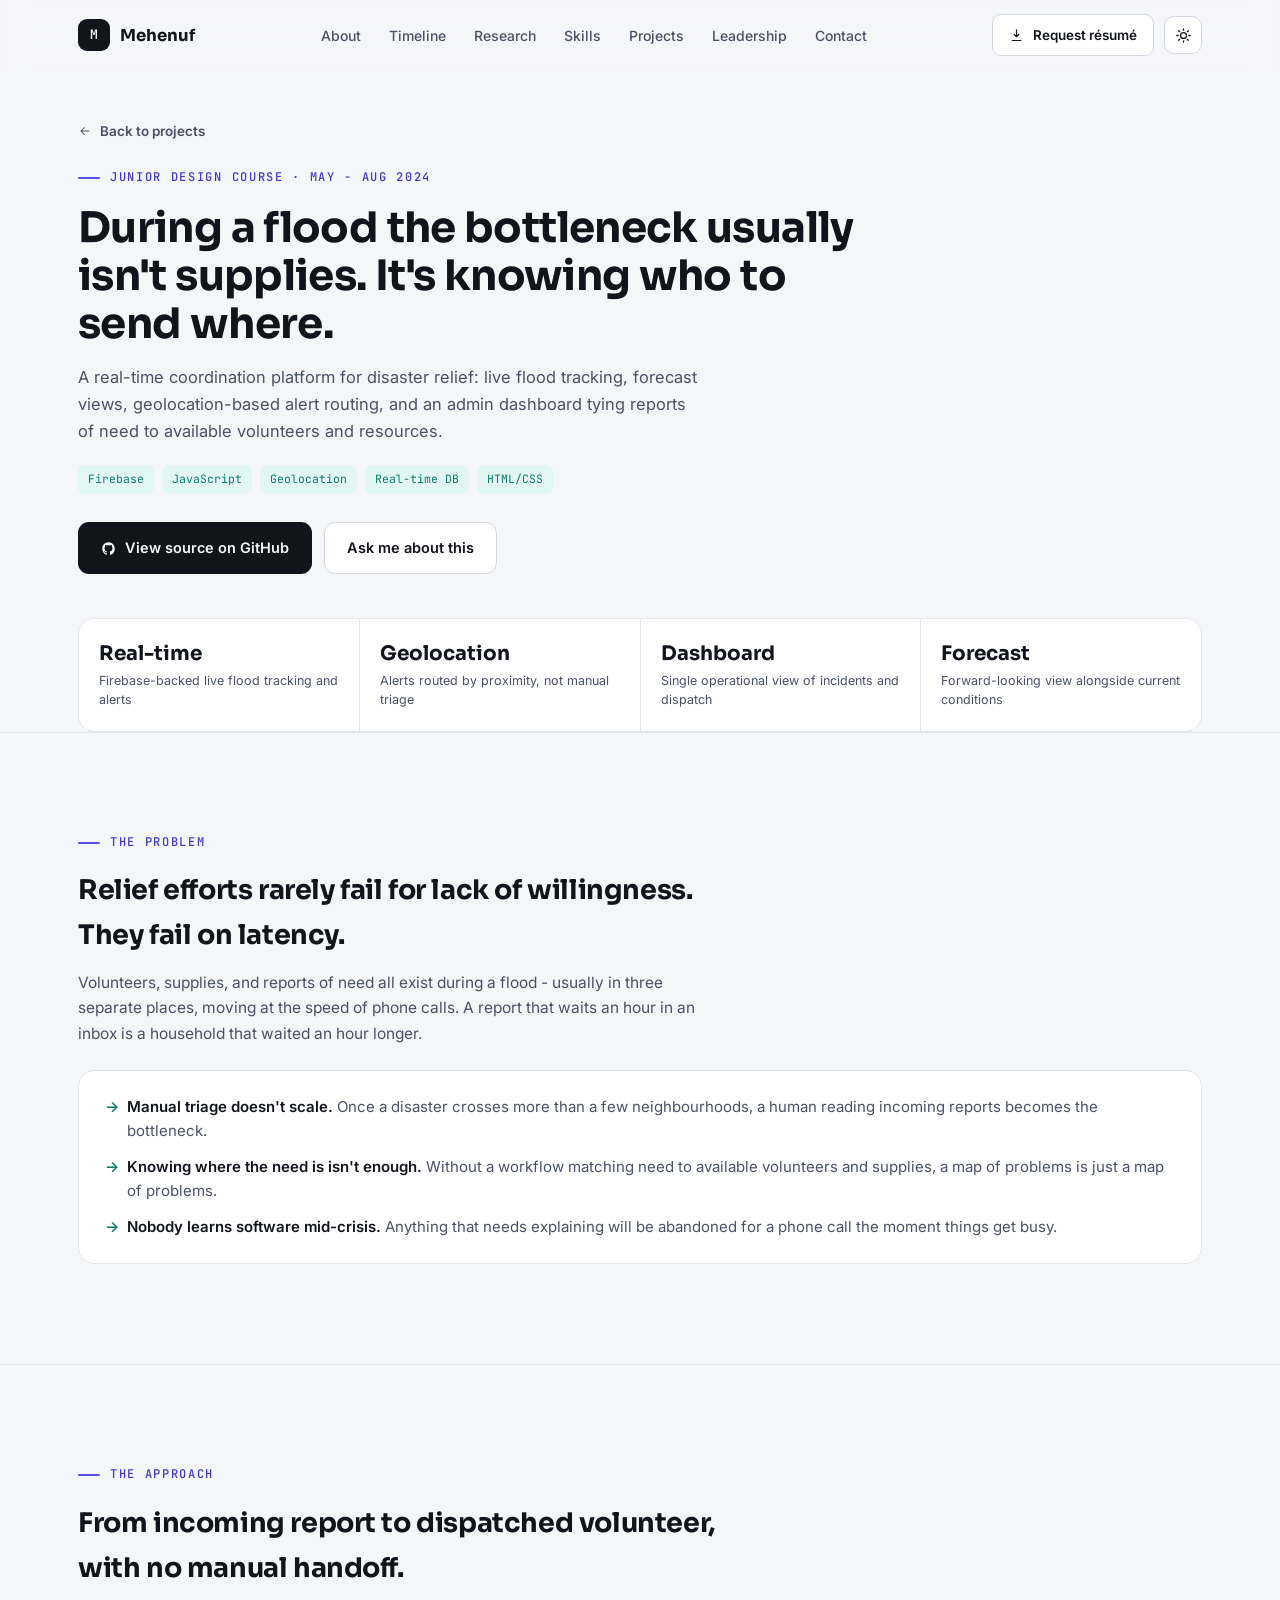
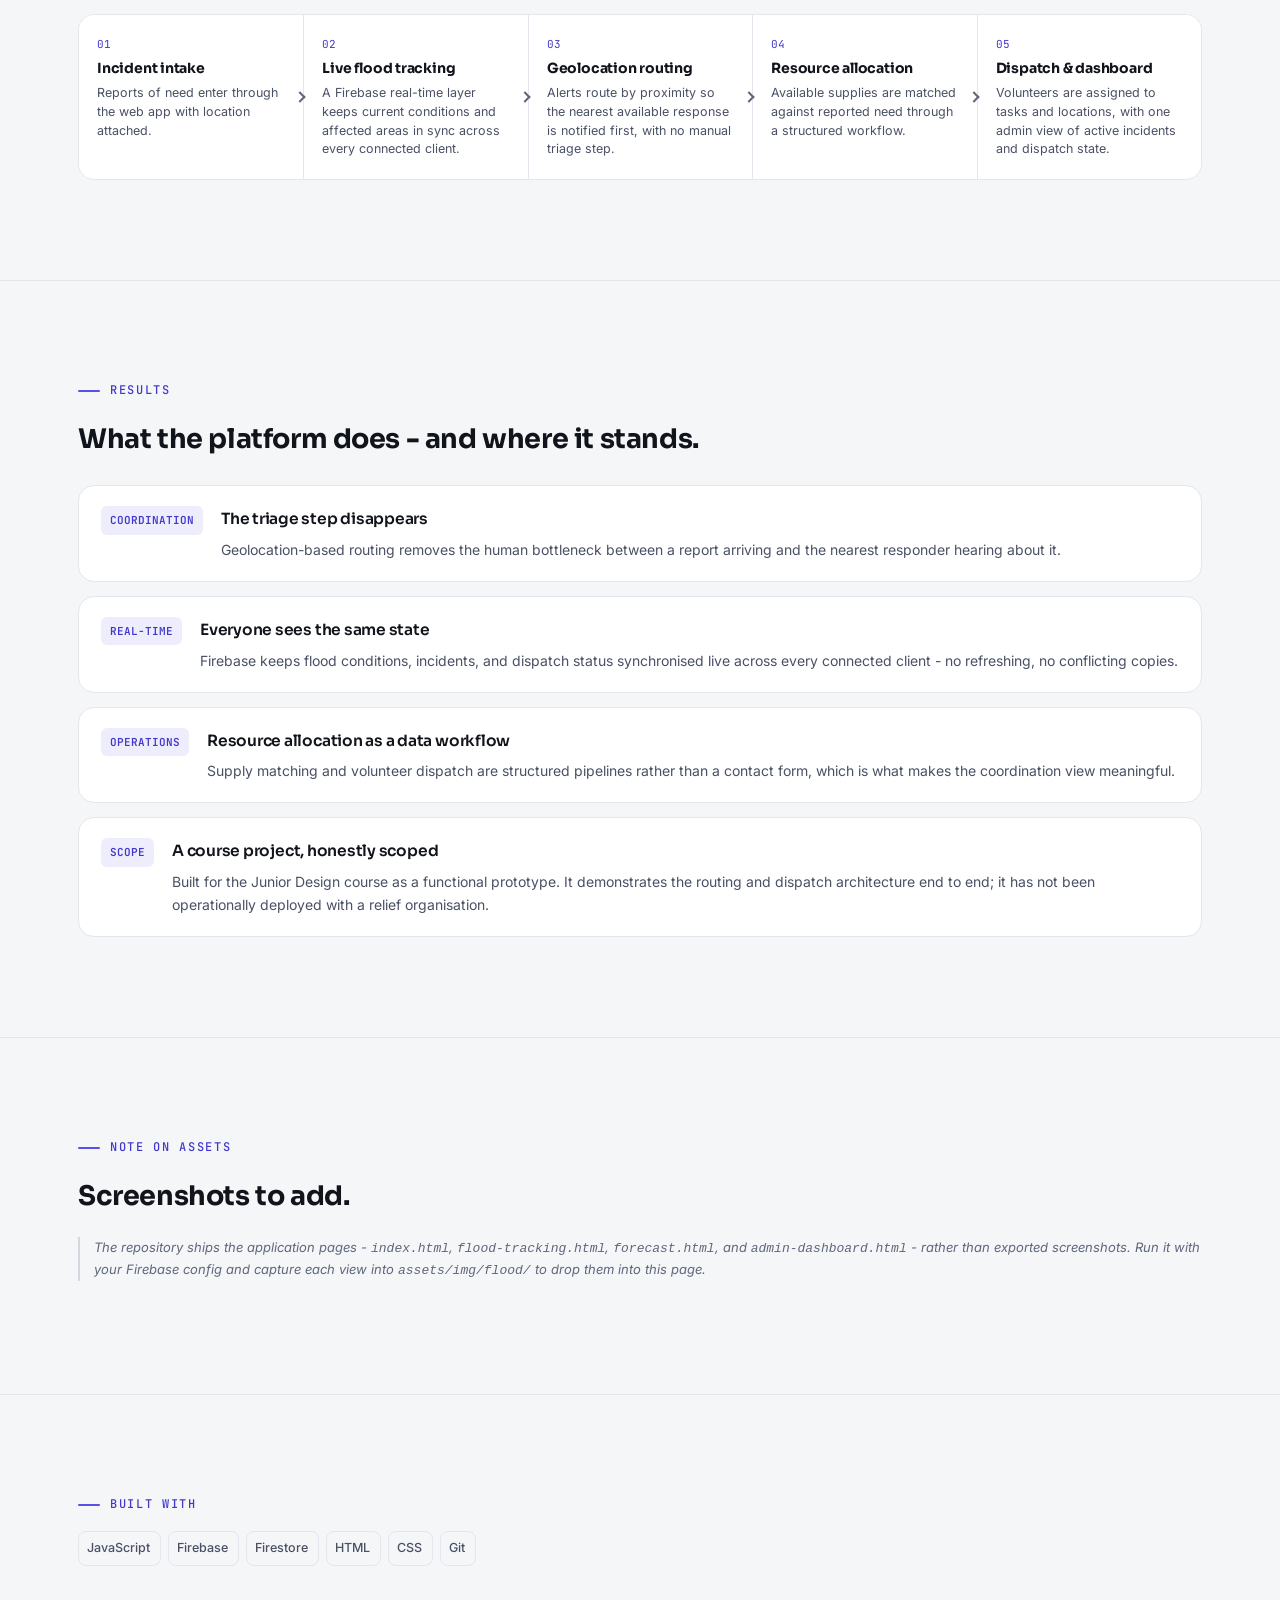
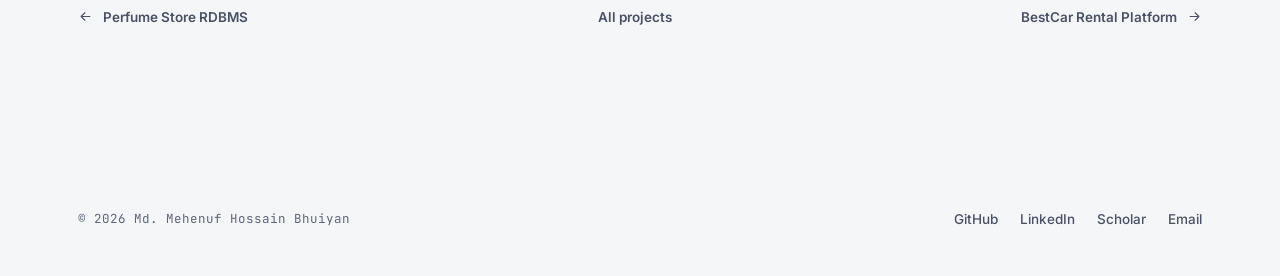
<file: projects/flood-alert-system.html>
<!DOCTYPE html>
<html lang="en">
<head>
<meta charset="UTF-8">
<meta name="viewport" content="width=device-width, initial-scale=1.0">
<title>Flood Alert & Relief Coordination System - Md. Mehenuf Hossain Bhuiyan</title>
<meta name="description" content="A Firebase-backed disaster relief platform with live flood tracking, geolocation-based alert routing, and an admin dashboard for resource allocation and volunteer dispatch.">
<meta name="theme-color" content="#F5F6F8" media="(prefers-color-scheme: light)">
<meta name="theme-color" content="#0C0E15" media="(prefers-color-scheme: dark)">
<meta property="og:title" content="Flood Alert & Relief Coordination System - Md. Mehenuf Hossain Bhuiyan">
<meta property="og:description" content="A Firebase-backed disaster relief platform with live flood tracking, geolocation-based alert routing, and an admin dashboard for resource allocation and volunteer dispatch.">
<meta property="og:type" content="article">
<meta property="og:url" content="https://mehenuf.github.io/projects/flood-alert-system.html">
<meta property="og:image" content="https://mehenuf.github.io/assets/img/profile-mehenuf.jpg">
<meta name="twitter:card" content="summary">
<meta name="twitter:title" content="Flood Alert & Relief Coordination System - Md. Mehenuf Hossain Bhuiyan">
<meta name="twitter:description" content="A Firebase-backed disaster relief platform with live flood tracking, geolocation-based alert routing, and an admin dashboard for resource allocation and volunteer dispatch.">
<meta name="twitter:image" content="https://mehenuf.github.io/assets/img/profile-mehenuf.jpg">
<link rel="icon" href="data:image/svg+xml,%3Csvg xmlns='http://www.w3.org/2000/svg' viewBox='0 0 32 32'%3E%3Crect width='32' height='32' rx='8' fill='%2312141C'/%3E%3Ctext x='16' y='22' font-family='monospace' font-size='15' fill='%23fff' text-anchor='middle'%3EM%3C/text%3E%3C/svg%3E">
<script>
(function(){
  var d=document.documentElement; d.classList.add('js');
  var s=null; try{ s=localStorage.getItem('theme'); }catch(e){}
  var p=window.matchMedia&&window.matchMedia('(prefers-color-scheme: dark)').matches;
  d.setAttribute('data-theme', s||(p?'dark':'light'));
})();
</script>
<link rel="preconnect" href="https://fonts.googleapis.com">
<link rel="preconnect" href="https://fonts.gstatic.com" crossorigin>
<link href="https://fonts.googleapis.com/css2?family=Sora:wght@500;600;700&family=Inter:wght@400;500;600&family=JetBrains+Mono:wght@400;500&display=swap" rel="stylesheet">
<link rel="stylesheet" href="../assets/css/style.css?v=4">
</head>
<body>

<a href="#top" class="skip-link">Skip to content</a>

<header class="nav">
  <div class="nav-inner">
    <a href="../index.html#top" class="brand"><span class="mark"><span>M</span></span> Mehenuf</a>
    <nav class="nav-links" aria-label="Main">
      <a href="../index.html#about">About</a>
      <a href="../index.html#timeline">Timeline</a>
      <a href="../index.html#research">Research</a>
      <a href="../index.html#skills">Skills</a>
      <a href="../index.html#work">Projects</a>
      <a href="../index.html#leadership">Leadership</a>
      <a href="../index.html#contact">Contact</a>
    </nav>
    <div class="nav-cta">
      <a class="btn btn-ghost btn-sm" href="mailto:mehenuf@gmail.com?subject=R%C3%A9sum%C3%A9%20request%20-%20portfolio&body=Hi%20Mehenuf%2C%0A%0AI%20came%20across%20your%20portfolio%20and%20would%20like%20a%20copy%20of%20your%20CV%2Fr%C3%A9sum%C3%A9.%0A%0AName%3A%0ACompany%2Forganisation%3A%0ARole%20or%20context%3A%0A%0AThanks%2C"><svg viewBox="0 0 24 24"><path d="M12 3v11m0 0-4-4m4 4 4-4M5 20h14" fill="none" stroke="currentColor" stroke-width="1.8" stroke-linecap="round" stroke-linejoin="round"/></svg>Request résumé</a>
      <button class="icon-btn theme-toggle" aria-label="Switch to dark theme">
        <svg class="i-sun" viewBox="0 0 24 24" fill="none" aria-hidden="true"><circle cx="12" cy="12" r="4.2" stroke="currentColor" stroke-width="1.8"/><path d="M12 2.5v2M12 19.5v2M2.5 12h2M19.5 12h2M5.2 5.2l1.4 1.4M17.4 17.4l1.4 1.4M18.8 5.2l-1.4 1.4M6.6 17.4l-1.4 1.4" stroke="currentColor" stroke-width="1.8" stroke-linecap="round"/></svg>
        <svg class="i-moon" viewBox="0 0 24 24" fill="none" aria-hidden="true"><path d="M20 14.5A8.5 8.5 0 0 1 9.5 4a8.5 8.5 0 1 0 10.5 10.5Z" stroke="currentColor" stroke-width="1.8" stroke-linejoin="round"/></svg>
      </button>
      <button class="icon-btn nav-toggle" aria-label="Toggle menu" aria-expanded="false">
        <svg viewBox="0 0 24 24"><path d="M4 7h16M4 12h16M4 17h16" stroke="currentColor" stroke-width="1.8" stroke-linecap="round"/></svg>
      </button>
    </div>
  </div>
</header>

<main id="top" tabindex="-1">
  <section class="p-hero">
    <div class="wrap">
      <div data-stagger>
        <a class="p-back" href="../index.html#work"><svg viewBox="0 0 24 24"><path d="M19 12H5M11 6l-6 6 6 6" fill="none" stroke="currentColor" stroke-width="1.8" stroke-linecap="round" stroke-linejoin="round"/></svg>Back to projects</a>
        <div class="kicker">Junior Design course · May - Aug 2024</div>
        <h1>During a flood the bottleneck usually isn't supplies. It's knowing who to send where.</h1>
        <p class="sub">A real-time coordination platform for disaster relief: live flood tracking, forecast views, geolocation-based alert routing, and an admin dashboard tying reports of need to available volunteers and resources.</p>
        <div class="p-tags"><span>Firebase</span><span>JavaScript</span><span>Geolocation</span><span>Real-time DB</span><span>HTML/CSS</span></div>
        <div class="p-cta-row">
          <a class="btn btn-primary" href="https://github.com/mehenuf/Flood-Alert-and-Relief-Coordination-System" target="_blank" rel="noopener"><svg viewBox="0 0 24 24"><path fill="currentColor" d="M12 2C6.48 2 2 6.58 2 12.26c0 4.54 2.87 8.39 6.84 9.75.5.1.68-.22.68-.5 0-.24-.01-1.05-.01-1.9-2.78.62-3.37-1.19-3.37-1.19-.46-1.2-1.11-1.53-1.11-1.53-.91-.64.07-.63.07-.63 1 .07 1.53 1.05 1.53 1.05.89 1.56 2.34 1.11 2.91.85.09-.66.35-1.11.63-1.36-2.22-.26-4.56-1.14-4.56-5.06 0-1.12.39-2.03 1.03-2.75-.1-.26-.45-1.31.1-2.73 0 0 .84-.27 2.75 1.05a9.3 9.3 0 0 1 5 0c1.91-1.32 2.75-1.05 2.75-1.05.55 1.42.2 2.47.1 2.73.64.72 1.03 1.63 1.03 2.75 0 3.93-2.35 4.79-4.58 5.05.36.32.68.94.68 1.9 0 1.37-.01 2.47-.01 2.81 0 .28.18.61.69.5A10.03 10.03 0 0 0 22 12.26C22 6.58 17.52 2 12 2Z"/></svg>View source on GitHub</a>
          <a class="btn btn-ghost" href="../index.html#contact">Ask me about this</a>
        </div>
      </div>
      <div class="facts" data-stagger style="margin-top:44px;"><div class="fact"><div class="k">Real-time</div><div class="v">Firebase-backed live flood tracking and alerts</div></div><div class="fact"><div class="k">Geolocation</div><div class="v">Alerts routed by proximity, not manual triage</div></div><div class="fact"><div class="k">Dashboard</div><div class="v">Single operational view of incidents and dispatch</div></div><div class="fact"><div class="k">Forecast</div><div class="v">Forward-looking view alongside current conditions</div></div></div>
    </div>
  </section>

  <section class="p-section">
    <div class="wrap">
      <div class="reveal">
        <div class="kicker">The problem</div>
        <h2>Relief efforts rarely fail for lack of willingness. They fail on latency.</h2>
        <p class="p-lede">Volunteers, supplies, and reports of need all exist during a flood - usually in three separate places, moving at the speed of phone calls. A report that waits an hour in an inbox is a household that waited an hour longer.</p>
      </div>
      <div class="p-block reveal"><ul><li><b>Manual triage doesn't scale.</b> Once a disaster crosses more than a few neighbourhoods, a human reading incoming reports becomes the bottleneck.</li><li><b>Knowing where the need is isn't enough.</b> Without a workflow matching need to available volunteers and supplies, a map of problems is just a map of problems.</li><li><b>Nobody learns software mid-crisis.</b> Anything that needs explaining will be abandoned for a phone call the moment things get busy.</li></ul></div>

    </div>
  </section>
  <section class="p-section">
    <div class="wrap">
      <div class="reveal">
        <div class="kicker">The approach</div>
        <h2>From incoming report to dispatched volunteer, with no manual handoff.</h2>
        
      </div>
      <div class="pipeline" data-stagger>
        <div class="pipe-step"><span class="pn">01</span><h4>Incident intake</h4><p>Reports of need enter through the web app with location attached.</p></div>
        <div class="pipe-step"><span class="pn">02</span><h4>Live flood tracking</h4><p>A Firebase real-time layer keeps current conditions and affected areas in sync across every connected client.</p></div>
        <div class="pipe-step"><span class="pn">03</span><h4>Geolocation routing</h4><p>Alerts route by proximity so the nearest available response is notified first, with no manual triage step.</p></div>
        <div class="pipe-step"><span class="pn">04</span><h4>Resource allocation</h4><p>Available supplies are matched against reported need through a structured workflow.</p></div>
        <div class="pipe-step"><span class="pn">05</span><h4>Dispatch & dashboard</h4><p>Volunteers are assigned to tasks and locations, with one admin view of active incidents and dispatch state.</p></div>
      </div>

    </div>
  </section>
  <section class="p-section">
    <div class="wrap">
      <div class="reveal">
        <div class="kicker">Results</div>
        <h2>What the platform does - and where it stands.</h2>
        
      </div>
      <div class="finding-grid" data-stagger>
        <div class="finding"><span class="tag">COORDINATION</span><div><h3>The triage step disappears</h3><p>Geolocation-based routing removes the human bottleneck between a report arriving and the nearest responder hearing about it.</p></div></div>
        <div class="finding"><span class="tag">REAL-TIME</span><div><h3>Everyone sees the same state</h3><p>Firebase keeps flood conditions, incidents, and dispatch status synchronised live across every connected client - no refreshing, no conflicting copies.</p></div></div>
        <div class="finding"><span class="tag">OPERATIONS</span><div><h3>Resource allocation as a data workflow</h3><p>Supply matching and volunteer dispatch are structured pipelines rather than a contact form, which is what makes the coordination view meaningful.</p></div></div>
        <div class="finding"><span class="tag">SCOPE</span><div><h3>A course project, honestly scoped</h3><p>Built for the Junior Design course as a functional prototype. It demonstrates the routing and dispatch architecture end to end; it has not been operationally deployed with a relief organisation.</p></div></div>
      </div>

    </div>
  </section>
  <section class="p-section">
    <div class="wrap">
      <div class="reveal">
        <div class="kicker">Note on assets</div>
        <h2>Screenshots to add.</h2>
        
      </div>
      <p class="note reveal">The repository ships the application pages - <code>index.html</code>, <code>flood-tracking.html</code>, <code>forecast.html</code>, and <code>admin-dashboard.html</code> - rather than exported screenshots. Run it with your Firebase config and capture each view into <code>assets/img/flood/</code> to drop them into this page.</p>

    </div>
  </section>


  <section class="p-section">
    <div class="wrap">
      <div class="reveal">
        <div class="kicker">Built with</div>
        <div class="chip-row"><span class="chip">JavaScript</span><span class="chip">Firebase</span><span class="chip">Firestore</span><span class="chip">HTML</span><span class="chip">CSS</span><span class="chip">Git</span></div>
      </div>
      <div class="p-nav">
        <a href="perfume-store-rdbms.html"><svg viewBox="0 0 24 24"><path d="M19 12H5M11 6l-6 6 6 6" fill="none" stroke="currentColor" stroke-width="1.8" stroke-linecap="round" stroke-linejoin="round"/></svg>Perfume Store RDBMS</a>
        <a href="../index.html#work">All projects</a>
        <a href="car-rental-platform.html">BestCar Rental Platform<svg viewBox="0 0 24 24"><path d="M5 12h14M13 6l6 6-6 6" fill="none" stroke="currentColor" stroke-width="1.8" stroke-linecap="round" stroke-linejoin="round"/></svg></a>
      </div>
    </div>
  </section>
</main>

<footer class="footer">
  <div class="wrap footer-inner">
    <span class="foot-note">© <span data-year></span> Md. Mehenuf Hossain Bhuiyan</span>
    <div class="footer-links">
      <a href="https://github.com/mehenuf" target="_blank" rel="noopener">GitHub</a>
      <a href="https://www.linkedin.com/in/mehenuf" target="_blank" rel="noopener">LinkedIn</a>
      <a href="https://scholar.google.com/citations?user=QUsIy4QAAAAJ&hl=en" target="_blank" rel="noopener">Scholar</a>
      <a href="mailto:mehenuf@gmail.com">Email</a>
    </div>
  </div>
</footer>

<script src="../assets/js/main.js?v=4"></script>
</body>
</html>
</file>
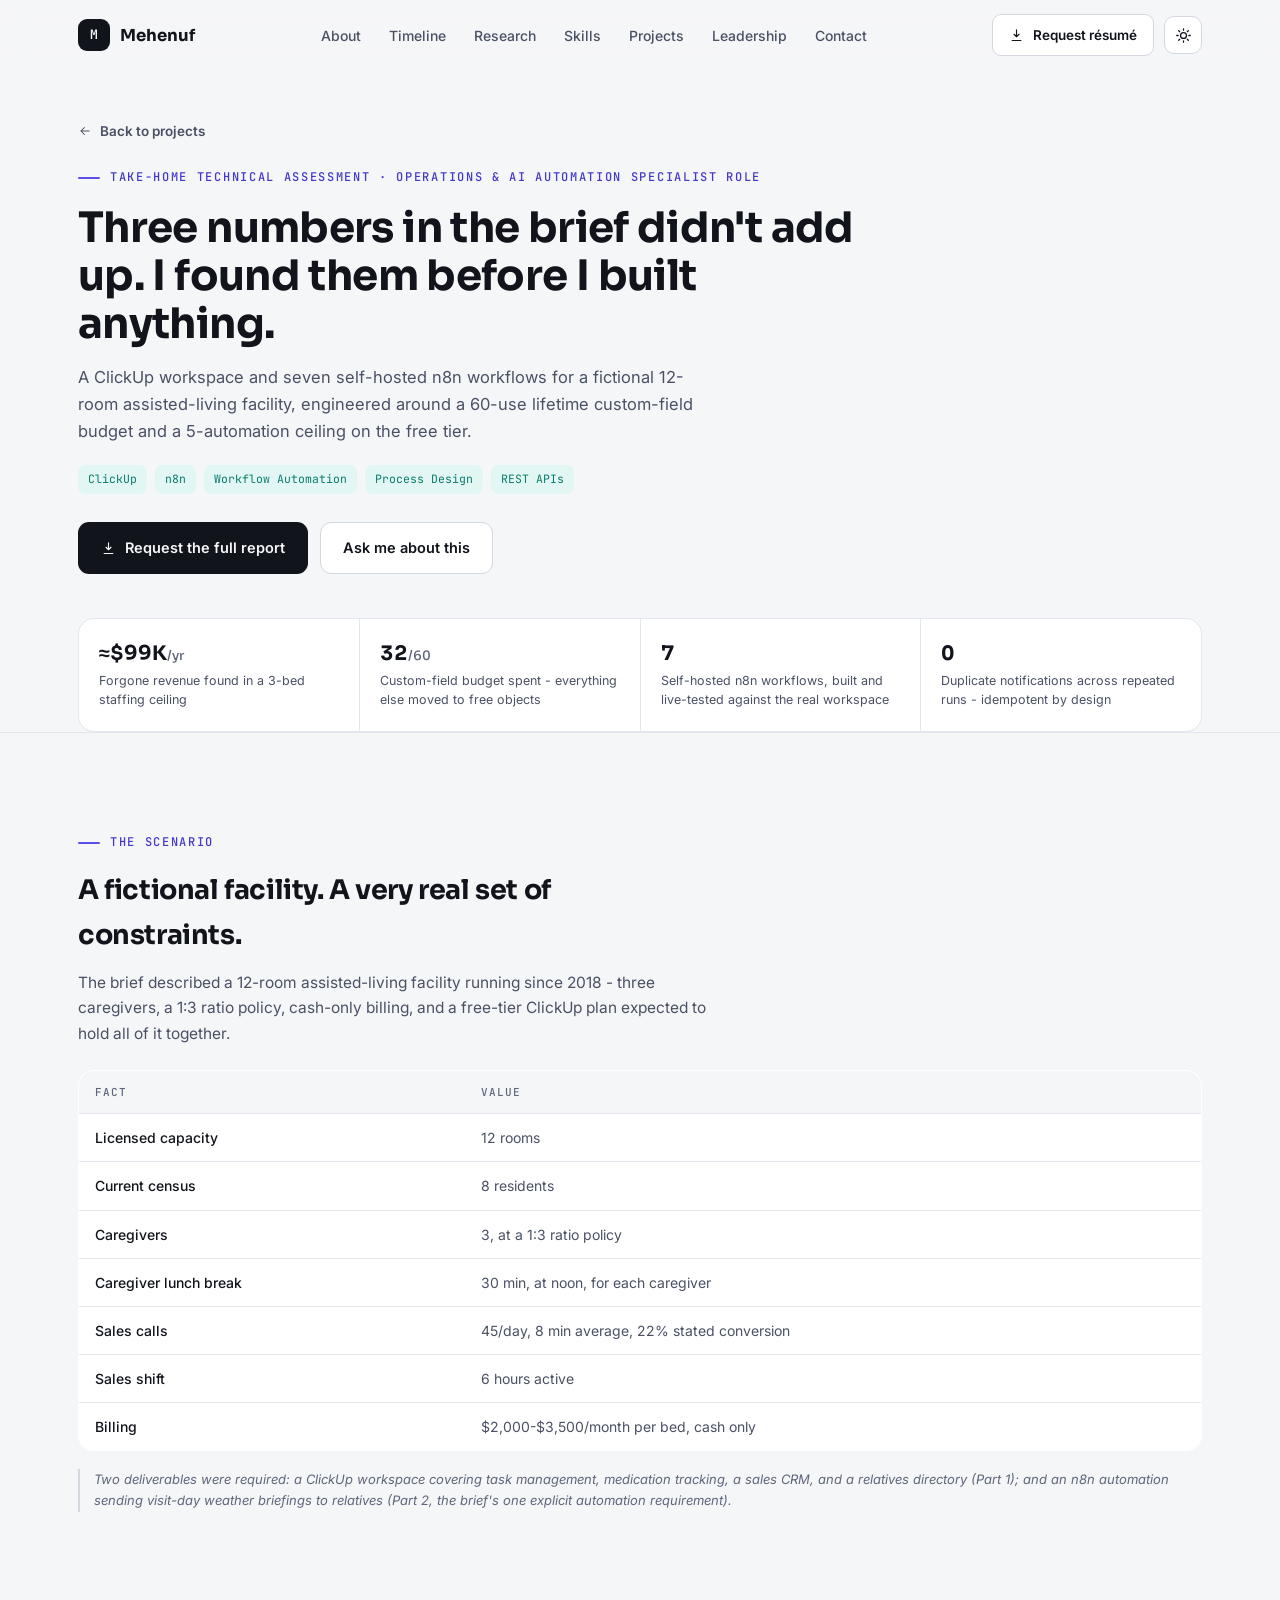
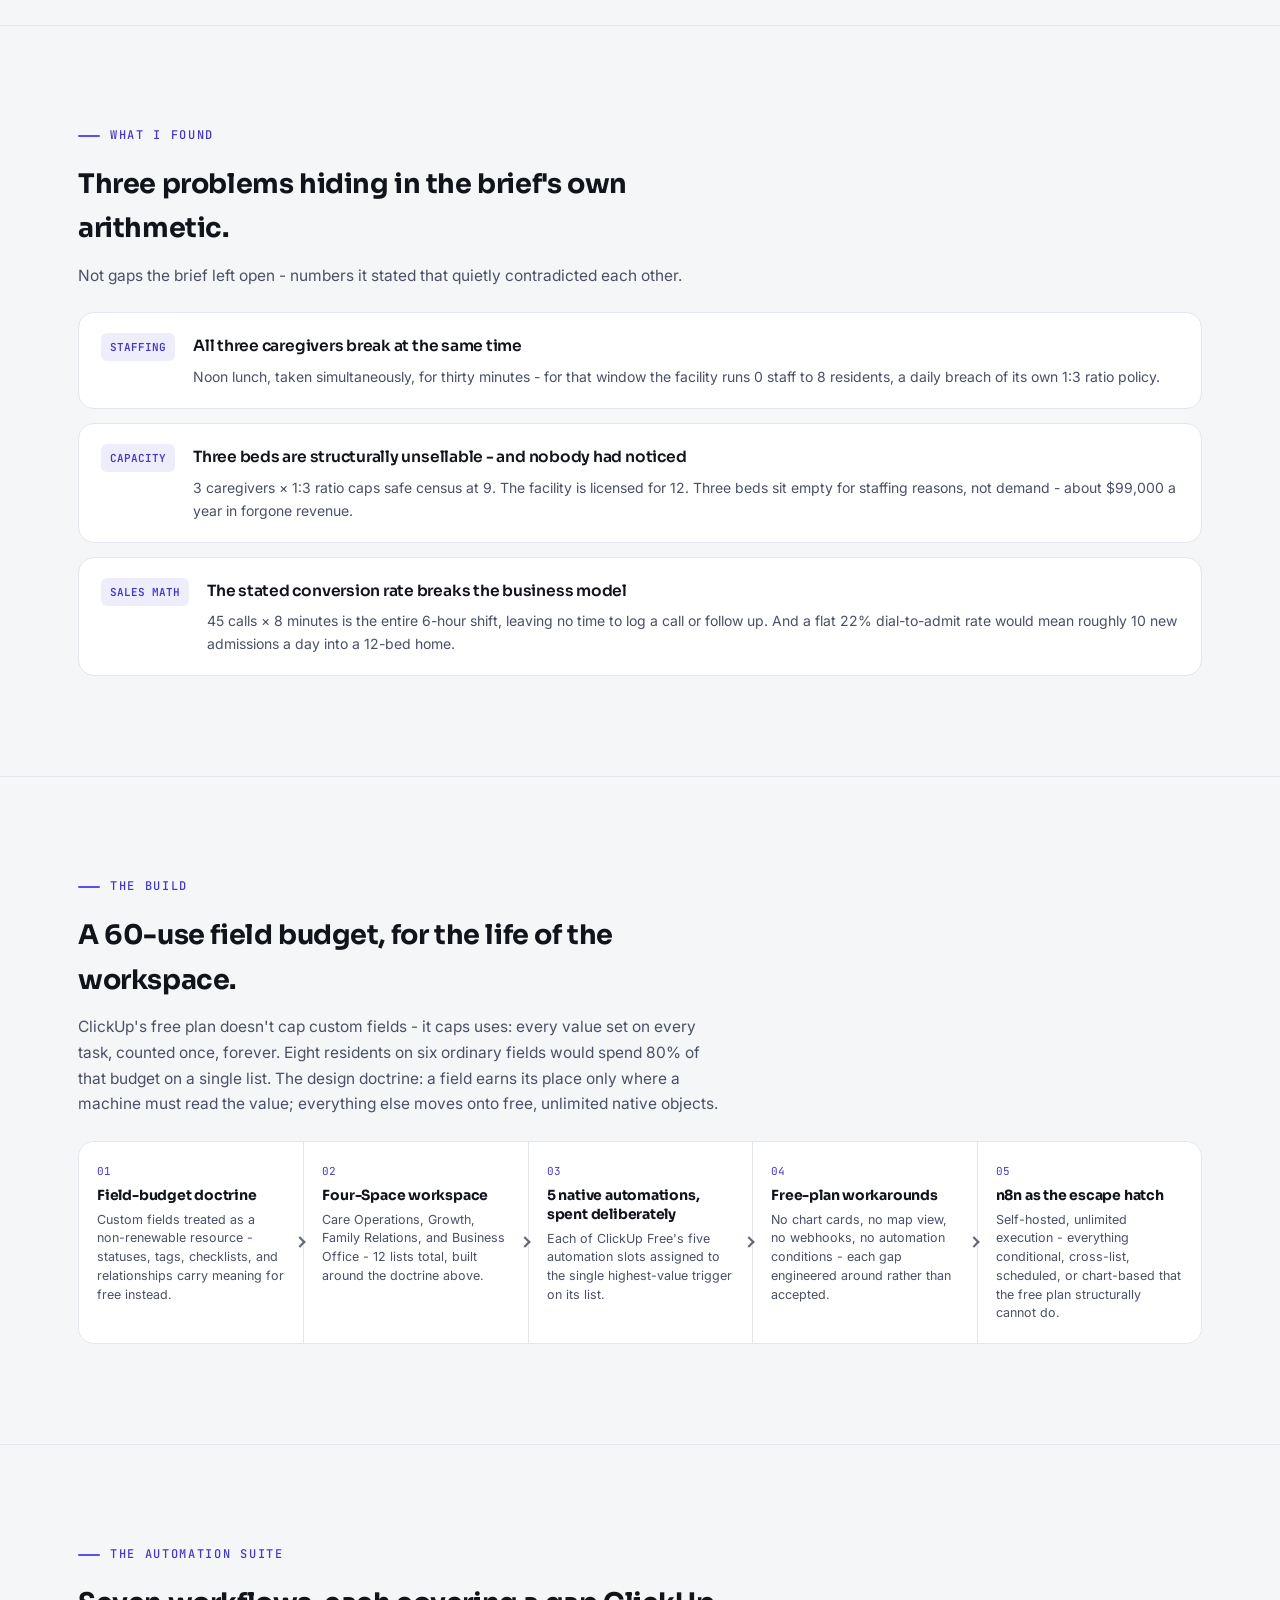
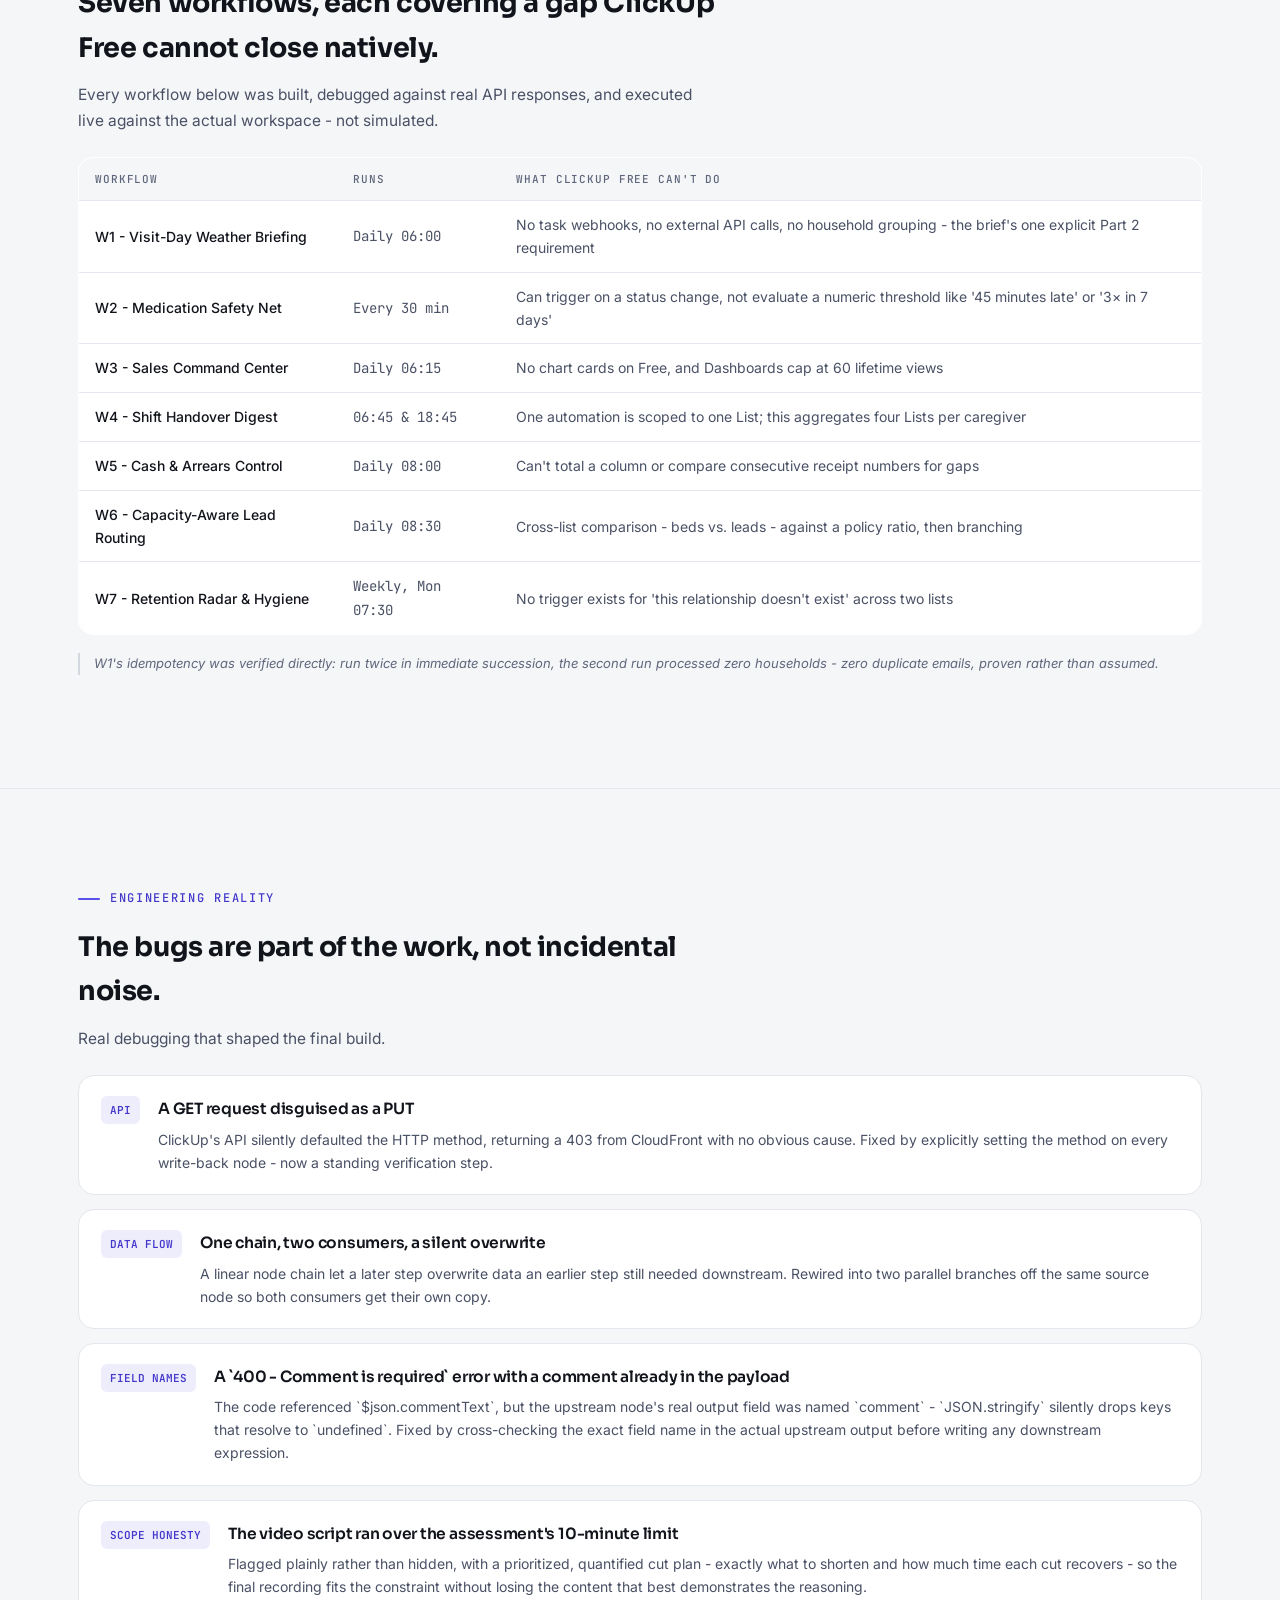
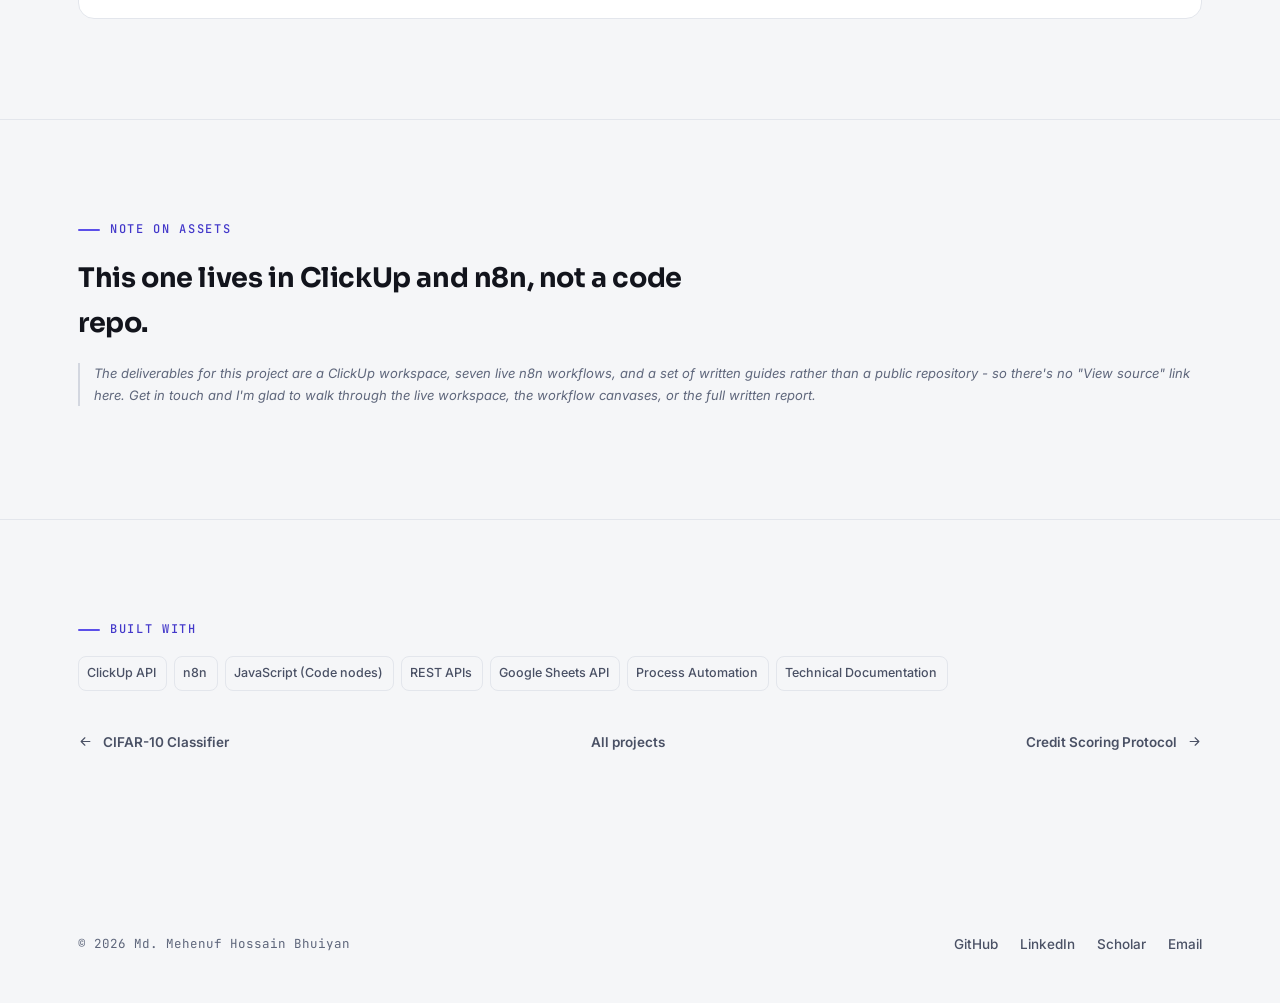
<file: projects/patient-care-operating-system.html>
<!DOCTYPE html>
<html lang="en">
<head>
<meta charset="UTF-8">
<meta name="viewport" content="width=device-width, initial-scale=1.0">
<title>Patient Care Operating System - ClickUp + n8n Automation - Md. Mehenuf Hossain Bhuiyan</title>
<meta name="description" content="A ClickUp workspace and 7 self-hosted n8n workflows built for an Operations & AI Automation Specialist assessment - engineered around a 60-use field budget and a 5-automation ceiling.">
<meta name="theme-color" content="#F5F6F8" media="(prefers-color-scheme: light)">
<meta name="theme-color" content="#0C0E15" media="(prefers-color-scheme: dark)">
<meta property="og:title" content="Patient Care Operating System - ClickUp + n8n Automation - Md. Mehenuf Hossain Bhuiyan">
<meta property="og:description" content="A ClickUp workspace and 7 self-hosted n8n workflows built for an Operations & AI Automation Specialist assessment - engineered around a 60-use field budget and a 5-automation ceiling.">
<meta property="og:type" content="article">
<meta property="og:url" content="https://mehenuf.github.io/projects/patient-care-operating-system.html">
<meta property="og:image" content="https://mehenuf.github.io/assets/img/profile-mehenuf.jpg">
<meta name="twitter:card" content="summary">
<meta name="twitter:title" content="Patient Care Operating System - ClickUp + n8n Automation - Md. Mehenuf Hossain Bhuiyan">
<meta name="twitter:description" content="A ClickUp workspace and 7 self-hosted n8n workflows built for an Operations & AI Automation Specialist assessment - engineered around a 60-use field budget and a 5-automation ceiling.">
<meta name="twitter:image" content="https://mehenuf.github.io/assets/img/profile-mehenuf.jpg">
<link rel="icon" href="data:image/svg+xml,%3Csvg xmlns='http://www.w3.org/2000/svg' viewBox='0 0 32 32'%3E%3Crect width='32' height='32' rx='8' fill='%2312141C'/%3E%3Ctext x='16' y='22' font-family='monospace' font-size='15' fill='%23fff' text-anchor='middle'%3EM%3C/text%3E%3C/svg%3E">
<script>
(function(){
  var d=document.documentElement; d.classList.add('js');
  var s=null; try{ s=localStorage.getItem('theme'); }catch(e){}
  var p=window.matchMedia&&window.matchMedia('(prefers-color-scheme: dark)').matches;
  d.setAttribute('data-theme', s||(p?'dark':'light'));
})();
</script>
<link rel="preconnect" href="https://fonts.googleapis.com">
<link rel="preconnect" href="https://fonts.gstatic.com" crossorigin>
<link href="https://fonts.googleapis.com/css2?family=Sora:wght@500;600;700&family=Inter:wght@400;500;600&family=JetBrains+Mono:wght@400;500&display=swap" rel="stylesheet">
<link rel="stylesheet" href="../assets/css/style.css?v=4">
</head>
<body>

<a href="#top" class="skip-link">Skip to content</a>

<header class="nav">
  <div class="nav-inner">
    <a href="../index.html#top" class="brand"><span class="mark"><span>M</span></span> Mehenuf</a>
    <nav class="nav-links" aria-label="Main">
      <a href="../index.html#about">About</a>
      <a href="../index.html#timeline">Timeline</a>
      <a href="../index.html#research">Research</a>
      <a href="../index.html#skills">Skills</a>
      <a href="../index.html#work">Projects</a>
      <a href="../index.html#leadership">Leadership</a>
      <a href="../index.html#contact">Contact</a>
    </nav>
    <div class="nav-cta">
      <a class="btn btn-ghost btn-sm" href="mailto:mehenuf@gmail.com?subject=R%C3%A9sum%C3%A9%20request%20-%20portfolio&body=Hi%20Mehenuf%2C%0A%0AI%20came%20across%20your%20portfolio%20and%20would%20like%20a%20copy%20of%20your%20CV%2Fr%C3%A9sum%C3%A9.%0A%0AName%3A%0ACompany%2Forganisation%3A%0ARole%20or%20context%3A%0A%0AThanks%2C"><svg viewBox="0 0 24 24"><path d="M12 3v11m0 0-4-4m4 4 4-4M5 20h14" fill="none" stroke="currentColor" stroke-width="1.8" stroke-linecap="round" stroke-linejoin="round"/></svg>Request résumé</a>
      <button class="icon-btn theme-toggle" aria-label="Switch to dark theme">
        <svg class="i-sun" viewBox="0 0 24 24" fill="none" aria-hidden="true"><circle cx="12" cy="12" r="4.2" stroke="currentColor" stroke-width="1.8"/><path d="M12 2.5v2M12 19.5v2M2.5 12h2M19.5 12h2M5.2 5.2l1.4 1.4M17.4 17.4l1.4 1.4M18.8 5.2l-1.4 1.4M6.6 17.4l-1.4 1.4" stroke="currentColor" stroke-width="1.8" stroke-linecap="round"/></svg>
        <svg class="i-moon" viewBox="0 0 24 24" fill="none" aria-hidden="true"><path d="M20 14.5A8.5 8.5 0 0 1 9.5 4a8.5 8.5 0 1 0 10.5 10.5Z" stroke="currentColor" stroke-width="1.8" stroke-linejoin="round"/></svg>
      </button>
      <button class="icon-btn nav-toggle" aria-label="Toggle menu" aria-expanded="false">
        <svg viewBox="0 0 24 24"><path d="M4 7h16M4 12h16M4 17h16" stroke="currentColor" stroke-width="1.8" stroke-linecap="round"/></svg>
      </button>
    </div>
  </div>
</header>

<main id="top" tabindex="-1">
  <section class="p-hero">
    <div class="wrap">
      <div data-stagger>
        <a class="p-back" href="../index.html#work"><svg viewBox="0 0 24 24"><path d="M19 12H5M11 6l-6 6 6 6" fill="none" stroke="currentColor" stroke-width="1.8" stroke-linecap="round" stroke-linejoin="round"/></svg>Back to projects</a>
        <div class="kicker">Take-home technical assessment · Operations & AI Automation Specialist role</div>
        <h1>Three numbers in the brief didn't add up. I found them before I built anything.</h1>
        <p class="sub">A ClickUp workspace and seven self-hosted n8n workflows for a fictional 12-room assisted-living facility, engineered around a 60-use lifetime custom-field budget and a 5-automation ceiling on the free tier.</p>
        <div class="p-tags"><span>ClickUp</span><span>n8n</span><span>Workflow Automation</span><span>Process Design</span><span>REST APIs</span></div>
        <div class="p-cta-row">
          <a class="btn btn-primary" href="mailto:mehenuf@gmail.com?subject=Patient%20Care%20OS%20-%20full%20report%20request&body=Hi%20Mehenuf%2C%0A%0AI%27d%20like%20to%20see%20the%20full%20write-up%20for%20the%20Patient%20Care%20Operating%20System%20project%20-%20the%20ClickUp%20build%20guide%2C%20n8n%20automation%20guide%2C%20and%2For%20a%20walkthrough.%0A%0AThanks%2C"><svg viewBox="0 0 24 24"><path d="M12 3v11m0 0-4-4m4 4 4-4M5 20h14" fill="none" stroke="currentColor" stroke-width="1.8" stroke-linecap="round" stroke-linejoin="round"/></svg>Request the full report</a>
          <a class="btn btn-ghost" href="../index.html#contact">Ask me about this</a>
        </div>
      </div>
      <div class="facts" data-stagger style="margin-top:44px;"><div class="fact"><div class="k">≈$99K<span class='u'>/yr</span></div><div class="v">Forgone revenue found in a 3-bed staffing ceiling</div></div><div class="fact"><div class="k">32<span class='u'>/60</span></div><div class="v">Custom-field budget spent - everything else moved to free objects</div></div><div class="fact"><div class="k">7</div><div class="v">Self-hosted n8n workflows, built and live-tested against the real workspace</div></div><div class="fact"><div class="k">0</div><div class="v">Duplicate notifications across repeated runs - idempotent by design</div></div></div>
    </div>
  </section>

  <section class="p-section">
    <div class="wrap">
      <div class="reveal">
        <div class="kicker">The scenario</div>
        <h2>A fictional facility. A very real set of constraints.</h2>
        <p class="p-lede">The brief described a 12-room assisted-living facility running since 2018 - three caregivers, a 1:3 ratio policy, cash-only billing, and a free-tier ClickUp plan expected to hold all of it together.</p>
      </div>
      <div class="table-scroll reveal"><table class="m-table"><thead><tr><th>Fact</th><th>Value</th></tr></thead><tbody><tr><td>Licensed capacity</td><td>12 rooms</td></tr><tr><td>Current census</td><td>8 residents</td></tr><tr><td>Caregivers</td><td>3, at a 1:3 ratio policy</td></tr><tr><td>Caregiver lunch break</td><td>30 min, at noon, for each caregiver</td></tr><tr><td>Sales calls</td><td>45/day, 8 min average, 22% stated conversion</td></tr><tr><td>Sales shift</td><td>6 hours active</td></tr><tr><td>Billing</td><td>$2,000-$3,500/month per bed, cash only</td></tr></tbody></table></div>
      <p class="note">Two deliverables were required: a ClickUp workspace covering task management, medication tracking, a sales CRM, and a relatives directory (Part 1); and an n8n automation sending visit-day weather briefings to relatives (Part 2, the brief's one explicit automation requirement).</p>

    </div>
  </section>
  <section class="p-section">
    <div class="wrap">
      <div class="reveal">
        <div class="kicker">What I found</div>
        <h2>Three problems hiding in the brief's own arithmetic.</h2>
        <p class="p-lede">Not gaps the brief left open - numbers it stated that quietly contradicted each other.</p>
      </div>
      <div class="finding-grid" data-stagger>
        <div class="finding"><span class="tag">STAFFING</span><div><h3>All three caregivers break at the same time</h3><p>Noon lunch, taken simultaneously, for thirty minutes - for that window the facility runs 0 staff to 8 residents, a daily breach of its own 1:3 ratio policy.</p></div></div>
        <div class="finding"><span class="tag">CAPACITY</span><div><h3>Three beds are structurally unsellable - and nobody had noticed</h3><p>3 caregivers × 1:3 ratio caps safe census at 9. The facility is licensed for 12. Three beds sit empty for staffing reasons, not demand - about $99,000 a year in forgone revenue.</p></div></div>
        <div class="finding"><span class="tag">SALES MATH</span><div><h3>The stated conversion rate breaks the business model</h3><p>45 calls × 8 minutes is the entire 6-hour shift, leaving no time to log a call or follow up. And a flat 22% dial-to-admit rate would mean roughly 10 new admissions a day into a 12-bed home.</p></div></div>
      </div>

    </div>
  </section>
  <section class="p-section">
    <div class="wrap">
      <div class="reveal">
        <div class="kicker">The build</div>
        <h2>A 60-use field budget, for the life of the workspace.</h2>
        <p class="p-lede">ClickUp's free plan doesn't cap custom fields - it caps uses: every value set on every task, counted once, forever. Eight residents on six ordinary fields would spend 80% of that budget on a single list. The design doctrine: a field earns its place only where a machine must read the value; everything else moves onto free, unlimited native objects.</p>
      </div>
      <div class="pipeline" data-stagger>
        <div class="pipe-step"><span class="pn">01</span><h4>Field-budget doctrine</h4><p>Custom fields treated as a non-renewable resource - statuses, tags, checklists, and relationships carry meaning for free instead.</p></div>
        <div class="pipe-step"><span class="pn">02</span><h4>Four-Space workspace</h4><p>Care Operations, Growth, Family Relations, and Business Office - 12 lists total, built around the doctrine above.</p></div>
        <div class="pipe-step"><span class="pn">03</span><h4>5 native automations, spent deliberately</h4><p>Each of ClickUp Free's five automation slots assigned to the single highest-value trigger on its list.</p></div>
        <div class="pipe-step"><span class="pn">04</span><h4>Free-plan workarounds</h4><p>No chart cards, no map view, no webhooks, no automation conditions - each gap engineered around rather than accepted.</p></div>
        <div class="pipe-step"><span class="pn">05</span><h4>n8n as the escape hatch</h4><p>Self-hosted, unlimited execution - everything conditional, cross-list, scheduled, or chart-based that the free plan structurally cannot do.</p></div>
      </div>

    </div>
  </section>
  <section class="p-section">
    <div class="wrap">
      <div class="reveal">
        <div class="kicker">The automation suite</div>
        <h2>Seven workflows, each covering a gap ClickUp Free cannot close natively.</h2>
        <p class="p-lede">Every workflow below was built, debugged against real API responses, and executed live against the actual workspace - not simulated.</p>
      </div>
      <div class="table-scroll reveal"><table class="m-table"><thead><tr><th>Workflow</th><th>Runs</th><th>What ClickUp Free can't do</th></tr></thead><tbody><tr><td>W1 - Visit-Day Weather Briefing</td><td><span class='num'>Daily 06:00</span></td><td>No task webhooks, no external API calls, no household grouping - the brief's one explicit Part 2 requirement</td></tr><tr><td>W2 - Medication Safety Net</td><td><span class='num'>Every 30 min</span></td><td>Can trigger on a status change, not evaluate a numeric threshold like '45 minutes late' or '3× in 7 days'</td></tr><tr><td>W3 - Sales Command Center</td><td><span class='num'>Daily 06:15</span></td><td>No chart cards on Free, and Dashboards cap at 60 lifetime views</td></tr><tr><td>W4 - Shift Handover Digest</td><td><span class='num'>06:45 &amp; 18:45</span></td><td>One automation is scoped to one List; this aggregates four Lists per caregiver</td></tr><tr><td>W5 - Cash &amp; Arrears Control</td><td><span class='num'>Daily 08:00</span></td><td>Can't total a column or compare consecutive receipt numbers for gaps</td></tr><tr><td>W6 - Capacity-Aware Lead Routing</td><td><span class='num'>Daily 08:30</span></td><td>Cross-list comparison - beds vs. leads - against a policy ratio, then branching</td></tr><tr><td>W7 - Retention Radar &amp; Hygiene</td><td><span class='num'>Weekly, Mon 07:30</span></td><td>No trigger exists for 'this relationship doesn't exist' across two lists</td></tr></tbody></table></div>
      <p class="note">W1's idempotency was verified directly: run twice in immediate succession, the second run processed zero households - zero duplicate emails, proven rather than assumed.</p>

    </div>
  </section>
  <section class="p-section">
    <div class="wrap">
      <div class="reveal">
        <div class="kicker">Engineering reality</div>
        <h2>The bugs are part of the work, not incidental noise.</h2>
        <p class="p-lede">Real debugging that shaped the final build.</p>
      </div>
      <div class="finding-grid" data-stagger>
        <div class="finding"><span class="tag">API</span><div><h3>A GET request disguised as a PUT</h3><p>ClickUp's API silently defaulted the HTTP method, returning a 403 from CloudFront with no obvious cause. Fixed by explicitly setting the method on every write-back node - now a standing verification step.</p></div></div>
        <div class="finding"><span class="tag">DATA FLOW</span><div><h3>One chain, two consumers, a silent overwrite</h3><p>A linear node chain let a later step overwrite data an earlier step still needed downstream. Rewired into two parallel branches off the same source node so both consumers get their own copy.</p></div></div>
        <div class="finding"><span class="tag">FIELD NAMES</span><div><h3>A `400 - Comment is required` error with a comment already in the payload</h3><p>The code referenced `$json.commentText`, but the upstream node's real output field was named `comment` - `JSON.stringify` silently drops keys that resolve to `undefined`. Fixed by cross-checking the exact field name in the actual upstream output before writing any downstream expression.</p></div></div>
        <div class="finding"><span class="tag">SCOPE HONESTY</span><div><h3>The video script ran over the assessment's 10-minute limit</h3><p>Flagged plainly rather than hidden, with a prioritized, quantified cut plan - exactly what to shorten and how much time each cut recovers - so the final recording fits the constraint without losing the content that best demonstrates the reasoning.</p></div></div>
      </div>

    </div>
  </section>
  <section class="p-section">
    <div class="wrap">
      <div class="reveal">
        <div class="kicker">Note on assets</div>
        <h2>This one lives in ClickUp and n8n, not a code repo.</h2>
        
      </div>
      <p class="note reveal">The deliverables for this project are a ClickUp workspace, seven live n8n workflows, and a set of written guides rather than a public repository - so there's no "View source" link here. Get in touch and I'm glad to walk through the live workspace, the workflow canvases, or the full written report.</p>

    </div>
  </section>


  <section class="p-section">
    <div class="wrap">
      <div class="reveal">
        <div class="kicker">Built with</div>
        <div class="chip-row"><span class="chip">ClickUp API</span><span class="chip">n8n</span><span class="chip">JavaScript (Code nodes)</span><span class="chip">REST APIs</span><span class="chip">Google Sheets API</span><span class="chip">Process Automation</span><span class="chip">Technical Documentation</span></div>
      </div>
      <div class="p-nav">
        <a href="cifar10-classifier.html"><svg viewBox="0 0 24 24"><path d="M19 12H5M11 6l-6 6 6 6" fill="none" stroke="currentColor" stroke-width="1.8" stroke-linecap="round" stroke-linejoin="round"/></svg>CIFAR-10 Classifier</a>
        <a href="../index.html#work">All projects</a>
        <a href="credit-scoring-blockchain.html">Credit Scoring Protocol<svg viewBox="0 0 24 24"><path d="M5 12h14M13 6l6 6-6 6" fill="none" stroke="currentColor" stroke-width="1.8" stroke-linecap="round" stroke-linejoin="round"/></svg></a>
      </div>
    </div>
  </section>
</main>

<footer class="footer">
  <div class="wrap footer-inner">
    <span class="foot-note">© <span data-year></span> Md. Mehenuf Hossain Bhuiyan</span>
    <div class="footer-links">
      <a href="https://github.com/mehenuf" target="_blank" rel="noopener">GitHub</a>
      <a href="https://www.linkedin.com/in/mehenuf" target="_blank" rel="noopener">LinkedIn</a>
      <a href="https://scholar.google.com/citations?user=QUsIy4QAAAAJ&hl=en" target="_blank" rel="noopener">Scholar</a>
      <a href="mailto:mehenuf@gmail.com">Email</a>
    </div>
  </div>
</footer>

<script src="../assets/js/main.js?v=4"></script>
</body>
</html>
</file>
<file: assets/css/style.css>
/* ============================================================
   MD. MEHENUF HOSSAIN BHUIYAN — PORTFOLIO
   Design system: "Calibration"

   Motion follows Emil Kowalski's animation philosophy:
   transform/opacity only, custom curves, UI under 300ms,
   hover gated behind fine pointers, reduced-motion respected.
   ============================================================ */

/* ---------- MOTION TOKENS (single source of truth) ---------- */
:root{
  --ease-out:      cubic-bezier(0.23, 1, 0.32, 1);
  --ease-in-out:   cubic-bezier(0.77, 0, 0.175, 1);
  --ease-drawer:   cubic-bezier(0.32, 0.72, 0, 1);
  /* A slight overshoot — reserved for rare, first-time-seen moments
     (timeline nodes activating), never for frequent UI. */
  --ease-pop:      cubic-bezier(0.34, 1.56, 0.64, 1);

  --dur-press:     160ms;   /* button press feedback */
  --dur-hover:     180ms;   /* hover / colour */
  --dur-ui:        220ms;   /* small state changes, menus */
  --dur-modal:     250ms;   /* lightbox */
  --dur-reveal:    520ms;   /* marketing scroll reveal — off the UI budget on purpose */
}

/* ---------- COLOUR: LIGHT ---------- */
:root{
  --ink:#12141C;
  --ink-soft:#4A5165;
  --ink-faint:#5E667B;
  --paper:#F5F6F8;
  --paper-sunk:#EDEFF3;
  --panel:#FFFFFF;
  --line:#E3E6EC;
  --line-strong:#D3D7E0;

  --violet:#5B4FE9;
  --violet-deep:#4338CA;
  --violet-tint:#EEEDFC;

  --teal:#0EA894;
  --teal-deep:#0A7C6C;
  --teal-tint:#E2F7F3;

  --rose:#C4425A;
  --rose-tint:#FBE9EC;

  /* Spotlight glow (skill/leadership cards) — a translucent violet so it
     reads as a highlight over any surface, independent of the tint tokens
     above (which are opaque and tuned for badges, not overlays). */
  --spot-glow:rgba(91,79,233,0.10);

  /* One accent, used solid. No gradients spanning hues — a portfolio reads
     as more considered with one committed colour than with several.
     Violet carries interaction/brand; teal is reserved for small tag/metric
     chips; rose is reserved for negative or "regressed" data points. */
  --accent:var(--violet);

  --radius-sm:10px;
  --radius:16px;
  --radius-lg:22px;
  --maxw:1180px;

  --shadow-sm:0 1px 2px rgba(18,20,28,0.05);
  --shadow-md:0 10px 30px -12px rgba(18,20,28,0.18);
  --shadow-lg:0 24px 60px -20px rgba(18,20,28,0.28);

  --scrim:rgba(18,20,28,0.55);
  --nav-bg:rgba(245,246,248,0.72);
  --nav-bg-solid:rgba(245,246,248,0.94);

  /* The contact block is a dark panel in both themes — it must not
     invert when --ink flips. */
  --contact-bg:#12141C;
  --contact-fg:#F5F6F8;
  --contact-muted:#8892A6;
  --contact-line:rgba(255,255,255,0.22);
  color-scheme:light;
}

/* ---------- COLOUR: DARK ---------- */
[data-theme="dark"]{
  --ink:#E9EBF2;
  --ink-soft:#A2AABF;
  --ink-faint:#8891A8;
  --paper:#0C0E15;
  --paper-sunk:#080A10;
  --panel:#141822;
  --line:#232838;
  --line-strong:#333B50;

  --violet:#8B80FF;
  --violet-deep:#A79DFF;
  --violet-tint:#1E1B3A;

  --teal:#2DD4B8;
  --teal-deep:#5EE3CB;
  --teal-tint:#0D2E2A;

  --rose:#E8768A;
  --rose-tint:#341419;

  --spot-glow:rgba(139,128,255,0.16);

  --shadow-sm:0 1px 2px rgba(0,0,0,0.4);
  --shadow-md:0 10px 30px -12px rgba(0,0,0,0.6);
  --shadow-lg:0 24px 60px -20px rgba(0,0,0,0.75);

  --scrim:rgba(4,5,9,0.74);
  --nav-bg:rgba(12,14,21,0.72);
  --nav-bg-solid:rgba(12,14,21,0.94);

  /* Slightly lifted off the page background so the block still reads
     as a distinct surface in dark mode. */
  --contact-bg:#191E2B;
  --contact-fg:#E9EBF2;
  --contact-muted:#A2AABF;
  --contact-line:rgba(255,255,255,0.16);
  color-scheme:dark;
}

/* Kill every transition for one frame while the theme swaps.
   Different properties interpolate at different rates, so an animated
   theme change reads as a staggered repaint rather than one clean switch. */
.theme-switching, .theme-switching *,
.theme-switching *::before, .theme-switching *::after{
  transition:none !important;
  animation:none !important;
}

*,*::before,*::after{ box-sizing:border-box; }
html{ scroll-behavior:smooth; }

body{
  margin:0;
  background:var(--paper);
  color:var(--ink);
  font-family:'Inter',system-ui,-apple-system,sans-serif;
  font-size:16px;
  line-height:1.65;
  -webkit-font-smoothing:antialiased;
  overflow-x:hidden;
}

a{ color:inherit; text-decoration:none; }
img{ max-width:100%; display:block; }
ul{ margin:0; padding:0; list-style:none; }
button{ font:inherit; color:inherit; }

h1,h2,h3,h4{
  font-family:'Sora',sans-serif;
  letter-spacing:-0.015em;
  margin:0;
  color:var(--ink);
  font-weight:700;
}
.mono{ font-family:'JetBrains Mono',monospace; }

:focus-visible{
  outline:2px solid var(--violet);
  outline-offset:3px;
  border-radius:4px;
}

.skip-link{
  position:absolute; top:-100%; left:16px; z-index:200;
  background:var(--ink); color:var(--paper);
  font-family:'Inter',system-ui,sans-serif; font-size:14px; font-weight:600;
  padding:12px 18px; border-radius:var(--radius-sm);
  transition:top var(--dur-ui) var(--ease-out);
}
.skip-link:focus{ top:16px; }

.wrap{ max-width:var(--maxw); margin:0 auto; padding:0 28px; }

section{ padding:100px 0; position:relative; }
section + section{ border-top:1px solid var(--line); }
@media (max-width:720px){ section{ padding:64px 0; } }

.kicker{
  font-family:'JetBrains Mono',monospace;
  font-size:12px; font-weight:500;
  letter-spacing:0.14em; text-transform:uppercase;
  color:var(--violet-deep);
  display:flex; align-items:center; gap:10px;
  margin-bottom:16px;
}
.kicker::before{
  content:""; width:22px; height:2px; border-radius:2px;
  background:var(--violet); flex:none;
}
.section-head{ max-width:660px; margin-bottom:52px; }
.section-head h2{ font-size:clamp(26px,3.4vw,38px); line-height:1.15; }
.section-head p{ color:var(--ink-soft); margin-top:14px; font-size:16px; max-width:580px; }

/* ============================================================
   SCROLL REVEAL — marketing surface only, fires once
   ============================================================ */
html.js .reveal{
  opacity:0;
  transform:translateY(14px) scale(0.98);
  transition:
    opacity   var(--dur-reveal) var(--ease-out),
    transform var(--dur-reveal) var(--ease-out);
}
html.js .reveal.in{
  opacity:1;
  transform:none;
}

/* Images reveal with a clip-path wipe instead of a slide — a screenshot has a
   hard edge to travel along, so the wipe reads cleaner than translating it.

   The clip goes on the <img>, never on the observed <figure>: an element
   clipped by its own clip-path reports zero intersection, so observing it
   means the reveal can never fire. */
html.js .reveal-img img{ clip-path:inset(0 0 100% 0); }
html.js .reveal-img.in img{
  clip-path:inset(0 0 0 0);
  transition:clip-path 620ms var(--ease-in-out);
}
html.js .reveal-img figcaption{ opacity:0; }
html.js .reveal-img.in figcaption{ opacity:1; transition:opacity 320ms var(--ease-out) 180ms; }

/* ============================================================
   REDUCED MOTION — fewer and gentler, not zero.
   Opacity survives (it aids comprehension); movement does not.
   ============================================================ */
@media (prefers-reduced-motion: reduce){
  html{ scroll-behavior:auto; }
  html.js .reveal{ transform:none; }
  html.js .reveal.in{ transition:opacity 200ms ease; }
  html.js .reveal-img img{ clip-path:none; opacity:0; }
  html.js .reveal-img.in img{ opacity:1; transition:opacity 200ms ease; }
  html.js .reveal-img.in figcaption{ transition:opacity 200ms ease; }
  .t-progress{ transition:none !important; }
  .scroll-progress .bar{ transition:none !important; }
  .t-item > *{ transform:none !important; transition:opacity 200ms ease !important; }
  .t-item.in > .t-node{ transition:none !important; }
  .t-node::after{ transition:background 200ms ease !important; }
  .t-item.in .t-node::after{ transform:none !important; }
  .t-cursor{ display:none; }
  .eyebrow .dot{ animation:none; }
  .btn:active, .proj-card:active, .proj-row:active, .shot:active, .icon-btn:active, .brand:active{ transform:none !important; }
  .proj-card:hover .proj-media img, .proj-row:hover .proj-row-media img,
  .proj-card:hover .proj-media .glyph, .proj-row:hover .proj-row-media .glyph{ transform:none !important; }
  .lightbox-img{ transform:none !important; }
  .lightbox.open .lightbox-img{ transform:none !important; }
}

/* ---------- BUTTONS ---------- */
.btn{
  font-family:'Inter',sans-serif; font-weight:600; font-size:14.5px;
  padding:13px 22px; border-radius:11px; border:1px solid transparent;
  display:inline-flex; align-items:center; gap:9px; cursor:pointer;
  white-space:nowrap;
  transition:
    transform    var(--dur-press) var(--ease-out),
    box-shadow   var(--dur-hover) var(--ease-out),
    border-color var(--dur-hover) ease,
    background   var(--dur-hover) ease,
    color        var(--dur-hover) ease;
}
/* Press feedback: scale() carries the label and icon with it,
   which is what makes it read as a physical press. */
.btn:active{ transform:scale(0.97); }

.btn svg{ width:15px; height:15px; flex:none; }
.btn-primary{ background:var(--ink); color:var(--paper); }
.btn-signal{ background:var(--violet); color:#fff; }
[data-theme="dark"] .btn-signal{ color:#0C0E15; }
.btn-ghost{ background:var(--panel); color:var(--ink); border-color:var(--line-strong); }
.btn-sm{ padding:9px 16px; font-size:13.5px; border-radius:9px; }

@media (hover: hover) and (pointer: fine){
  .btn-primary:hover{ box-shadow:0 10px 22px -10px rgba(18,20,28,0.5); }
  .btn-signal:hover{ background:var(--violet-deep); box-shadow:0 10px 22px -10px rgba(91,79,233,0.5); }
  .btn-ghost:hover{ border-color:var(--violet); box-shadow:var(--shadow-sm); }
}

/* ---------- NAV ---------- */
.nav{
  position:sticky; top:0; z-index:100;
  background:var(--nav-bg);
  backdrop-filter:blur(14px); -webkit-backdrop-filter:blur(14px);
  border-bottom:1px solid transparent;
  transition:border-color var(--dur-ui) ease, background var(--dur-ui) ease;
}
.nav.scrolled{ border-bottom-color:var(--line); background:var(--nav-bg-solid); }
.nav-inner{
  max-width:var(--maxw); margin:0 auto; padding:14px 28px;
  display:flex; align-items:center; justify-content:space-between; gap:20px;
}
.brand{
  font-family:'Sora',sans-serif; font-weight:700; font-size:16.5px;
  display:flex; align-items:center; gap:10px;
  transition:transform var(--dur-press) var(--ease-out);
}
.brand:active{ transform:scale(0.97); }
.brand .mark{
  width:32px; height:32px; border-radius:9px; background:var(--ink);
  display:flex; align-items:center; justify-content:center;
  color:var(--paper); font-family:'JetBrains Mono',monospace; font-size:13px; font-weight:600;
  position:relative; overflow:hidden; flex:none;
}
.brand .mark::after{
  content:""; position:absolute; inset:0; background:var(--violet); opacity:0;
  transition:opacity var(--dur-hover) ease;
}
.brand .mark span{ position:relative; z-index:1; }
@media (hover: hover) and (pointer: fine){
  .brand:hover .mark::after{ opacity:1; }
}

.nav-links{ display:flex; align-items:center; gap:28px; }
.nav-links a{
  font-size:14px; font-weight:500; color:var(--ink-soft);
  position:relative; padding:4px 0;
  transition:color var(--dur-hover) ease;
}
/* scaleX from the left — transform, not a width/right animation */
.nav-links a::after{
  content:""; position:absolute; left:0; right:0; bottom:-2px; height:2px;
  background:var(--violet); border-radius:2px;
  transform:scaleX(0); transform-origin:left center;
  transition:transform var(--dur-ui) var(--ease-out);
}
@media (hover: hover) and (pointer: fine){
  .nav-links a:hover{ color:var(--ink); }
  .nav-links a:hover::after{ transform:scaleX(1); }
}
.nav-links a[aria-current="true"]{ color:var(--ink); }
.nav-links a[aria-current="true"]::after{ transform:scaleX(1); }

.nav-cta{ display:flex; align-items:center; gap:10px; }

.icon-btn{
  width:38px; height:38px; border-radius:10px; border:1px solid var(--line-strong);
  background:var(--panel); display:flex; align-items:center; justify-content:center;
  cursor:pointer; flex:none; position:relative;
  transition:transform var(--dur-press) var(--ease-out), border-color var(--dur-hover) ease;
}
.icon-btn:active{ transform:scale(0.94); }
.icon-btn svg{ width:17px; height:17px; }
@media (hover: hover) and (pointer: fine){
  .icon-btn:hover{ border-color:var(--violet); }
}
.nav-toggle{ display:none; }

/* ---------- SCROLL PROGRESS ---------- */
.scroll-progress{
  position:sticky; top:0; z-index:101; height:2px; margin-top:-2px;
  background:transparent; pointer-events:none;
}
.scroll-progress .bar{
  height:100%; width:100%; background:var(--violet); border-radius:0 2px 2px 0;
  transform:scaleX(0); transform-origin:left center;
  transition:transform 120ms linear;
}

/* Theme toggle: sun and moon swap by rotating past each other */
.theme-toggle{ overflow:hidden; }
.theme-toggle svg{
  position:absolute;
  transition:transform var(--dur-ui) var(--ease-out), opacity var(--dur-ui) var(--ease-out);
}
.theme-toggle .i-sun{ transform:rotate(0deg) scale(1); opacity:1; }
.theme-toggle .i-moon{ transform:rotate(-70deg) scale(0.6); opacity:0; }
[data-theme="dark"] .theme-toggle .i-sun{ transform:rotate(70deg) scale(0.6); opacity:0; }
[data-theme="dark"] .theme-toggle .i-moon{ transform:rotate(0deg) scale(1); opacity:1; }

@media (max-width:900px){
  .nav-links{
    position:fixed; inset:64px 16px auto 16px; background:var(--panel);
    border:1px solid var(--line); border-radius:var(--radius); padding:14px;
    flex-direction:column; align-items:stretch; gap:2px; box-shadow:var(--shadow-lg);
    transform-origin:top center;
    transform:scale(0.96); opacity:0; pointer-events:none;
    transition:transform var(--dur-ui) var(--ease-out), opacity var(--dur-ui) var(--ease-out);
  }
  .nav-links.open{ transform:scale(1); opacity:1; pointer-events:auto; }
  .nav-links a{ padding:11px 10px; border-radius:8px; }
  .nav-links a::after{ display:none; }
  .nav-toggle{ display:flex; }
  .nav-cta .btn{ display:none; }
}

/* ============================================================
   HERO
   ============================================================ */
.hero{ padding:72px 0 0; border-top:none; }
.hero-grid{
  display:grid; grid-template-columns:1.1fr 0.9fr; gap:52px; align-items:center;
  padding-bottom:56px;
}
@media (max-width:920px){ .hero-grid{ grid-template-columns:1fr; gap:40px; } }

/* Hero entrance: the identity text cascades first (data-stagger, in HTML),
   the photo settles in just after it starts — one authored arrival instead
   of two elements racing to appear at the same instant. */
.hero .hero-figure.reveal.in{ transition-delay:160ms; }

.eyebrow{
  display:inline-flex; align-items:center; gap:9px;
  font-family:'JetBrains Mono',monospace; font-size:12.5px; font-weight:500;
  letter-spacing:0.04em; color:var(--violet-deep);
  background:var(--violet-tint); padding:7px 13px 7px 10px; border-radius:999px;
  margin-bottom:22px;
}
.eyebrow .dot{ width:7px; height:7px; border-radius:50%; background:var(--violet); flex:none; animation:pulse 2.6s ease-in-out infinite; }
@keyframes pulse{ 0%,100%{ opacity:1; } 50%{ opacity:.35; } }

.hero h1{
  font-size:clamp(34px,5vw,58px); font-weight:700; line-height:1.02;
  letter-spacing:-0.028em; max-width:660px;
}
.hero .tagline{
  margin:18px 0 0; font-family:'Sora',sans-serif; font-weight:600;
  font-size:clamp(17px,2vw,22px); line-height:1.35; letter-spacing:-0.01em;
  max-width:530px; color:var(--ink);
}
.hero .accent{ color:var(--violet); }
.hero .role-line{
  margin-top:18px; font-family:'JetBrains Mono',monospace; font-size:12.5px;
  color:var(--ink-soft); line-height:1.9; max-width:560px;
}
.hero .sub{ margin-top:16px; max-width:545px; color:var(--ink-soft); font-size:16.5px; }
.hero .cta-row{ display:flex; flex-wrap:wrap; gap:12px; margin-top:28px; }
.hero .meta-row{
  display:flex; flex-wrap:wrap; gap:20px; margin-top:30px;
  font-family:'JetBrains Mono',monospace; font-size:12.5px; color:var(--ink-faint);
}
.hero .meta-row span, .hero .meta-row a{ display:flex; align-items:center; gap:7px; }
.hero .meta-row a{ transition:color var(--dur-hover) ease; }
@media (hover: hover) and (pointer: fine){
  .hero .meta-row a:hover{ color:var(--violet-deep); }
}
.hero .meta-row svg{ width:14px; height:14px; opacity:.7; flex:none; }

/* ---------- FACT STRIP ---------- */
.facts{
  display:grid; grid-template-columns:repeat(4,1fr); gap:1px;
  background:var(--line); border:1px solid var(--line); border-radius:var(--radius);
  overflow:hidden;
}
.facts.facts-3{ grid-template-columns:repeat(3,1fr); }
@media (max-width:820px){ .facts.facts-3{ grid-template-columns:repeat(2,1fr); } }
@media (max-width:460px){ .facts.facts-3{ grid-template-columns:1fr; } }
.fact{ background:var(--panel); padding:22px 20px; transition:background var(--dur-ui) ease; }
@media (hover: hover) and (pointer: fine){
  .fact:hover{ background:var(--paper-sunk); }
}
/* Tabular numerals so a counting digit never shifts its neighbours'
   width mid-animation — a "browser default" most designs never theme. */
.fact .k{ font-family:'Sora',sans-serif; font-size:20px; font-weight:700; line-height:1.25; font-variant-numeric:tabular-nums; }
.fact .k .u{ font-size:13px; color:var(--ink-faint); font-weight:500; }
.fact .v{ font-size:12.5px; color:var(--ink-soft); margin-top:6px; line-height:1.45; }
@media (max-width:820px){ .facts{ grid-template-columns:1fr 1fr; } }
@media (max-width:460px){ .facts{ grid-template-columns:1fr; } }

/* ---------- ABOUT ---------- */
.about-grid{ display:grid; grid-template-columns:1.25fr 1fr; gap:44px; align-items:start; }
@media (max-width:860px){ .about-grid{ grid-template-columns:1fr; gap:32px; } }
.about-grid p{ color:var(--ink-soft); font-size:16px; margin:0 0 16px; }
.about-grid p:last-of-type{ margin-bottom:0; }
.about-grid strong{ color:var(--ink); font-weight:600; }

.seeking{
  background:var(--panel); border:1px solid var(--line); border-radius:var(--radius);
  padding:24px 26px;
  transition:transform var(--dur-ui) var(--ease-out), box-shadow var(--dur-ui) var(--ease-out), border-color var(--dur-ui) ease;
}
@media (hover: hover) and (pointer: fine){
  .seeking:hover{ transform:translateY(-3px); box-shadow:var(--shadow-md); border-color:var(--line-strong); }
}
.seeking h3{ font-size:14px; margin-bottom:4px; }
.seeking .sn{ font-size:12.5px; color:var(--ink-faint); margin-bottom:14px; }
.seeking li{
  display:flex; align-items:center; gap:11px; padding:10px 0;
  font-size:14.5px; color:var(--ink); border-top:1px solid var(--line);
}
.seeking li:first-of-type{ border-top:none; }
.seeking li svg{ width:15px; height:15px; color:var(--teal-deep); flex:none; }

/* ---------- TIMELINE ---------- */
.timeline{ position:relative; padding-left:2px; }
.t-rail{
  position:absolute; left:9px; top:6px; bottom:6px; width:2px;
  background:var(--line-strong); border-radius:2px;
}
/* scaleY, not height — height would animate layout on every scroll frame */
.t-progress{
  position:absolute; left:9px; top:6px; bottom:6px; width:2px;
  background:var(--violet); border-radius:2px;
  transform:scaleY(0); transform-origin:top center;
}
/* A small glowing marker that travels down the rail with scroll position —
   translateY only (never top/left), set directly from the same px value
   already computed for the fill above, so it always lands exactly at the
   fill's tip with no extra layout work. */
.t-cursor{
  position:absolute; left:9px; top:6px; width:0; height:0; pointer-events:none;
  transform:translateY(0px);
}
.t-cursor::before{
  content:""; position:absolute; left:50%; top:0; width:9px; height:9px; border-radius:50%;
  transform:translate(-50%,-50%);
  background:var(--violet);
  box-shadow:0 0 0 4px var(--violet-tint), 0 0 14px 2px rgba(91,79,233,0.35);
}

.t-item{ position:relative; padding:0 0 46px 40px; }
.t-item:last-child{ padding-bottom:4px; }
.t-node{
  position:absolute; left:0; top:4px; width:20px; height:20px; border-radius:50%;
  background:var(--panel); border:2px solid var(--line-strong);
  display:flex; align-items:center; justify-content:center;
  transition:border-color 300ms var(--ease-out), box-shadow 300ms var(--ease-out);
}
.t-node::after{
  content:""; width:7px; height:7px; border-radius:50%; background:var(--line-strong);
  transition:background 260ms var(--ease-out), transform 420ms var(--ease-pop);
}
/* A first-time-seen moment (rule of thumb: rare motion may have delight) —
   the node overshoots slightly on activation rather than settling flatly. */
.t-item.in .t-node{ border-color:var(--violet); box-shadow:0 0 0 4px var(--violet-tint); }
.t-item.in .t-node::after{ background:var(--violet); transform:scale(1.2); }

/* Cascading reveal: date, then heading, then org, then body, then tags —
   each element in an entry becomes visible in reading order rather than
   the whole block appearing at once. Justified as reading-order guidance,
   not decoration (rule 1). */
.t-item > *{
  opacity:0; transform:translateY(8px);
  transition:opacity 380ms var(--ease-out), transform 380ms var(--ease-out);
}
.t-item.in > *{ opacity:1; transform:none; }
.t-item.in > .t-when{ transition-delay:20ms; }
.t-item.in > h3{ transition-delay:70ms; }
.t-item.in > .t-org{ transition-delay:115ms; }
.t-item.in > p,
.t-item.in > ul,
.t-item.in > .t-note{ transition-delay:160ms; }
.t-item.in > .t-tags{ transition-delay:205ms; }
/* The node itself is positioned absolutely and isn't part of the reading
   cascade — it has its own activation state above, not this fade. */
.t-item > .t-node{ opacity:1; transform:none; transition:none; }

.t-when{
  font-family:'JetBrains Mono',monospace; font-size:12px; color:var(--violet-deep);
  font-weight:500; margin-bottom:6px; display:block;
}
.t-item h3{ font-size:18px; margin-bottom:3px; }
.t-item .t-org{ font-size:14px; color:var(--ink-soft); font-weight:500; margin-bottom:10px; }
.t-item p, .t-item ul{ color:var(--ink-soft); font-size:14.5px; }
.t-item ul{ margin-top:8px; display:grid; gap:6px; }
.t-item li{ padding-left:18px; position:relative; }
.t-item li::before{ content:"—"; position:absolute; left:0; color:var(--ink-faint); }
.t-tags{ display:flex; flex-wrap:wrap; gap:7px; margin-top:12px; }
.t-tag{
  font-family:'JetBrains Mono',monospace; font-size:11px; color:var(--teal-deep);
  background:var(--teal-tint); padding:4px 9px; border-radius:6px;
}
.t-note{ font-size:13px; color:var(--ink-faint); margin-top:10px; line-height:1.6; }

/* ---------- SKILLS ---------- */

/* Core stack — the handful of tools that show up across every project,
   scannable in one glance before the categorised detail below. */
.core-stack{ display:flex; flex-wrap:wrap; gap:20px 22px; margin-bottom:44px; }
.core-item{ display:flex; flex-direction:column; align-items:center; gap:9px; width:74px; text-align:center; }
.core-item .tile{
  width:56px; height:56px; border-radius:16px; background:var(--panel);
  border:1px solid var(--line); display:flex; align-items:center; justify-content:center;
  font-size:25px; position:relative;
  transition:transform var(--dur-ui) var(--ease-out), box-shadow var(--dur-ui) var(--ease-out), border-color var(--dur-ui) ease;
}
.core-item .tile i{ font-size:25px; }
.core-item .tile img{ width:25px; height:25px; object-fit:contain; }
.core-item span{ font-size:11.5px; color:var(--ink-soft); font-weight:500; line-height:1.3; }
@media (hover: hover) and (pointer: fine){
  .core-item:hover .tile{ transform:translateY(-4px); box-shadow:var(--shadow-md); border-color:var(--violet); }
}
.core-item:active .tile{ transform:scale(0.96); }

.skills-grid{ display:grid; grid-template-columns:repeat(3,1fr); gap:18px; }
@media (max-width:980px){ .skills-grid{ grid-template-columns:repeat(2,1fr); } }
@media (max-width:620px){ .skills-grid{ grid-template-columns:1fr; } }

.skill-card{
  position:relative; overflow:hidden;
  background:var(--panel); border:1px solid var(--line); border-radius:var(--radius);
  padding:24px 22px;
  transition:transform var(--dur-ui) var(--ease-out), box-shadow var(--dur-ui) var(--ease-out), border-color var(--dur-ui) ease;
}
/* Spotlight: a soft radial highlight tracking the pointer, painted by JS
   onto a pseudo-element so the card's own children never repaint. */
.skill-card::before{
  content:""; position:absolute; inset:0; z-index:0; pointer-events:none; border-radius:inherit;
  background:radial-gradient(220px circle at var(--sx,50%) var(--sy,50%), var(--spot-glow), transparent 72%);
  opacity:0; transition:opacity 260ms var(--ease-out);
}
.skill-card > *{ position:relative; z-index:1; }
@media (hover: hover) and (pointer: fine){
  .skill-card:hover{ transform:translateY(-3px); box-shadow:var(--shadow-md); border-color:var(--line-strong); }
  .skill-card:hover::before{ opacity:1; }
}
.skill-card .head{ display:flex; align-items:center; justify-content:space-between; gap:10px; margin-bottom:16px; }
.skill-card .head-main{ display:flex; align-items:center; gap:12px; min-width:0; }
.skill-count{
  font-family:'JetBrains Mono',monospace; font-size:11px; color:var(--ink-faint);
  background:var(--paper-sunk); padding:3px 9px; border-radius:999px; flex:none;
}
.skill-icon{
  width:38px; height:38px; border-radius:10px; background:var(--paper-sunk);
  display:flex; align-items:center; justify-content:center; flex:none;
  color:var(--violet-deep);
}
.skill-icon svg{ width:19px; height:19px; }
.skill-card .head h3{ font-size:15px; line-height:1.3; }
.chip-row{ display:flex; flex-wrap:wrap; gap:7px; }
.chip{
  display:inline-flex; align-items:center; gap:6px;
  font-size:12.5px; font-weight:500; color:var(--ink-soft);
  background:var(--paper); border:1px solid var(--line); padding:6px 10px 6px 8px; border-radius:8px;
  transition:border-color var(--dur-hover) ease, color var(--dur-hover) ease, transform var(--dur-hover) var(--ease-out);
}
.chip i{ font-size:14px; color:var(--ink-faint); }
.chip img{ width:14px; height:14px; object-fit:contain; flex:none; display:block; }
[data-theme="dark"] .chip img.invert-dark{ filter:invert(1) brightness(1.7); }
.chip svg{ width:14px; height:14px; flex:none; color:var(--ink-faint); }
@media (hover: hover) and (pointer: fine){
  .chip:hover{ border-color:var(--violet); color:var(--ink); transform:translateY(-1px); }
}

/* ---------- PROJECTS ---------- */

/* View toggle (grid / list) — projects index only */
.view-toggle-row{ display:flex; justify-content:flex-end; margin-bottom:20px; }
.view-toggle{
  display:inline-flex; gap:2px; padding:4px; flex:none;
  background:var(--paper-sunk); border:1px solid var(--line); border-radius:12px;
}
.view-btn{
  display:inline-flex; align-items:center; gap:7px;
  font-size:13px; font-weight:600; color:var(--ink-faint);
  padding:8px 14px; border-radius:8px; background:transparent;
  transition:background var(--dur-hover) ease, color var(--dur-hover) ease, box-shadow var(--dur-hover) ease;
}
.view-btn svg{ width:15px; height:15px; flex:none; }
.view-btn[aria-pressed="true"]{ background:var(--panel); color:var(--ink); box-shadow:var(--shadow-sm); }
@media (hover: hover) and (pointer: fine){
  .view-btn:not([aria-pressed="true"]):hover{ color:var(--ink); }
}
@media (max-width:480px){ .view-btn span{ display:none; } .view-btn{ padding:8px 12px; } }

.proj-view-list{ display:none; }
html[data-proj-view="list"] .proj-view-grid{ display:none; }
html[data-proj-view="list"] .proj-view-list{ display:block; }

.projects-grid{ display:grid; grid-template-columns:repeat(2,1fr); gap:22px; }
@media (max-width:860px){ .projects-grid{ grid-template-columns:1fr; } }

.work-more{ display:flex; justify-content:center; margin-top:36px; }

.proj-card{
  background:var(--panel); border:1px solid var(--line); border-radius:var(--radius-lg);
  overflow:hidden; display:flex; flex-direction:column;
  transition:box-shadow var(--dur-ui) var(--ease-out);
  will-change:transform;
}
.proj-card:active{ transform:scale(0.99); }
@media (hover: hover) and (pointer: fine){
  .proj-card:hover{ box-shadow:var(--shadow-lg); }
  .proj-card:hover .proj-media .glyph, .proj-card:hover .proj-media img{ transform:scale(1.06); }
  .proj-card:hover .proj-link{ gap:10px; color:var(--violet-deep); }
}
.proj-media{
  aspect-ratio:16/9; position:relative; overflow:hidden;
  display:flex; align-items:center; justify-content:center;
  /* One recipe, repeated on every card — depth without introducing a
     different colour combination per project. */
  background:radial-gradient(120% 130% at 26% 15%, var(--violet-tint), var(--paper-sunk) 62%);
}
.proj-media .glyph{ width:42%; height:42%; transition:transform 420ms var(--ease-out); }
.proj-media img{ width:100%; height:100%; object-fit:cover; display:block; transition:transform 420ms var(--ease-out); }
.proj-body{ padding:22px 24px 24px; display:flex; flex-direction:column; gap:12px; flex:1; }
.proj-body .row-top{ display:flex; justify-content:space-between; align-items:flex-start; gap:12px; }
.proj-body h3{ font-size:18px; line-height:1.3; }
.proj-metric{
  font-family:'JetBrains Mono',monospace; font-size:12px; color:var(--teal-deep);
  background:var(--teal-tint); padding:5px 9px; border-radius:7px; white-space:nowrap; flex:none;
}
.proj-body p{ color:var(--ink-soft); font-size:14.5px; margin:0; }
.proj-tags{ display:flex; flex-wrap:wrap; gap:6px; }
.proj-tags span{
  font-size:11.5px; color:var(--ink-faint); background:var(--paper); border:1px solid var(--line);
  padding:4px 8px; border-radius:6px; font-family:'JetBrains Mono',monospace;
}
.proj-links{ display:flex; gap:10px; margin-top:auto; padding-top:8px; }
.proj-link{
  font-size:13.5px; font-weight:600; display:inline-flex; align-items:center; gap:6px;
  color:var(--ink); transition:gap var(--dur-hover) var(--ease-out), color var(--dur-hover) ease;
}
.proj-link svg{ width:14px; height:14px; }

/* ---------- PROJECTS: list view ---------- */
.proj-list{ display:flex; flex-direction:column; gap:16px; }
.proj-row{
  background:var(--panel); border:1px solid var(--line); border-radius:var(--radius-lg);
  display:grid; grid-template-columns:240px 1fr auto; gap:26px; align-items:center;
  padding:14px 28px 14px 14px;
  transition:box-shadow var(--dur-ui) var(--ease-out), border-color var(--dur-ui) ease, transform var(--dur-ui) var(--ease-out);
  will-change:transform;
}
.proj-row:active{ transform:scale(0.995); }
@media (hover: hover) and (pointer: fine){
  .proj-row:hover{ box-shadow:var(--shadow-md); border-color:var(--line-strong); }
  .proj-row:hover .proj-row-media .glyph, .proj-row:hover .proj-row-media img{ transform:scale(1.06); }
  .proj-row:hover .proj-link{ gap:10px; color:var(--violet-deep); }
}
.proj-row-media{
  width:240px; aspect-ratio:16/9; border-radius:calc(var(--radius-lg) - 8px); overflow:hidden; position:relative; flex:none;
  display:flex; align-items:center; justify-content:center;
  background:radial-gradient(120% 130% at 26% 15%, var(--violet-tint), var(--paper-sunk) 62%);
}
.proj-row-media .glyph{ width:40%; height:40%; transition:transform 420ms var(--ease-out); }
.proj-row-media img{ width:100%; height:100%; object-fit:cover; display:block; transition:transform 420ms var(--ease-out); }
.proj-row-body{ min-width:0; display:flex; flex-direction:column; gap:9px; }
.proj-row-body .row-top{ display:flex; flex-wrap:wrap; justify-content:space-between; align-items:flex-start; gap:10px 12px; }
.proj-row-body h3{ font-size:17px; line-height:1.3; }
.proj-row-body p{ color:var(--ink-soft); font-size:14px; margin:0; max-width:62ch; }
.proj-row .proj-link{ flex:none; }
@media (max-width:760px){
  .proj-row{ grid-template-columns:1fr; padding:0; overflow:hidden; }
  .proj-row-media{ width:100%; border-radius:0; }
  .proj-row-body{ padding:18px 20px 4px; }
  .proj-row .proj-link{ padding:0 20px 20px; }
}

/* ---------- RESEARCH ---------- */
.paper-card{
  background:var(--panel); border:1px solid var(--line); border-radius:var(--radius-lg);
  padding:32px 34px; display:grid; grid-template-columns:auto 1fr auto; gap:24px; align-items:start;
  transition:transform var(--dur-ui) var(--ease-out), box-shadow var(--dur-ui) var(--ease-out), border-color var(--dur-ui) ease;
}
@media (hover: hover) and (pointer: fine){
  .paper-card:hover{ transform:translateY(-3px); box-shadow:var(--shadow-md); border-color:var(--line-strong); }
}
@media (max-width:760px){ .paper-card{ grid-template-columns:1fr; } }
.paper-badge{
  width:50px; height:50px; border-radius:13px; background:var(--violet-tint);
  color:var(--violet-deep); display:flex; align-items:center; justify-content:center; flex:none;
}
.paper-badge svg{ width:23px; height:23px; }
.paper-card h3{ font-size:18px; line-height:1.35; margin-bottom:8px; }
.paper-card p{ color:var(--ink-soft); font-size:14.5px; margin:0 0 12px; }
.paper-meta{ display:flex; flex-wrap:wrap; gap:8px; }
.paper-meta span{
  font-family:'JetBrains Mono',monospace; font-size:11.5px; color:var(--violet-deep);
  background:var(--violet-tint); padding:4px 10px; border-radius:6px;
}

/* ---------- LEADERSHIP ---------- */
.lead-grid{ display:grid; grid-template-columns:repeat(4,1fr); gap:16px; }
@media (max-width:980px){ .lead-grid{ grid-template-columns:repeat(2,1fr); } }
@media (max-width:560px){ .lead-grid{ grid-template-columns:1fr; } }
.lead-card{
  position:relative; overflow:hidden;
  background:var(--panel); border:1px solid var(--line); border-radius:var(--radius);
  padding:22px 20px;
  transition:transform var(--dur-ui) var(--ease-out), box-shadow var(--dur-ui) var(--ease-out);
}
.lead-card::before{
  content:""; position:absolute; inset:0; z-index:0; pointer-events:none; border-radius:inherit;
  background:radial-gradient(200px circle at var(--sx,50%) var(--sy,50%), var(--spot-glow), transparent 72%);
  opacity:0; transition:opacity 260ms var(--ease-out);
}
.lead-card > *{ position:relative; z-index:1; }
@media (hover: hover) and (pointer: fine){
  .lead-card:hover{ transform:translateY(-3px); box-shadow:var(--shadow-md); }
  .lead-card:hover::before{ opacity:1; }
}
.lead-card .yr{ font-family:'JetBrains Mono',monospace; font-size:11.5px; color:var(--ink-faint); margin-bottom:10px; }
.lead-card h3{ font-size:14.5px; margin-bottom:5px; line-height:1.35; }
.lead-card .org{ font-size:12.5px; color:var(--ink-soft); margin-bottom:10px; }
.lead-card p{ font-size:13px; color:var(--ink-soft); margin:0; line-height:1.55; }

/* ---------- CONTACT ---------- */
.contact-cta{
  background:var(--contact-bg); border-radius:var(--radius-lg); padding:56px 48px;
  position:relative; overflow:hidden;
}
@media (max-width:600px){ .contact-cta{ padding:38px 26px; } }
.contact-cta::before{
  content:""; position:absolute; inset:0; background:var(--violet); opacity:.16;
  mask-image:radial-gradient(circle at 18% 15%, black, transparent 62%);
  -webkit-mask-image:radial-gradient(circle at 18% 15%, black, transparent 62%);
}
.contact-cta > *{ position:relative; }
/* The panel is dark in both site themes, so this needs a fixed light
   violet rather than the theme-relative --violet-deep (which is a dark
   purple in light mode — illegible here). */
.contact-cta .kicker{ color:#A79DFF; }
.contact-cta .kicker::before{ background:#A79DFF; }
.contact-cta h2{ color:var(--contact-fg); font-size:clamp(25px,3.4vw,36px); max-width:640px; }
.contact-cta p{ color:var(--contact-muted); margin-top:14px; max-width:540px; font-size:16px; }
.contact-cta .cta-row{ display:flex; flex-wrap:wrap; gap:12px; margin-top:30px; }
.contact-cta .btn-ghost{ background:transparent; color:var(--contact-fg); border-color:var(--contact-line); }
.contact-cta .btn-signal{ background:var(--violet); color:#fff; }
[data-theme="dark"] .contact-cta .btn-signal{ color:#0C0E15; }
@media (hover: hover) and (pointer: fine){
  .contact-cta .btn-ghost:hover{ border-color:var(--contact-fg); background:rgba(255,255,255,.07); }
}

.footer{ padding:40px 0 48px; }
.footer-inner{ display:flex; justify-content:space-between; align-items:center; flex-wrap:wrap; gap:18px; }
.footer-links{ display:flex; gap:22px; }
.footer-links a{
  font-size:13.5px; color:var(--ink-soft); font-weight:500;
  transition:color var(--dur-hover) ease;
}
@media (hover: hover) and (pointer: fine){
  .footer-links a:hover{ color:var(--violet-deep); }
}
.foot-note{ font-size:12.5px; color:var(--ink-faint); font-family:'JetBrains Mono',monospace; }

/* ============================================================
   PROJECT DETAIL PAGE
   ============================================================ */
.p-hero{ padding:48px 0 0; }
.p-back{
  display:inline-flex; align-items:center; gap:8px; font-size:13.5px; font-weight:600;
  color:var(--ink-soft); margin-bottom:26px;
  transition:gap var(--dur-hover) var(--ease-out), color var(--dur-hover) ease;
}
.p-back svg{ width:14px; height:14px; }
@media (hover: hover) and (pointer: fine){
  .p-back:hover{ gap:11px; color:var(--ink); }
}
.p-hero h1{ font-size:clamp(27px,3.8vw,42px); max-width:780px; line-height:1.14; }
.p-hero .sub{ color:var(--ink-soft); margin-top:16px; max-width:620px; font-size:16.5px; }
.p-tags{ display:flex; flex-wrap:wrap; gap:8px; margin-top:20px; }
.p-tags span{
  font-family:'JetBrains Mono',monospace; font-size:11.5px; color:var(--teal-deep);
  background:var(--teal-tint); padding:5px 10px; border-radius:7px;
}
.p-cta-row{ display:flex; flex-wrap:wrap; gap:12px; margin-top:28px; }

.p-section h2{ font-size:clamp(21px,2.6vw,27px); max-width:640px; }
.p-lede{ color:var(--ink-soft); max-width:640px; margin-top:12px; font-size:15.5px; }

.p-block{
  background:var(--panel); border:1px solid var(--line); border-radius:var(--radius);
  padding:24px 26px; margin-top:24px;
}
.p-block ul{ display:grid; gap:12px; }
.p-block li{ padding-left:22px; position:relative; color:var(--ink-soft); font-size:15px; line-height:1.6; }
.p-block li::before{ content:"→"; position:absolute; left:0; color:var(--teal-deep); font-weight:600; }
.p-block li b{ color:var(--ink); font-weight:600; }

.erd-wrap{
  background:var(--panel); border:1px solid var(--line); border-radius:var(--radius);
  padding:28px; margin-top:24px; overflow-x:auto; -webkit-overflow-scrolling:touch;
  display:flex; justify-content:center;
}
.erd-wrap pre.mermaid{ margin:0; background:transparent; }
.erd-wrap svg{ max-width:100%; height:auto; }

/* metrics table */
.table-scroll{ overflow-x:auto; -webkit-overflow-scrolling:touch; margin-top:24px; }
.m-table{
  width:100%; border-collapse:collapse; min-width:520px;
  background:var(--panel); border:1px solid var(--line); border-radius:var(--radius);
  overflow:hidden; font-size:14px;
}
.m-table th, .m-table td{ padding:12px 16px; text-align:left; border-bottom:1px solid var(--line); }
.m-table th{
  font-family:'JetBrains Mono',monospace; font-size:11px; text-transform:uppercase;
  letter-spacing:.08em; color:var(--ink-faint); font-weight:500; background:var(--paper);
}
.m-table td{ color:var(--ink-soft); }
.m-table td:first-child{ color:var(--ink); font-weight:500; }
.m-table tr:last-child td{ border-bottom:none; }
.m-table .best{ color:var(--teal-deep); font-weight:600; font-family:'JetBrains Mono',monospace; }
.m-table .warn{ color:var(--rose); font-family:'JetBrains Mono',monospace; }
.m-table .num{ font-family:'JetBrains Mono',monospace; }

/* pipeline */
.pipeline{
  margin-top:24px; display:flex; align-items:stretch; flex-wrap:wrap;
  border:1px solid var(--line); border-radius:var(--radius); overflow:hidden;
}
.pipe-step{
  flex:1 1 160px; background:var(--panel); padding:20px 18px; position:relative;
  display:flex; flex-direction:column; gap:6px; min-width:150px;
  transition:background var(--dur-ui) ease;
}
@media (hover: hover) and (pointer: fine){
  .pipe-step:hover{ background:var(--paper-sunk); }
}
.pipe-step + .pipe-step{ border-left:1px solid var(--line); }
.pipe-step .pn{ font-family:'JetBrains Mono',monospace; font-size:11px; color:var(--violet-deep); }
.pipe-step h4{ font-size:14px; font-weight:700; line-height:1.35; }
.pipe-step p{ font-size:12.5px; color:var(--ink-soft); margin:0; line-height:1.5; }
.pipe-step::after{
  content:""; position:absolute; right:-1px; top:50%; transform:translateY(-50%) rotate(45deg);
  width:8px; height:8px; border-top:2px solid var(--ink-faint); border-right:2px solid var(--ink-faint);
  z-index:2; background:var(--panel); transition:background var(--dur-ui) ease;
}
.pipe-step:last-child::after{ display:none; }
@media (hover: hover) and (pointer: fine){
  .pipe-step:hover::after{ background:var(--paper-sunk); }
}
@media (max-width:760px){
  .pipeline{ flex-direction:column; }
  .pipe-step + .pipe-step{ border-left:none; border-top:1px solid var(--line); }
  .pipe-step::after{ right:50%; top:auto; bottom:-5px; transform:translateX(50%) rotate(135deg); }
}

.finding-grid{ display:grid; gap:14px; margin-top:24px; }
.finding{
  background:var(--panel); border:1px solid var(--line); border-radius:var(--radius);
  padding:20px 22px; display:grid; grid-template-columns:auto 1fr; gap:18px; align-items:start;
  transition:border-color var(--dur-ui) ease, box-shadow var(--dur-ui) var(--ease-out);
}
@media (hover: hover) and (pointer: fine){
  .finding:hover{ border-color:var(--line-strong); box-shadow:var(--shadow-sm); }
}
@media (max-width:600px){ .finding{ grid-template-columns:1fr; } }
.finding .tag{
  font-family:'JetBrains Mono',monospace; font-size:11px; font-weight:600;
  color:var(--violet-deep); background:var(--violet-tint); padding:5px 9px; border-radius:6px;
  white-space:nowrap; height:fit-content;
}
.finding h3{ font-size:15.5px; font-weight:600; margin-bottom:6px; }
.finding p{ margin:0; font-size:14px; color:var(--ink-soft); }

/* ---------- GALLERY ---------- */
.gallery{ display:grid; grid-template-columns:repeat(2,1fr); gap:18px; margin-top:24px; align-items:start; }
.gallery.one{ grid-template-columns:1fr; }
@media (max-width:720px){ .gallery{ grid-template-columns:1fr; } }
.shot{
  background:var(--panel); border:1px solid var(--line); border-radius:var(--radius);
  overflow:hidden; cursor:zoom-in; display:block; width:100%; text-align:left; padding:0; margin:0;
  transition:transform var(--dur-ui) var(--ease-out), box-shadow var(--dur-ui) var(--ease-out), border-color var(--dur-ui) ease;
}
.shot:active{ transform:scale(0.99); }
@media (hover: hover) and (pointer: fine){
  .shot:hover{ transform:translateY(-3px); box-shadow:var(--shadow-md); border-color:var(--line-strong); }
}
/* width/height attributes on the <img> reserve the right box before load;
   height:auto keeps the rendered image undistorted. */
.shot img{ width:100%; height:auto; background:#fff; }
.shot figcaption{ padding:13px 16px; font-size:12.5px; color:var(--ink-soft); line-height:1.5; border-top:1px solid var(--line); }
.shot figcaption b{ color:var(--ink); font-weight:600; display:block; margin-bottom:2px; font-size:13px; }

/* ---------- LIGHTBOX ---------- */
.lightbox{
  position:fixed; inset:0; z-index:200; display:flex; align-items:center; justify-content:center;
  padding:28px 28px 56px;
  opacity:0; pointer-events:none;
  transition:opacity var(--dur-modal) var(--ease-out);
}
.lightbox.open{ opacity:1; pointer-events:auto; }
.lightbox-scrim{
  position:absolute; inset:0; background:var(--scrim);
  backdrop-filter:blur(3px); -webkit-backdrop-filter:blur(3px);
}
.lightbox-fig{ position:relative; margin:0; max-width:min(1100px,94vw); }
.lightbox-img{
  max-width:100%; max-height:82vh; width:auto;
  border-radius:var(--radius); background:#fff; box-shadow:var(--shadow-lg);
  /* modals are exempt from trigger-anchored origins — they stay centered */
  transform-origin:center;
  transform:scale(0.96); opacity:0;
  transition:transform var(--dur-modal) var(--ease-out), opacity var(--dur-modal) var(--ease-out);
}
.lightbox.open .lightbox-img{ transform:scale(1); opacity:1; }
.lightbox-cap{
  margin-top:12px; text-align:center;
  font-family:'JetBrains Mono',monospace; font-size:12px; color:#E9EBF2;
}
.lightbox-close{
  position:absolute; top:20px; right:20px; width:40px; height:40px; border-radius:11px;
  border:1px solid rgba(255,255,255,.25); background:rgba(0,0,0,.4); color:#fff;
  display:flex; align-items:center; justify-content:center; cursor:pointer; z-index:2;
  transition:transform var(--dur-press) var(--ease-out), background var(--dur-hover) ease;
}
.lightbox-close:active{ transform:scale(0.94); }
.lightbox-close svg{ width:18px; height:18px; }
@media (hover: hover) and (pointer: fine){
  .lightbox-close:hover{ background:rgba(0,0,0,.65); }
}
body.lb-open{ overflow:hidden; }

.note{
  margin-top:18px; font-size:13px; color:var(--ink-faint); font-style:italic;
  padding-left:14px; border-left:2px solid var(--line-strong);
}

.p-nav{ display:flex; justify-content:space-between; align-items:center; gap:16px; padding:40px 0; flex-wrap:wrap; }
.p-nav a{
  display:flex; align-items:center; gap:10px; font-size:13.5px; font-weight:600; color:var(--ink-soft);
  transition:color var(--dur-hover) ease, gap var(--dur-hover) var(--ease-out);
}
.p-nav a svg{ width:15px; height:15px; }
@media (hover: hover) and (pointer: fine){
  .p-nav a:hover{ color:var(--violet-deep); gap:13px; }
}

::selection{ background:var(--violet-tint); color:var(--violet-deep); }
</file>
